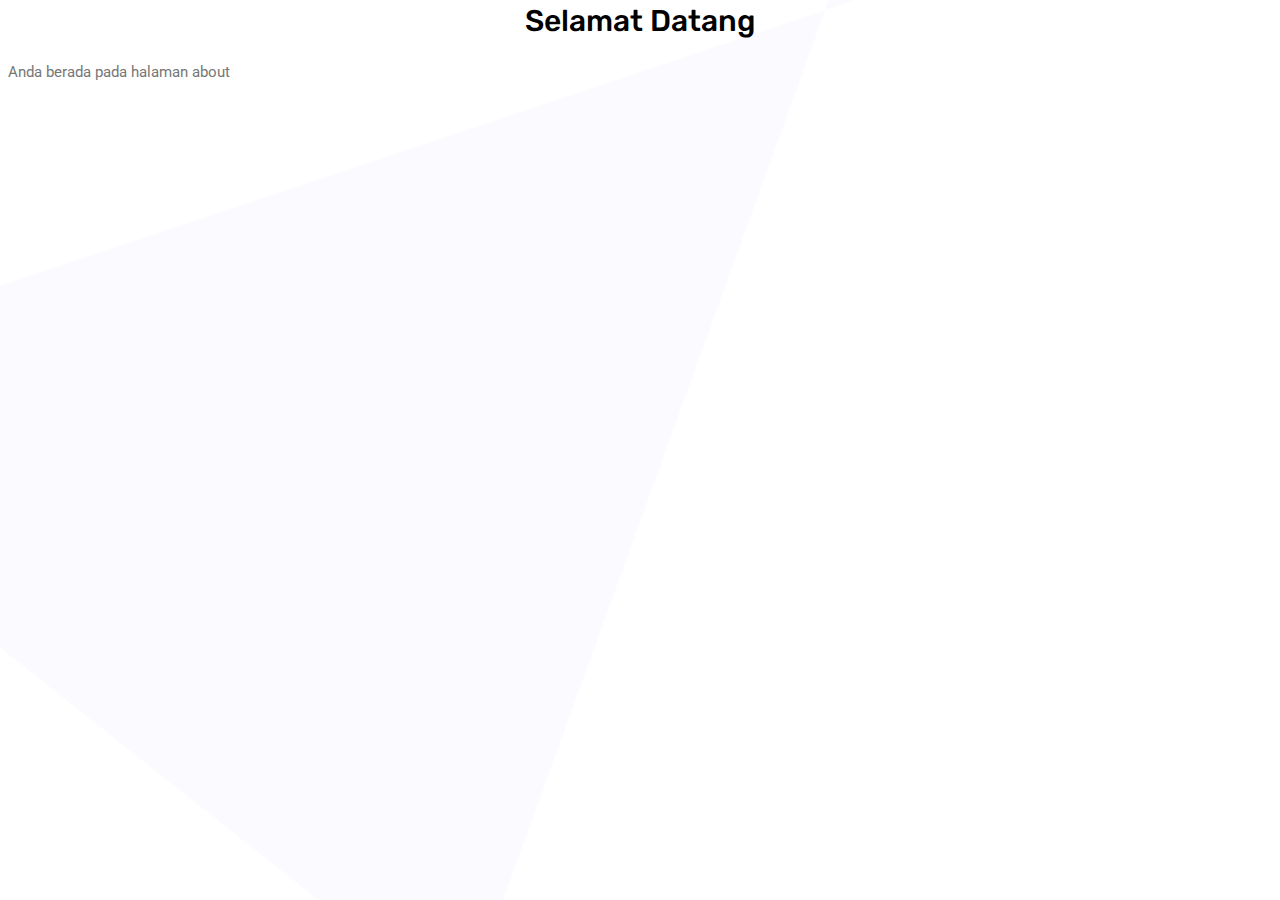
<file: about.html>
<html>
<head>
<title>About</title>
    <link rel="preconnect" href="https://fonts.googleapis.com">
    <link rel="preconnect" href="https://fonts.gstatic.com" crossorigin>
    <link href="https://fonts.googleapis.com/css2?family=Poppins:wght@200&family=Roboto+Condensed&display=swap" rel="stylesheet">
    <link rel="stylesheet" href="css/style.css" type="text/css">
</head>
<body>
    <h2><center>Selamat Datang</center></h2>
    <p>Anda berada pada halaman about</p>

</body>
</html>
</file>
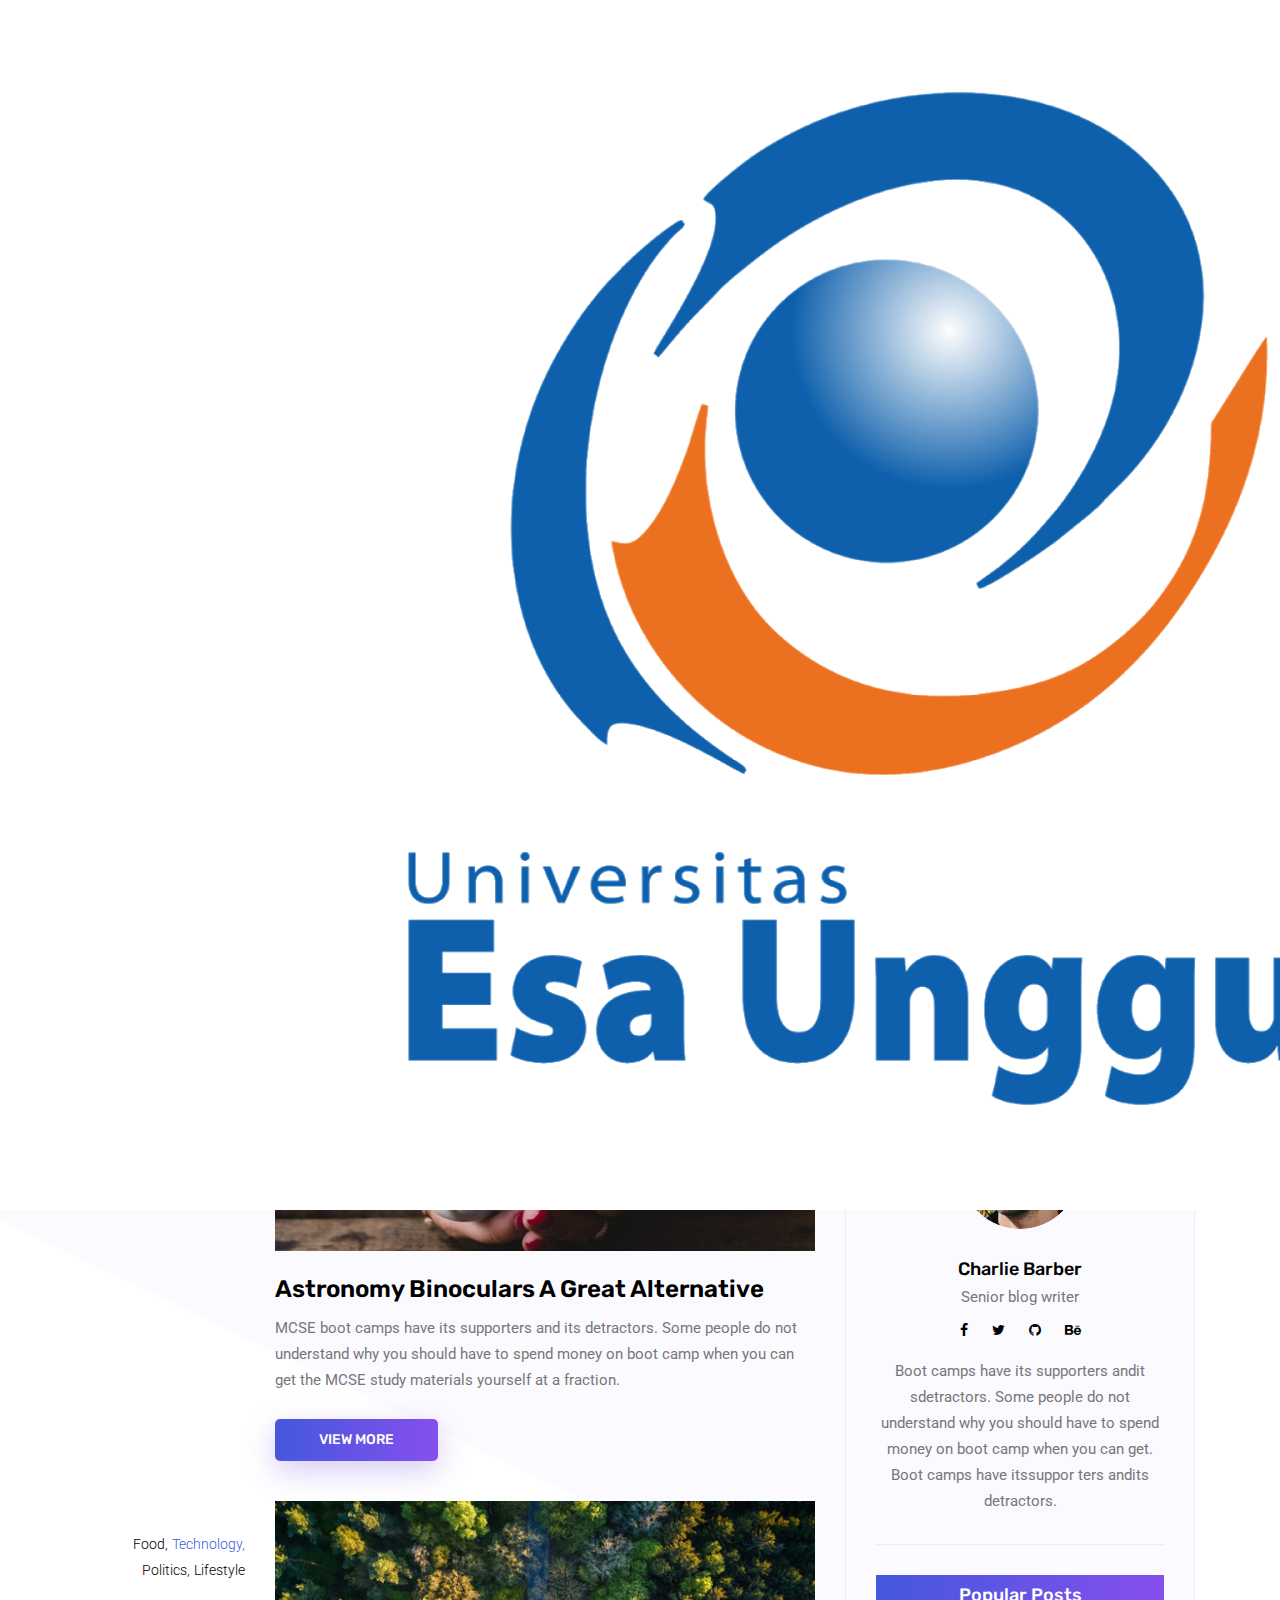
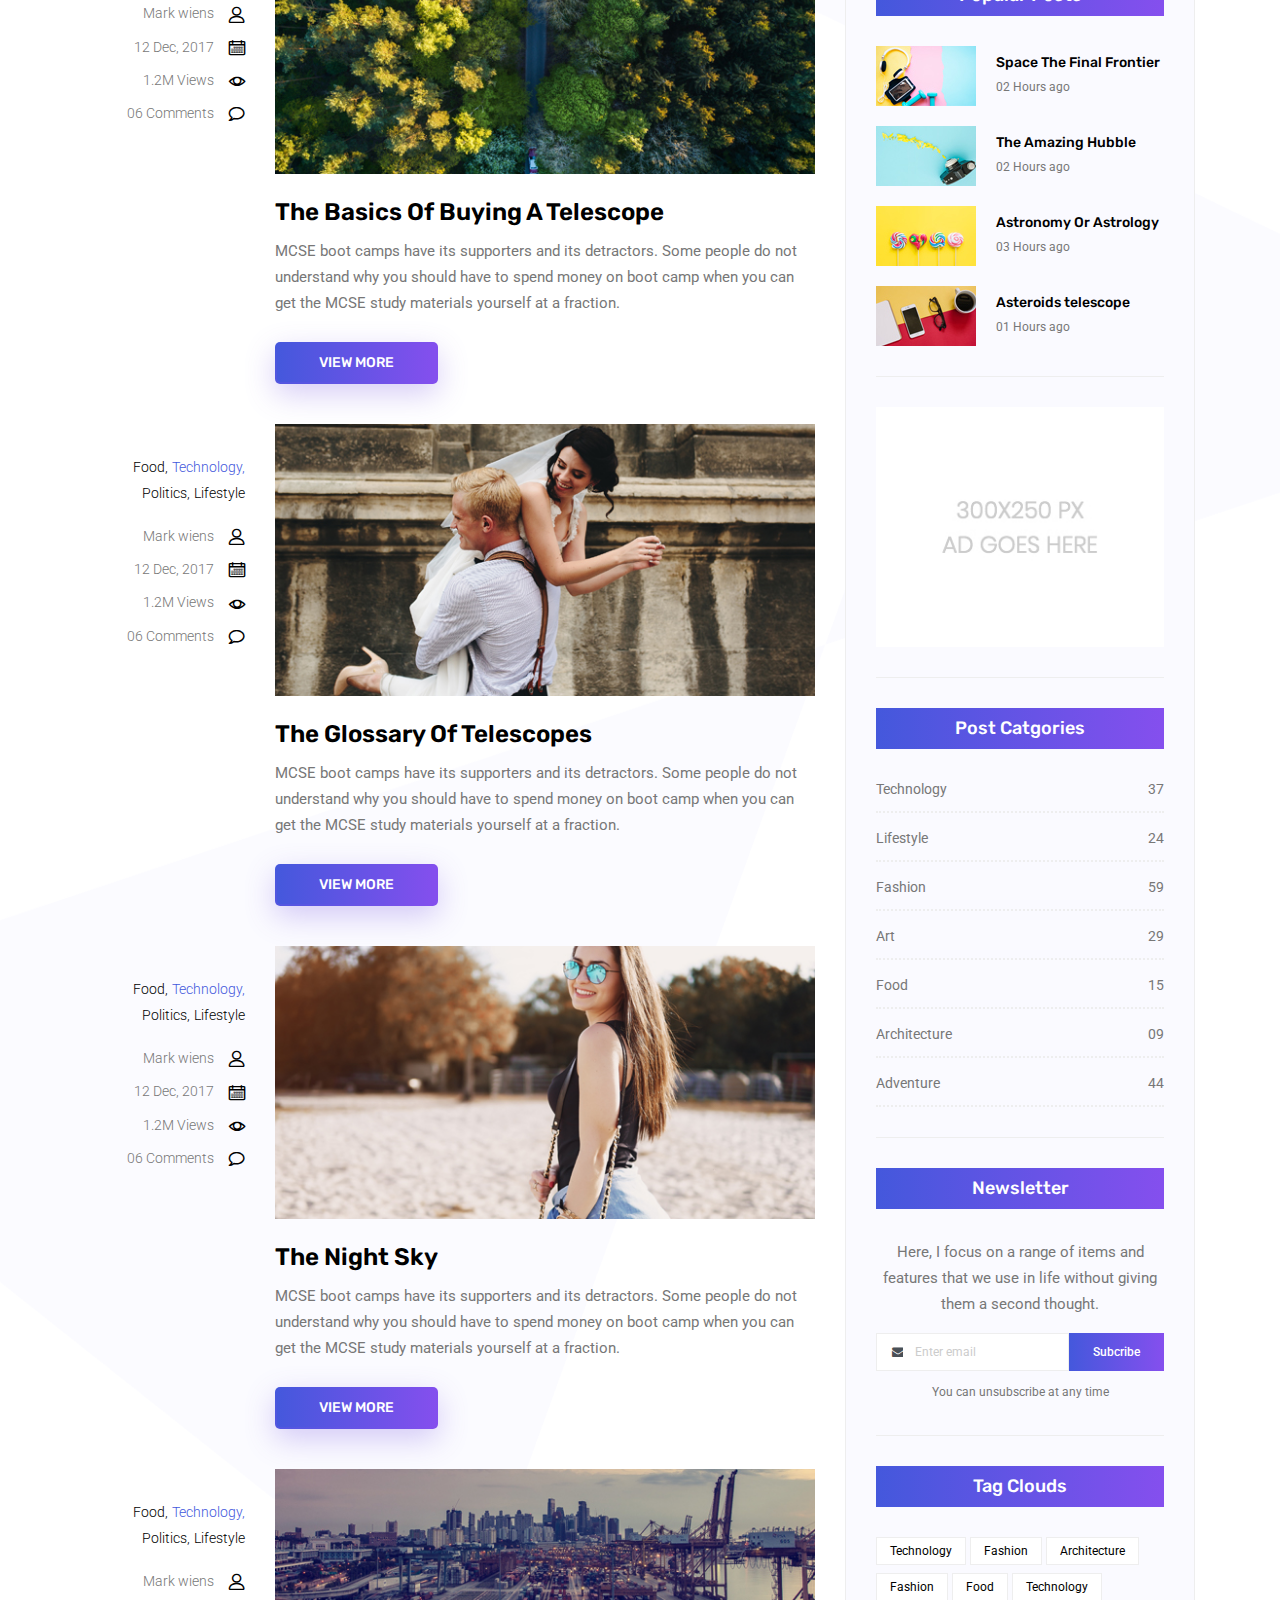
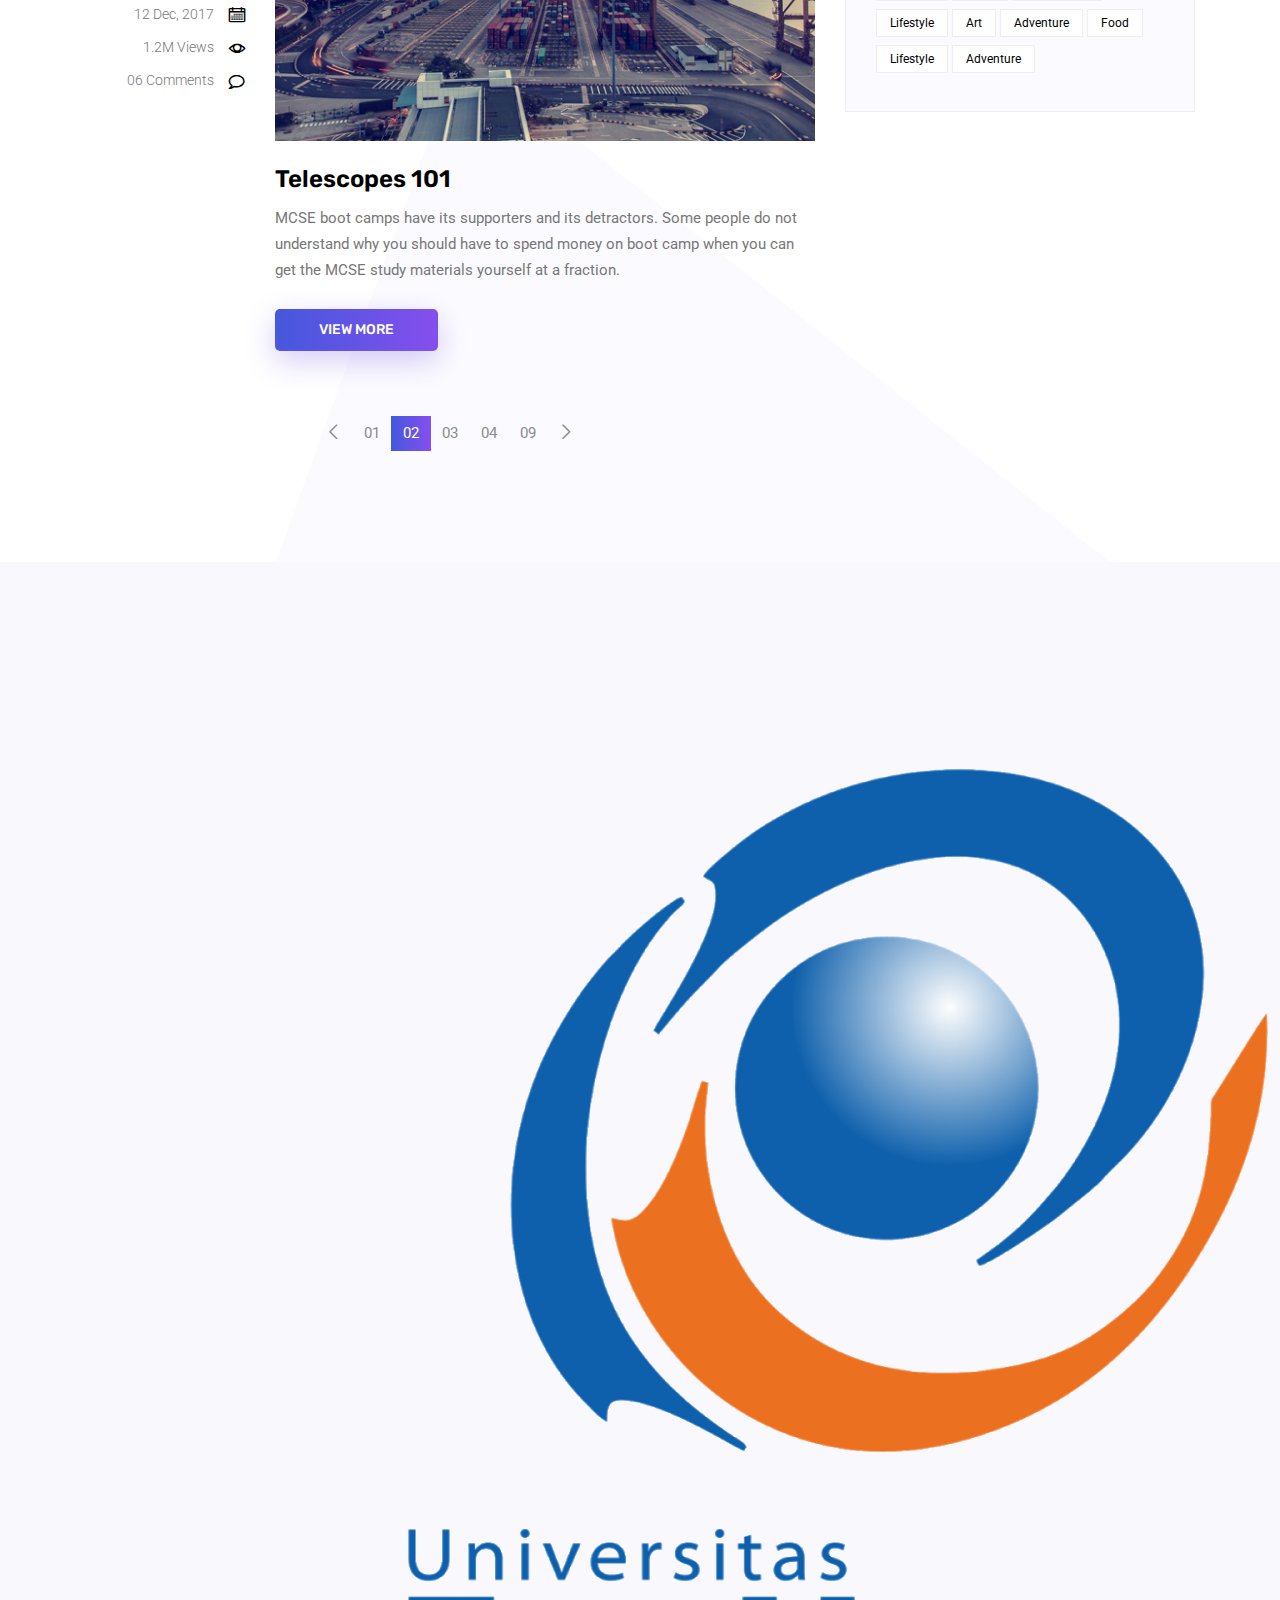
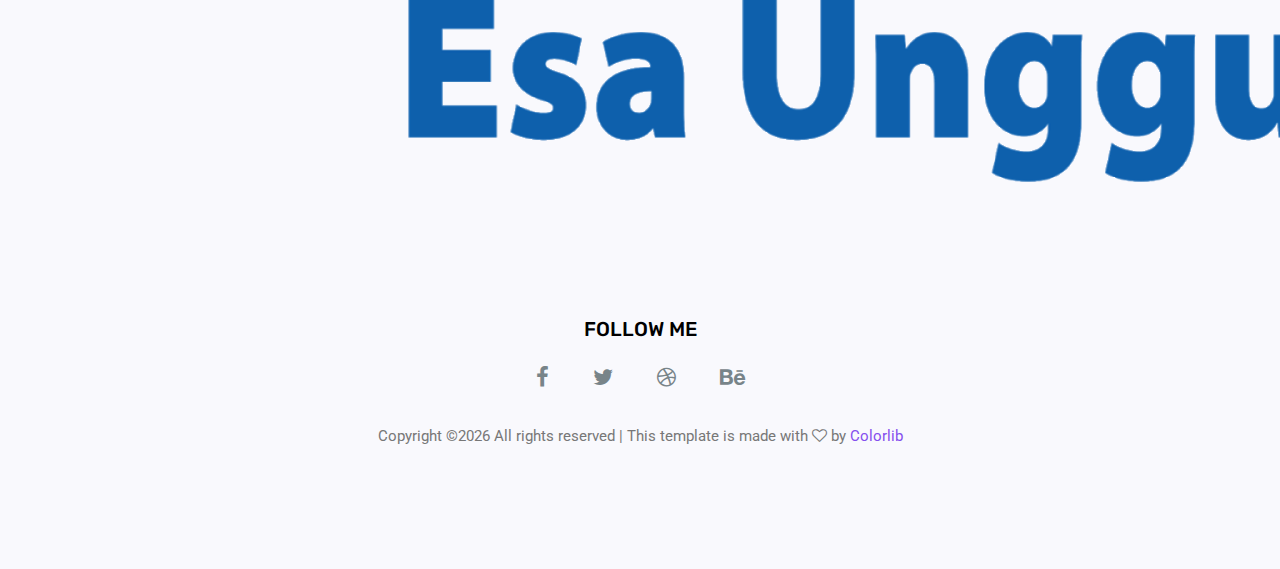
<file: blog.html>
<!doctype html>
<html lang="en">

<head>
	<!-- Required meta tags -->
	<meta charset="utf-8">
	<meta name="viewport" content="width=device-width, initial-scale=1, shrink-to-fit=no">
	<link rel="icon" href="img/favicon.png" type="image/png">
	<title>Blog</title>
	<!-- Bootstrap CSS -->
	<link rel="stylesheet" href="css/bootstrap.css">
	<link rel="stylesheet" href="vendors/linericon/style.css">
	<link rel="stylesheet" href="css/font-awesome.min.css">
	<link rel="stylesheet" href="vendors/owl-carousel/owl.carousel.min.css">
	<link rel="stylesheet" href="css/magnific-popup.css">
	<link rel="stylesheet" href="vendors/nice-select/css/nice-select.css">
	<!-- main css -->
	<link rel="stylesheet" href="css/style.css">
</head>

<body class="blog_version">

	<!--================ Start Header Area =================-->
	<header class="header_area">
		<div class="main_menu">
			<nav class="navbar navbar-expand-lg navbar-light">
				<div class="container">
					<!-- Brand and toggle get grouped for better mobile display -->
					<a class="navbar-brand logo_h" href="index.html"><img src="img/logo.png" alt=""></a>
					<button class="navbar-toggler" type="button" data-toggle="collapse" data-target="#navbarSupportedContent"
					 aria-controls="navbarSupportedContent" aria-expanded="false" aria-label="Toggle navigation">
						<span class="icon-bar"></span>
						<span class="icon-bar"></span>
						<span class="icon-bar"></span>
					</button>
					<!-- Collect the nav links, forms, and other content for toggling -->
					<div class="collapse navbar-collapse offset" id="navbarSupportedContent">
						<ul class="nav navbar-nav menu_nav justify-content-end">
							<li class="nav-item"><a class="nav-link" href="index.html">Home</a></li>
							<li class="nav-item"><a class="nav-link" href="about.html">About</a></li>
							<li class="nav-item"><a class="nav-link" href="services.html">Services</a></li>
							<li class="nav-item"><a class="nav-link" href="portfolio.html">Portfolio</a></li>
							<li class="nav-item submenu dropdown">
								<a href="#" class="nav-link dropdown-toggle" data-toggle="dropdown" role="button" aria-haspopup="true"
								 aria-expanded="false">Pages</a>
								<ul class="dropdown-menu">
                                    <li class="nav-item"><a class="nav-link" href="elements.html">Elements</a></li>
                                    <li class="nav-item"><a class="nav-link" href="portfolio-details.html">Portfolio Details</a></li>
								</ul>
							</li>
							<li class="nav-item submenu dropdown active">
								<a href="#" class="nav-link dropdown-toggle" data-toggle="dropdown" role="button" aria-haspopup="true"
								 aria-expanded="false">Blog</a>
								<ul class="dropdown-menu">
									<li class="nav-item"><a class="nav-link" href="blog.html">Blog</a></li>
									<li class="nav-item"><a class="nav-link" href="single-blog.html">Blog Details</a></li>
								</ul>
							</li>
							<li class="nav-item"><a class="nav-link" href="contact.html">Contact</a></li>
						</ul>
					</div>
				</div>
			</nav>
		</div>
	</header>
	<!--================ End Header Area =================-->

    <!--================ Start Banner Area =================-->
    <section class="banner_area">
        <div class="banner_inner d-flex align-items-center">
            <div class="container">
                <div class="banner_content text-center">
                    <h2>Blog</h2>
                    <div class="page_link">
                        <a href="index.html">Home</a>
                        <a href="blog.html">Our Blog</a>
                    </div>
                </div>
            </div>
        </div>
    </section>
    <!--================ End Banner Area =================-->
        
    <!--================Blog Categorie Area =================-->
    <section class="blog_categorie_area section_gap_top">
        <div class="container">
            <div class="row">
                <div class="col-lg-4">
                    <div class="categories_post">
                        <img src="img/blog/cat-post/cat-post-3.jpg" alt="post">
                        <div class="categories_details">
                            <div class="categories_text">
                                <a href="single-blog.html"><h5>Social Life</h5></a>
                                <div class="border_line"></div>
                                <p>Enjoy your social life together</p>
                            </div>
                        </div>
                    </div>
                </div>
                <div class="col-lg-4">
                    <div class="categories_post">
                        <img src="img/blog/cat-post/cat-post-2.jpg" alt="post">
                        <div class="categories_details">
                            <div class="categories_text">
                                <a href="single-blog.html"><h5>Politics</h5></a>
                                <div class="border_line"></div>
                                <p>Be a part of politics</p>
                            </div>
                        </div>
                    </div>
                </div>
                <div class="col-lg-4">
                    <div class="categories_post">
                        <img src="img/blog/cat-post/cat-post-1.jpg" alt="post">
                        <div class="categories_details">
                            <div class="categories_text">
                                <a href="single-blog.html"><h5>Food</h5></a>
                                <div class="border_line"></div>
                                <p>Let the food be finished</p>
                            </div>
                        </div>
                    </div>
                </div>
            </div>
        </div>
    </section>
    <!--================Blog Categorie Area =================-->
    
    <!--================Blog Area =================-->
    <section class="blog_area">
        <div class="container">
            <div class="row">
                <div class="col-lg-8">
                    <div class="blog_left_sidebar">
                        <article class="row blog_item">
                            <div class="col-md-3">
                                <div class="blog_info text-right">
                                    <div class="post_tag">
                                        <a href="#">Food,</a>
                                        <a class="active" href="#">Technology,</a>
                                        <a href="#">Politics,</a>
                                        <a href="#">Lifestyle</a>
                                    </div>
                                    <ul class="blog_meta list">
                                        <li><a href="#">Mark wiens<i class="lnr lnr-user"></i></a></li>
                                        <li><a href="#">12 Dec, 2017<i class="lnr lnr-calendar-full"></i></a></li>
                                        <li><a href="#">1.2M Views<i class="lnr lnr-eye"></i></a></li>
                                        <li><a href="#">06 Comments<i class="lnr lnr-bubble"></i></a></li>
                                    </ul>
                                </div>
                            </div>
                            <div class="col-md-9">
                                <div class="blog_post">
                                    <img src="img/blog/main-blog/m-blog-1.jpg" alt="">
                                    <div class="blog_details">
                                        <a href="single-blog.html"><h2>Astronomy Binoculars A Great Alternative</h2></a>
                                        <p>MCSE boot camps have its supporters and its detractors. Some people do not understand why you should have to spend money on boot camp when you can get the MCSE study materials yourself at a fraction.</p>
                                        <a href="single-blog.html" class="primary_btn"><span>View More</span></a>
                                    </div>
                                </div>
                            </div>
                        </article>
                        <article class="row blog_item">
                            <div class="col-md-3">
                                <div class="blog_info text-right">
                                    <div class="post_tag">
                                        <a href="#">Food,</a>
                                        <a class="active" href="#">Technology,</a>
                                        <a href="#">Politics,</a>
                                        <a href="#">Lifestyle</a>
                                    </div>
                                    <ul class="blog_meta list">
                                        <li><a href="#">Mark wiens<i class="lnr lnr-user"></i></a></li>
                                        <li><a href="#">12 Dec, 2017<i class="lnr lnr-calendar-full"></i></a></li>
                                        <li><a href="#">1.2M Views<i class="lnr lnr-eye"></i></a></li>
                                        <li><a href="#">06 Comments<i class="lnr lnr-bubble"></i></a></li>
                                    </ul>
                                </div>
                            </div>
                            <div class="col-md-9">
                                <div class="blog_post">
                                    <img src="img/blog/main-blog/m-blog-2.jpg" alt="">
                                    <div class="blog_details">
                                        <a href="single-blog.html"><h2>The Basics Of Buying A Telescope</h2></a>
                                        <p>MCSE boot camps have its supporters and its detractors. Some people do not understand why you should have to spend money on boot camp when you can get the MCSE study materials yourself at a fraction.</p>
                                        <a href="single-blog.html" class="primary_btn"><span>View More</span></a>
                                    </div>
                                </div>
                            </div>
                        </article>
                        <article class="row blog_item">
                            <div class="col-md-3">
                                <div class="blog_info text-right">
                                    <div class="post_tag">
                                        <a href="#">Food,</a>
                                        <a class="active" href="#">Technology,</a>
                                        <a href="#">Politics,</a>
                                        <a href="#">Lifestyle</a>
                                    </div>
                                    <ul class="blog_meta list">
                                        <li><a href="#">Mark wiens<i class="lnr lnr-user"></i></a></li>
                                        <li><a href="#">12 Dec, 2017<i class="lnr lnr-calendar-full"></i></a></li>
                                        <li><a href="#">1.2M Views<i class="lnr lnr-eye"></i></a></li>
                                        <li><a href="#">06 Comments<i class="lnr lnr-bubble"></i></a></li>
                                    </ul>
                                </div>
                            </div>
                            <div class="col-md-9">
                                <div class="blog_post">
                                    <img src="img/blog/main-blog/m-blog-3.jpg" alt="">
                                    <div class="blog_details">
                                        <a href="single-blog.html"><h2>The Glossary Of Telescopes</h2></a>
                                        <p>MCSE boot camps have its supporters and its detractors. Some people do not understand why you should have to spend money on boot camp when you can get the MCSE study materials yourself at a fraction.</p>
                                        <a href="single-blog.html" class="primary_btn"><span>View More</span></a>
                                    </div>
                                </div>
                            </div>
                        </article>
                        <article class="row blog_item">
                            <div class="col-md-3">
                                <div class="blog_info text-right">
                                    <div class="post_tag">
                                        <a href="#">Food,</a>
                                        <a class="active" href="#">Technology,</a>
                                        <a href="#">Politics,</a>
                                        <a href="#">Lifestyle</a>
                                    </div>
                                    <ul class="blog_meta list">
                                        <li><a href="#">Mark wiens<i class="lnr lnr-user"></i></a></li>
                                        <li><a href="#">12 Dec, 2017<i class="lnr lnr-calendar-full"></i></a></li>
                                        <li><a href="#">1.2M Views<i class="lnr lnr-eye"></i></a></li>
                                        <li><a href="#">06 Comments<i class="lnr lnr-bubble"></i></a></li>
                                    </ul>
                                </div>
                            </div>
                            <div class="col-md-9">
                                <div class="blog_post">
                                    <img src="img/blog/main-blog/m-blog-4.jpg" alt="">
                                    <div class="blog_details">
                                        <a href="single-blog.html"><h2>The Night Sky</h2></a>
                                        <p>MCSE boot camps have its supporters and its detractors. Some people do not understand why you should have to spend money on boot camp when you can get the MCSE study materials yourself at a fraction.</p>
                                        <a href="single-blog.html" class="primary_btn"><span>View More</span></a>
                                    </div>
                                </div>
                            </div>
                        </article>
                        <article class="row blog_item">
                            <div class="col-md-3">
                                <div class="blog_info text-right">
                                    <div class="post_tag">
                                        <a href="#">Food,</a>
                                        <a class="active" href="#">Technology,</a>
                                        <a href="#">Politics,</a>
                                        <a href="#">Lifestyle</a>
                                    </div>
                                    <ul class="blog_meta list">
                                        <li><a href="#">Mark wiens<i class="lnr lnr-user"></i></a></li>
                                        <li><a href="#">12 Dec, 2017<i class="lnr lnr-calendar-full"></i></a></li>
                                        <li><a href="#">1.2M Views<i class="lnr lnr-eye"></i></a></li>
                                        <li><a href="#">06 Comments<i class="lnr lnr-bubble"></i></a></li>
                                    </ul>
                                </div>
                            </div>
                            <div class="col-md-9">
                                <div class="blog_post">
                                    <img src="img/blog/main-blog/m-blog-5.jpg" alt="">
                                    <div class="blog_details">
                                        <a href="single-blog.html"><h2>Telescopes 101</h2></a>
                                        <p>MCSE boot camps have its supporters and its detractors. Some people do not understand why you should have to spend money on boot camp when you can get the MCSE study materials yourself at a fraction.</p>
                                        <a href="single-blog.html" class="primary_btn"><span>View More</span></a>
                                    </div>
                                </div>
                            </div>
                        </article>
                        <nav class="blog-pagination justify-content-center d-flex">
                            <ul class="pagination">
                                <li class="page-item">
                                    <a href="#" class="page-link" aria-label="Previous">
                                        <span aria-hidden="true">
                                            <span class="lnr lnr-chevron-left"></span>
                                        </span>
                                    </a>
                                </li>
                                <li class="page-item"><a href="#" class="page-link">01</a></li>
                                <li class="page-item active"><a href="#" class="page-link">02</a></li>
                                <li class="page-item"><a href="#" class="page-link">03</a></li>
                                <li class="page-item"><a href="#" class="page-link">04</a></li>
                                <li class="page-item"><a href="#" class="page-link">09</a></li>
                                <li class="page-item">
                                    <a href="#" class="page-link" aria-label="Next">
                                        <span aria-hidden="true">
                                            <span class="lnr lnr-chevron-right"></span>
                                        </span>
                                    </a>
                                </li>
                            </ul>
                        </nav>
                    </div>
                </div>
                <div class="col-lg-4">
                    <div class="blog_right_sidebar">
                        <aside class="single_sidebar_widget search_widget">
                            <div class="input-group">
                                <input type="text" class="form-control" placeholder="Search Posts">
                                <span class="input-group-btn">
                                    <button class="btn btn-default" type="button"><i class="lnr lnr-magnifier"></i></button>
                                </span>
                            </div><!-- /input-group -->
                            <div class="br"></div>
                        </aside>
                        <aside class="single_sidebar_widget author_widget">
                            <img class="author_img rounded-circle" src="img/blog/author.png" alt="">
                            <h4>Charlie Barber</h4>
                            <p>Senior blog writer</p>
                            <div class="social_icon">
                                <a href="#"><i class="fa fa-facebook"></i></a>
                                <a href="#"><i class="fa fa-twitter"></i></a>
                                <a href="#"><i class="fa fa-github"></i></a>
                                <a href="#"><i class="fa fa-behance"></i></a>
                            </div>
                            <p>Boot camps have its supporters andit sdetractors. Some people do not understand why you should have to spend money on boot camp when you can get. Boot camps have itssuppor ters andits detractors.</p>
                            <div class="br"></div>
                        </aside>
                        <aside class="single_sidebar_widget popular_post_widget">
                            <h3 class="widget_title">Popular Posts</h3>
                            <div class="media post_item">
                                <img src="img/blog/popular-post/post1.jpg" alt="post">
                                <div class="media-body">
                                    <a href="single-blog.html"><h3>Space The Final Frontier</h3></a>
                                    <p>02 Hours ago</p>
                                </div>
                            </div>
                            <div class="media post_item">
                                <img src="img/blog/popular-post/post2.jpg" alt="post">
                                <div class="media-body">
                                    <a href="single-blog.html"><h3>The Amazing Hubble</h3></a>
                                    <p>02 Hours ago</p>
                                </div>
                            </div>
                            <div class="media post_item">
                                <img src="img/blog/popular-post/post3.jpg" alt="post">
                                <div class="media-body">
                                    <a href="single-blog.html"><h3>Astronomy Or Astrology</h3></a>
                                    <p>03 Hours ago</p>
                                </div>
                            </div>
                            <div class="media post_item">
                                <img src="img/blog/popular-post/post4.jpg" alt="post">
                                <div class="media-body">
                                    <a href="single-blog.html"><h3>Asteroids telescope</h3></a>
                                    <p>01 Hours ago</p>
                                </div>
                            </div>
                            <div class="br"></div>
                        </aside>
                        <aside class="single_sidebar_widget ads_widget">
                            <a href="#"><img class="img-fluid" src="img/blog/add.jpg" alt=""></a>
                            <div class="br"></div>
                        </aside>
                        <aside class="single_sidebar_widget post_category_widget">
                            <h4 class="widget_title">Post Catgories</h4>
                            <ul class="list cat-list">
                                <li>
                                    <a href="#" class="d-flex justify-content-between">
                                        <p>Technology</p>
                                        <p>37</p>
                                    </a>
                                </li>
                                <li>
                                    <a href="#" class="d-flex justify-content-between">
                                        <p>Lifestyle</p>
                                        <p>24</p>
                                    </a>
                                </li>
                                <li>
                                    <a href="#" class="d-flex justify-content-between">
                                        <p>Fashion</p>
                                        <p>59</p>
                                    </a>
                                </li>
                                <li>
                                    <a href="#" class="d-flex justify-content-between">
                                        <p>Art</p>
                                        <p>29</p>
                                    </a>
                                </li>
                                <li>
                                    <a href="#" class="d-flex justify-content-between">
                                        <p>Food</p>
                                        <p>15</p>
                                    </a>
                                </li>
                                <li>
                                    <a href="#" class="d-flex justify-content-between">
                                        <p>Architecture</p>
                                        <p>09</p>
                                    </a>
                                </li>
                                <li>
                                    <a href="#" class="d-flex justify-content-between">
                                        <p>Adventure</p>
                                        <p>44</p>
                                    </a>
                                </li>															
                            </ul>
                            <div class="br"></div>
                        </aside>
                        <aside class="single-sidebar-widget newsletter_widget">
                            <h4 class="widget_title">Newsletter</h4>
                            <p>
                            Here, I focus on a range of items and features that we use in life without
                            giving them a second thought.
                            </p>
                            <div class="form-group d-flex flex-row">
                                <div class="input-group">
                                    <div class="input-group-prepend">
                                        <div class="input-group-text"><i class="fa fa-envelope" aria-hidden="true"></i></div>
                                    </div>
                                    <input type="text" class="form-control" id="inlineFormInputGroup" placeholder="Enter email" onfocus="this.placeholder = ''" onblur="this.placeholder = 'Enter email'">
                                </div>
                                <a href="#" class="bbtns">Subcribe</a>
                            </div>	
                            <p class="text-bottom">You can unsubscribe at any time</p>	
                            <div class="br"></div>							
                        </aside>
                        <aside class="single-sidebar-widget tag_cloud_widget">
                            <h4 class="widget_title">Tag Clouds</h4>
                            <ul class="list">
                                <li><a href="#">Technology</a></li>
                                <li><a href="#">Fashion</a></li>
                                <li><a href="#">Architecture</a></li>
                                <li><a href="#">Fashion</a></li>
                                <li><a href="#">Food</a></li>
                                <li><a href="#">Technology</a></li>
                                <li><a href="#">Lifestyle</a></li>
                                <li><a href="#">Art</a></li>
                                <li><a href="#">Adventure</a></li>
                                <li><a href="#">Food</a></li>
                                <li><a href="#">Lifestyle</a></li>
                                <li><a href="#">Adventure</a></li>
                            </ul>
                        </aside>
                    </div>
                </div>
            </div>
        </div>
    </section>
    <!--================Blog Area =================-->
    
    <!--================Footer Area =================-->
	<footer class="footer_area">
        <div class="container">
            <div class="row justify-content-center">
                <div class="col-lg-12">
                    <div class="footer_top flex-column">
                        <div class="footer_logo">
                            <a href="#">
                                <img src="img/logo.png" alt="">
                            </a>
                            <h4>Follow Me</h4>
                        </div>
                        <div class="footer_social">
                            <a href="#"><i class="fa fa-facebook"></i></a>
                            <a href="#"><i class="fa fa-twitter"></i></a>
                            <a href="#"><i class="fa fa-dribbble"></i></a>
                            <a href="#"><i class="fa fa-behance"></i></a>
                        </div>
                    </div>
                </div>
            </div>
            <div class="row footer_bottom justify-content-center">
                <p class="col-lg-8 col-sm-12 footer-text">
                    <!-- Link back to Colorlib can't be removed. Template is licensed under CC BY 3.0. -->
Copyright &copy;<script>document.write(new Date().getFullYear());</script> All rights reserved | This template is made with <i class="fa fa-heart-o" aria-hidden="true"></i> by <a href="https://colorlib.com" target="_blank">Colorlib</a>
<!-- Link back to Colorlib can't be removed. Template is licensed under CC BY 3.0. --></p>
            </div>
        </div>
    </footer>
    <!--================End Footer Area =================-->
   
    <!-- Optional JavaScript -->
    <!-- jQuery first, then Popper.js, then Bootstrap JS -->
    <script src="js/jquery-3.2.1.min.js"></script>
    <script src="js/popper.js"></script>
    <script src="js/bootstrap.min.js"></script>
    <script src="js/stellar.js"></script>
    <script src="vendors/lightbox/simpleLightbox.min.js"></script>
    <script src="vendors/nice-select/js/jquery.nice-select.min.js"></script>
    <script src="vendors/isotope/imagesloaded.pkgd.min.js"></script>
    <script src="vendors/isotope/isotope-min.js"></script>
    <script src="vendors/owl-carousel/owl.carousel.min.js"></script>
    <script src="js/jquery.ajaxchimp.min.js"></script>
    <script src="js/mail-script.js"></script>
    <script src="js/theme.js"></script>
</body>
</html>
</file>
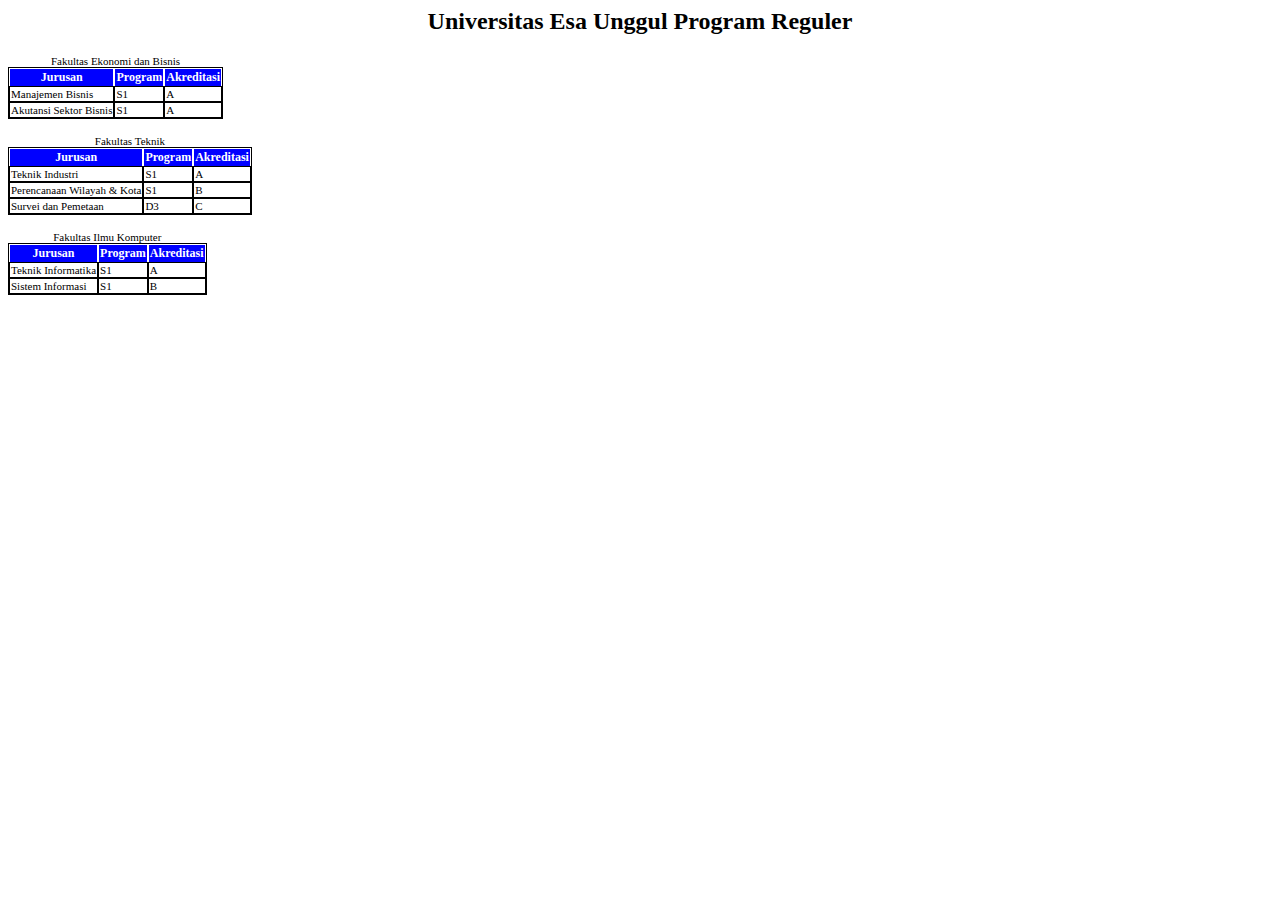
<file: dataJurusan.html>
<html>
<head>
<title>Jurusan</title>
<link rel="stylesheet" href="style.css" type="text/css">
</head>
<body>
<h2><center>Universitas Esa Unggul Program Reguler</center></h2>
<table>
    <caption>Fakultas Ekonomi dan Bisnis</caption>
    <tr>
        <td class="judul">Jurusan</td>
        <td class="judul">Program</td>
        <td class="judul">Akreditasi</td>
    </tr>
    <tr>
        <td>Manajemen Bisnis</td>
        <td>S1</td>
        <td>A</td>
    </tr>
    <tr>
        <td>Akutansi Sektor Bisnis</td>
        <td>S1</td>
        <td>A</td>
    </tr>
    
</table>
<p></p>
<table>
    <caption>Fakultas Teknik</caption>
    <tr>
        <td class="judul">Jurusan</td>
        <td class="judul">Program</td>
        <td class="judul">Akreditasi</td>
    </tr>
    <tr>
        <td>Teknik Industri</td>
        <td>S1</td>
        <td>A</td>
    </tr>
    <tr>
        <td>Perencanaan Wilayah & Kota</td>
        <td>S1</td>
        <td>B</td>
    </tr>
    <tr>
        <td>Survei dan Pemetaan</td>
        <td>D3</td>
        <td>C</td>
    </tr>
</table>
<p></p>
<table>
    <caption>Fakultas Ilmu Komputer</caption>
    <tr>
        <td class="judul">Jurusan</td>
        <td class="judul">Program</td>
        <td class="judul">Akreditasi</td>
    </tr>
    <tr>
        <td>Teknik Informatika</td>
        <td>S1</td>
        <td>A</td>
    </tr>
    <tr>
        <td>Sistem Informasi</td>
        <td>S1</td>
        <td>B</td>
    </tr>
</table>

</body>
</html>
</file>
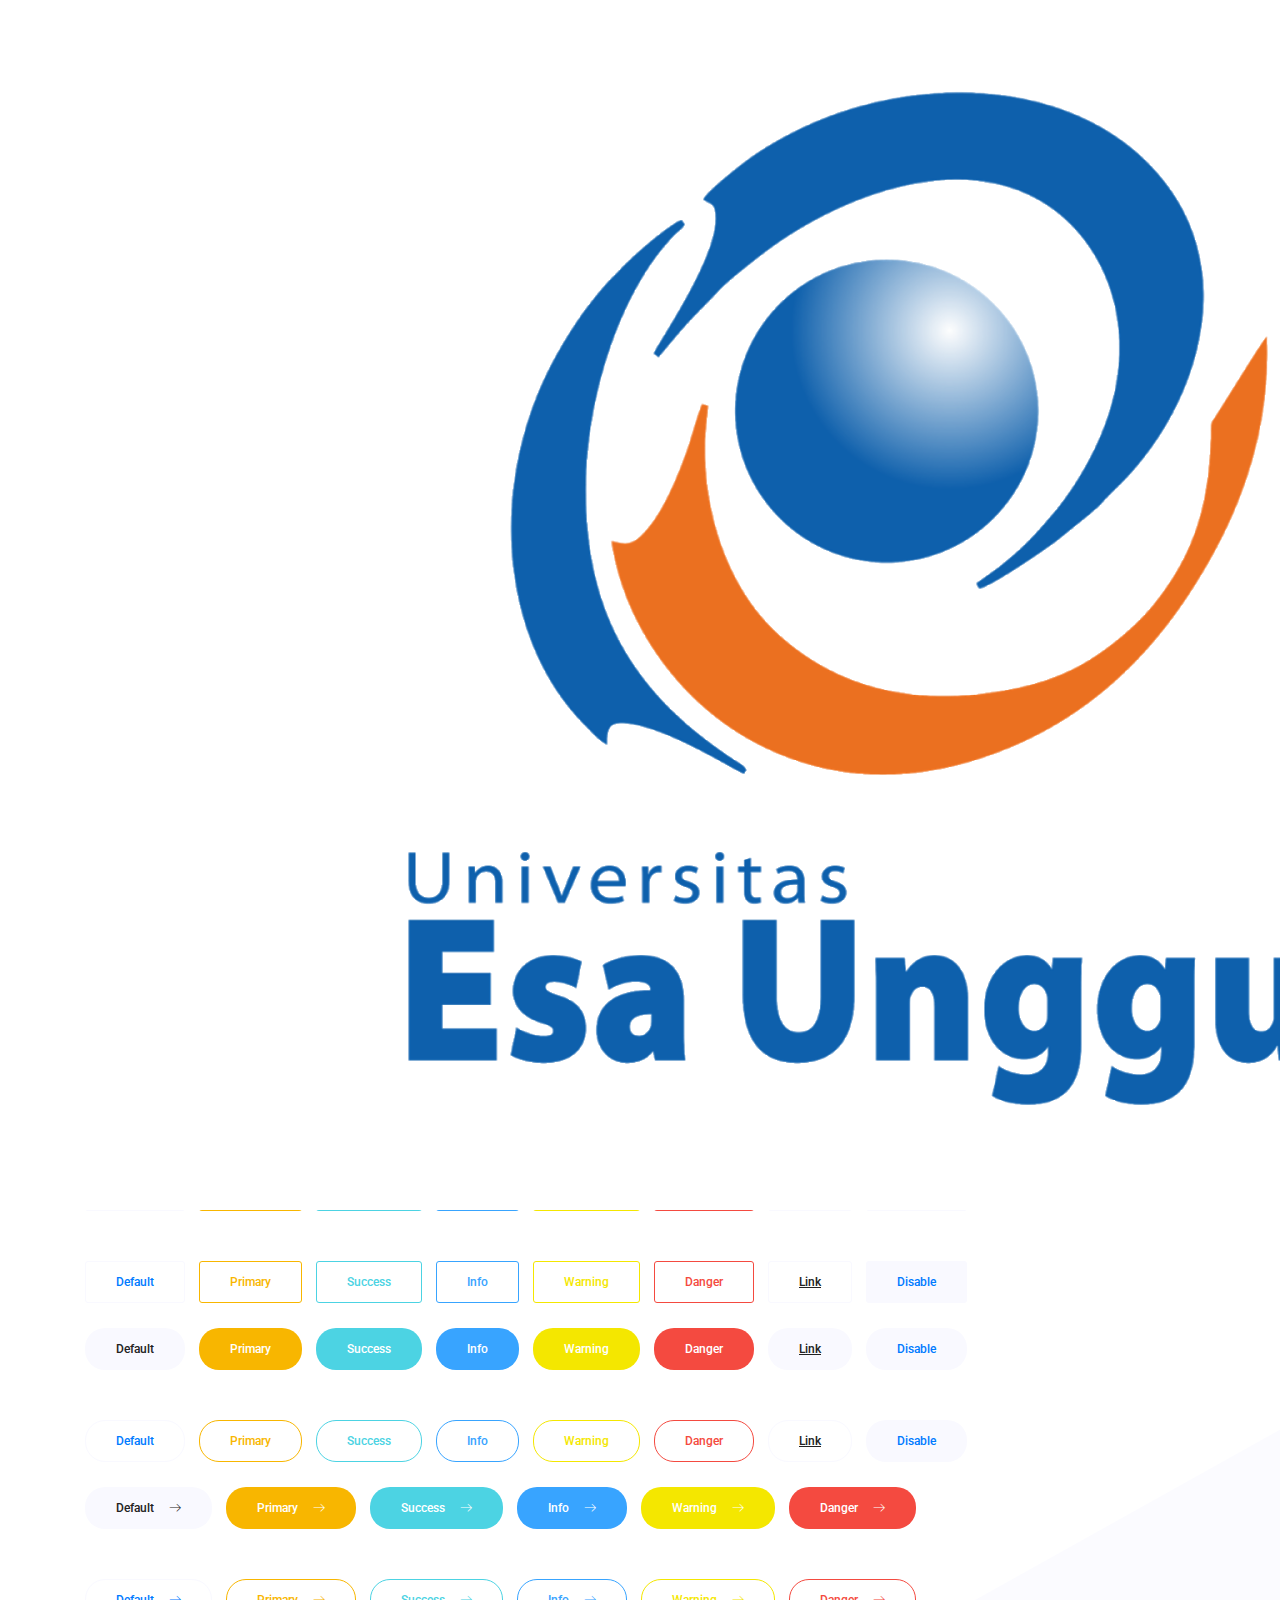
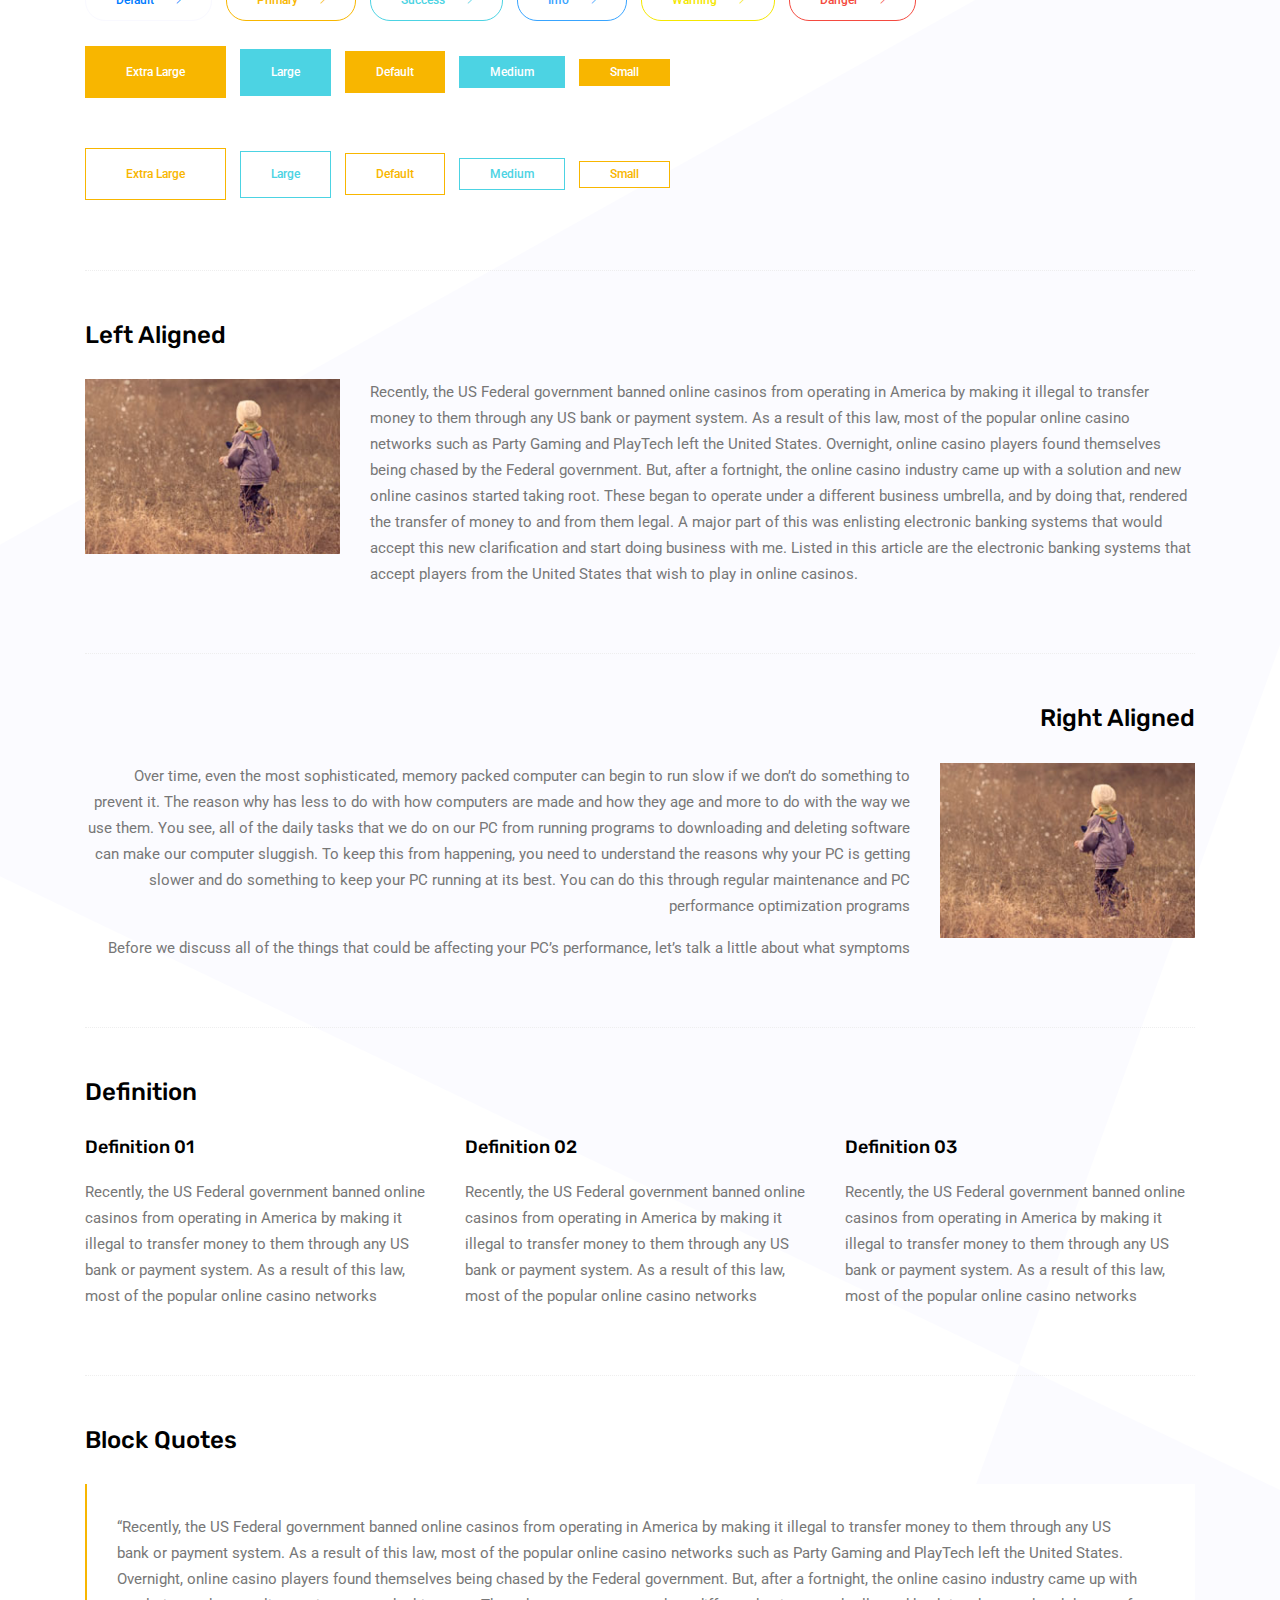
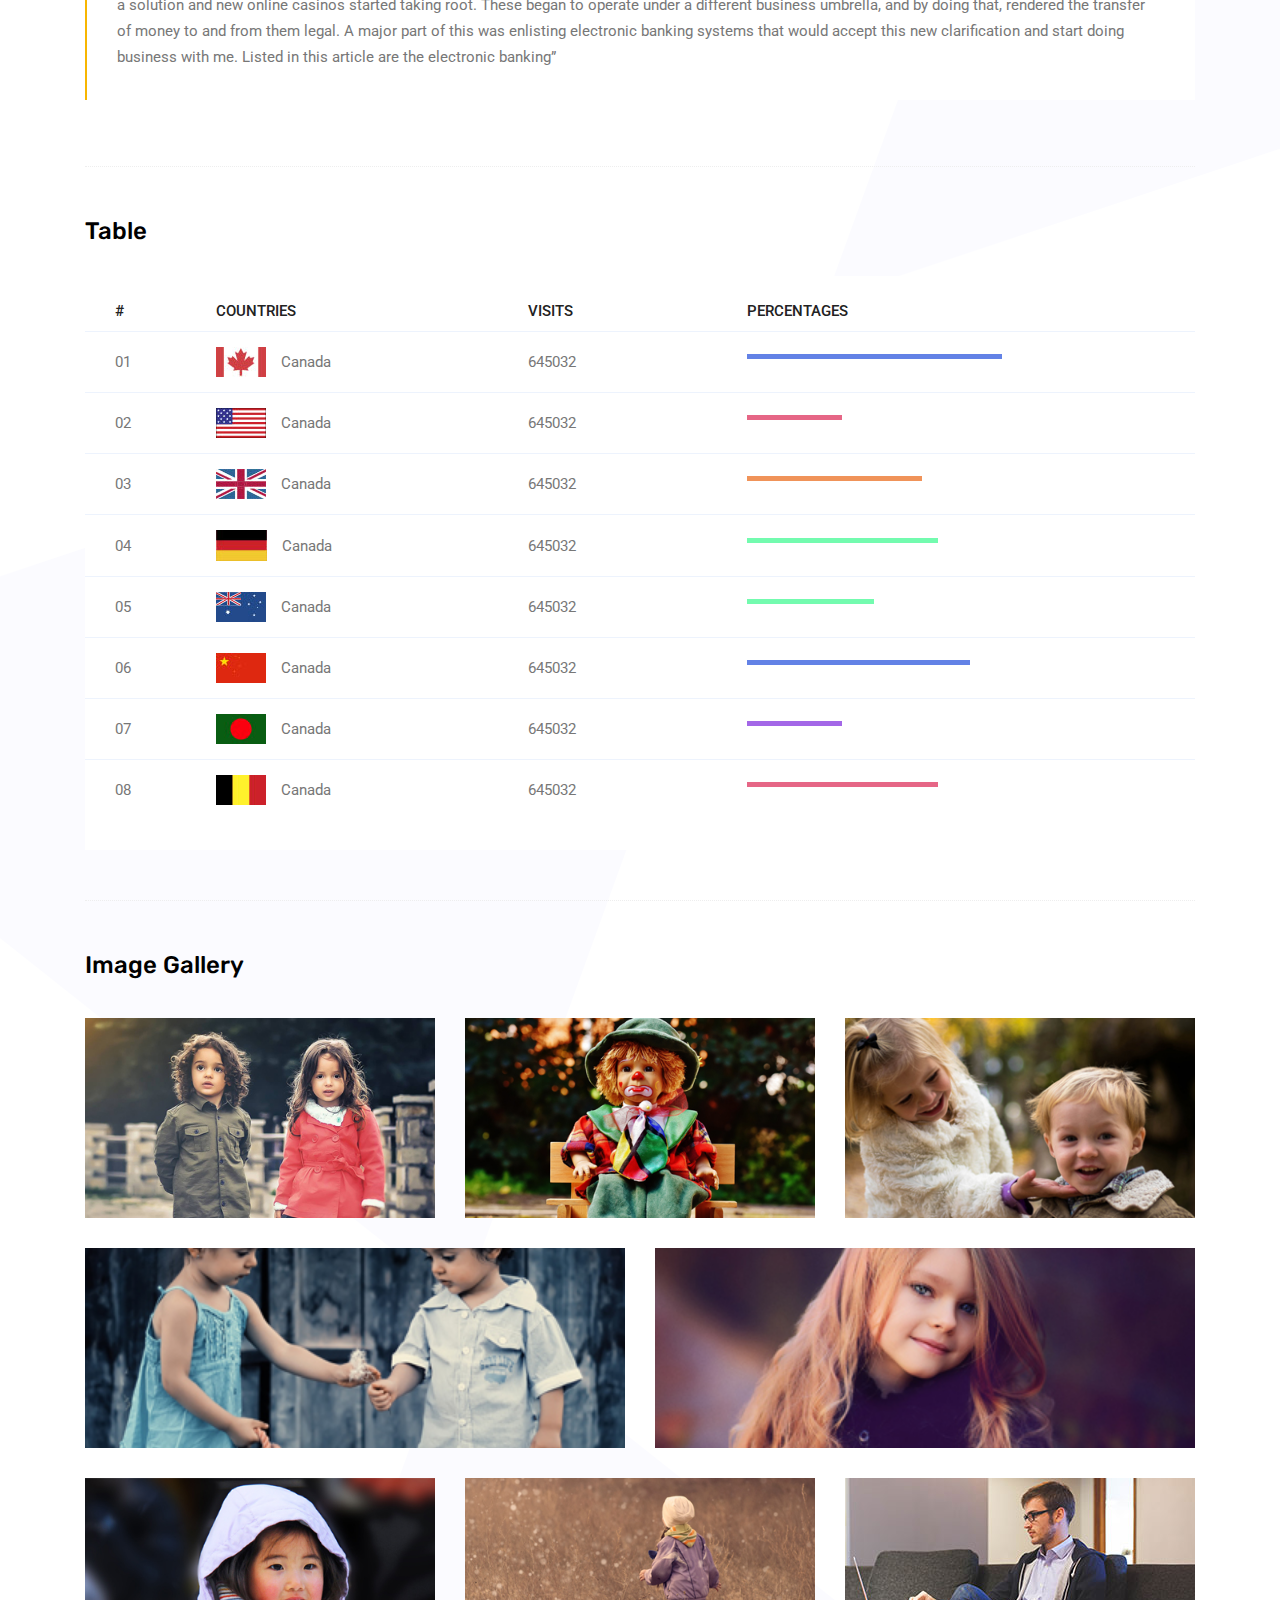
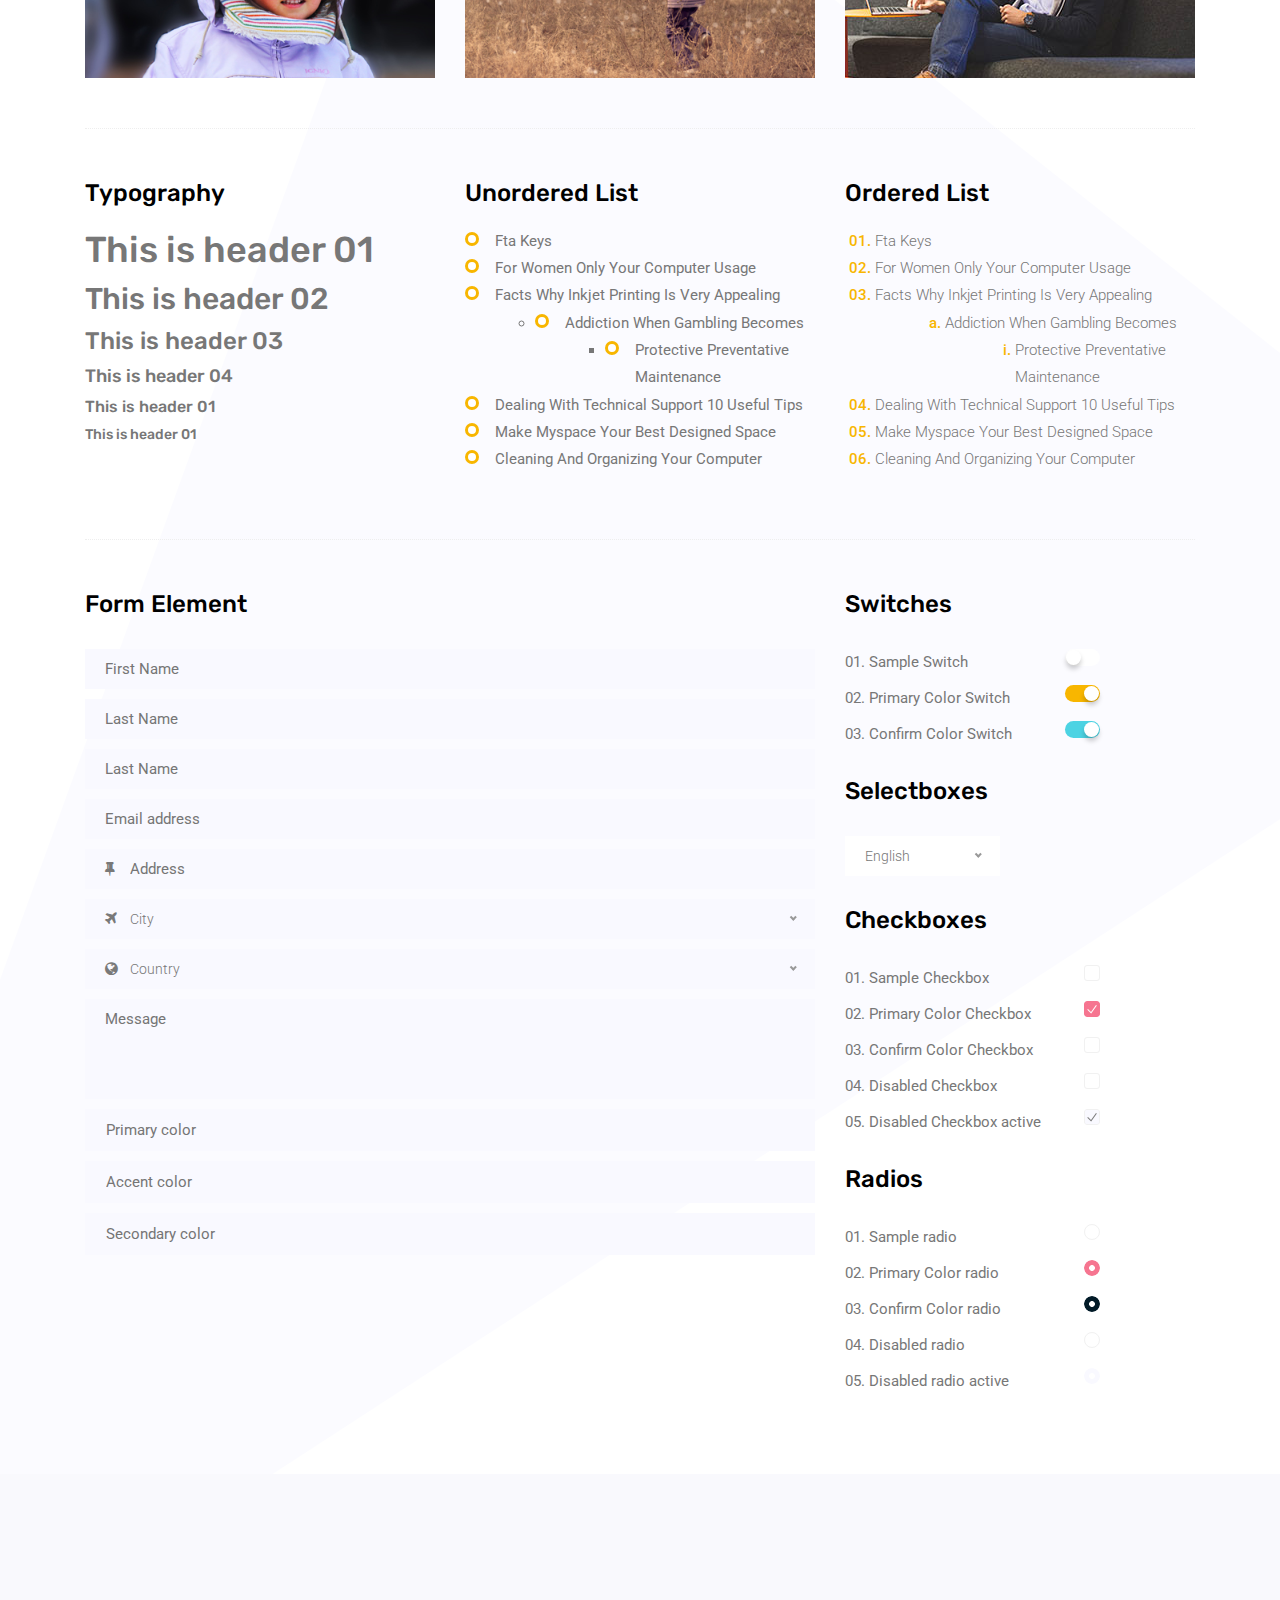
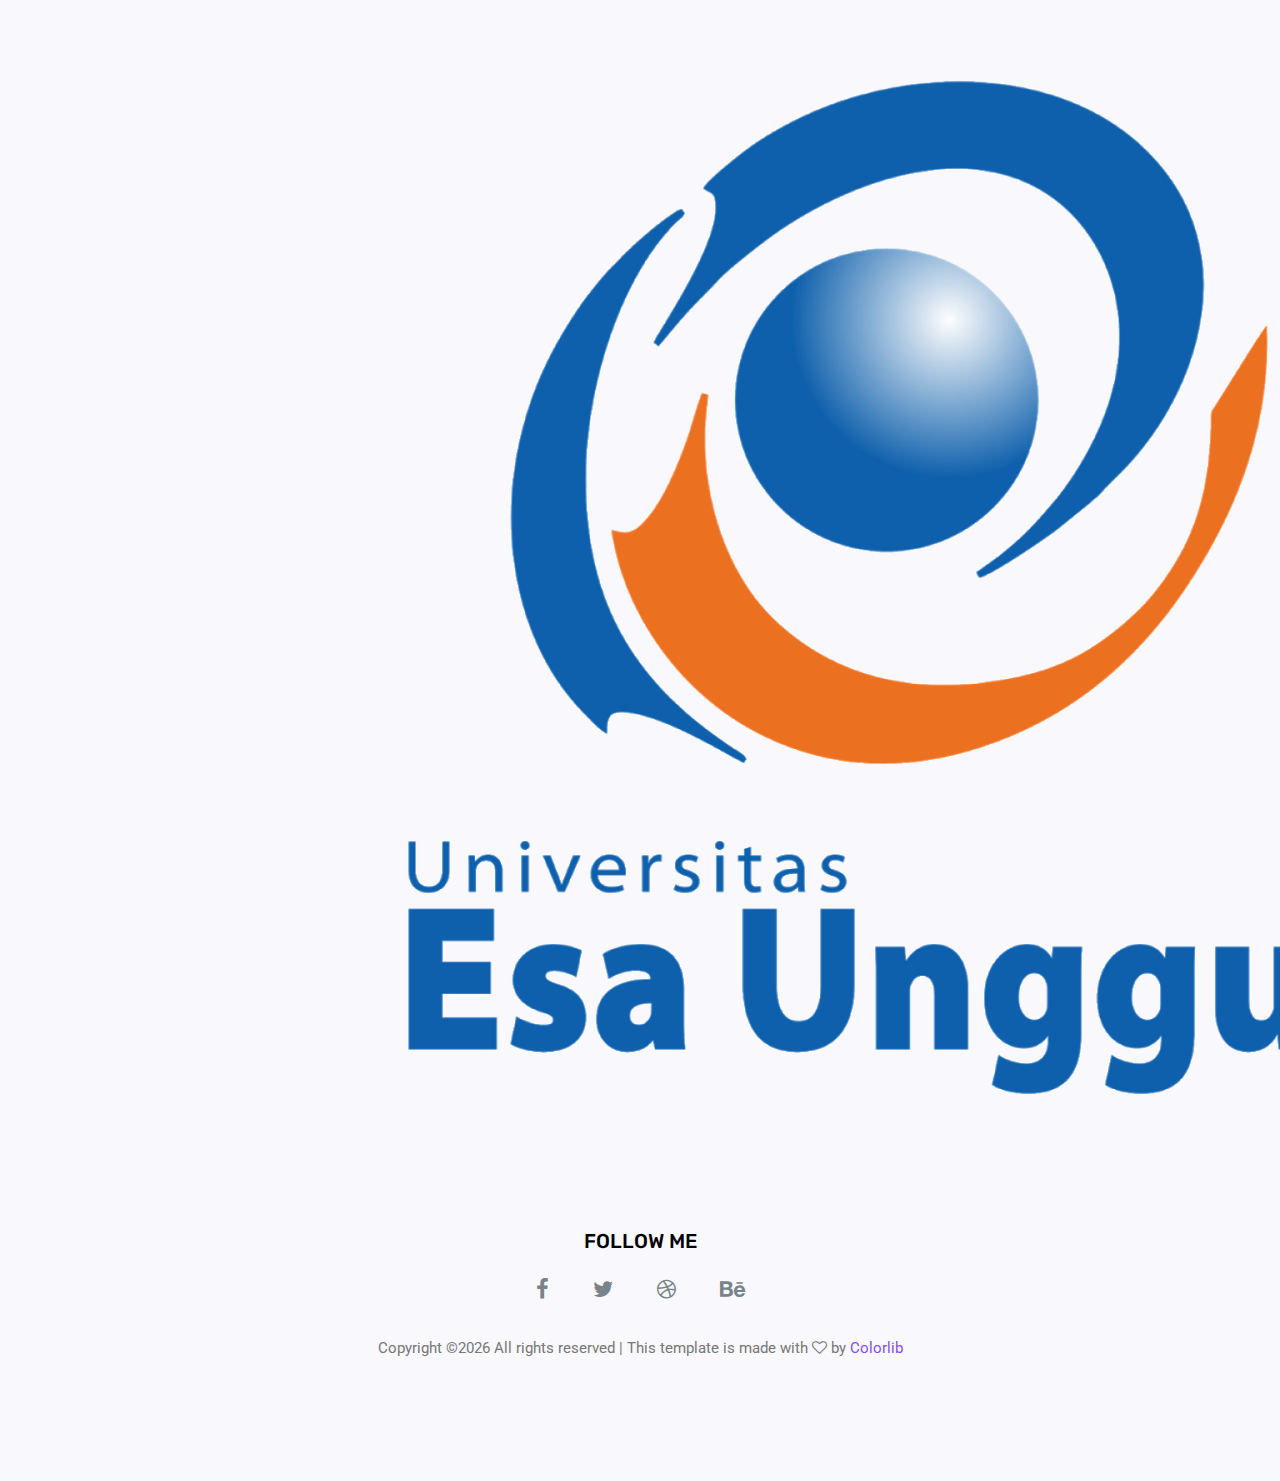
<file: elements.html>
<!doctype html>
<html lang="en">

<head>
	<!-- Required meta tags -->
	<meta charset="utf-8">
	<meta name="viewport" content="width=device-width, initial-scale=1, shrink-to-fit=no">
	<link rel="icon" href="img/favicon.png" type="image/png">
	<title>Elements</title>
	<!-- Bootstrap CSS -->
	<link rel="stylesheet" href="css/bootstrap.css">
	<link rel="stylesheet" href="vendors/linericon/style.css">
	<link rel="stylesheet" href="css/font-awesome.min.css">
	<link rel="stylesheet" href="vendors/owl-carousel/owl.carousel.min.css">
	<link rel="stylesheet" href="css/magnific-popup.css">
	<link rel="stylesheet" href="vendors/nice-select/css/nice-select.css">
	<!-- main css -->
	<link rel="stylesheet" href="css/style.css">
</head>

<body class="blog_version">

	<!--================ Start Header Area =================-->
	<header class="header_area">
		<div class="main_menu">
			<nav class="navbar navbar-expand-lg navbar-light">
				<div class="container">
					<!-- Brand and toggle get grouped for better mobile display -->
					<a class="navbar-brand logo_h" href="index.html"><img src="img/logo.png" alt=""></a>
					<button class="navbar-toggler" type="button" data-toggle="collapse" data-target="#navbarSupportedContent"
					 aria-controls="navbarSupportedContent" aria-expanded="false" aria-label="Toggle navigation">
						<span class="icon-bar"></span>
						<span class="icon-bar"></span>
						<span class="icon-bar"></span>
					</button>
					<!-- Collect the nav links, forms, and other content for toggling -->
					<div class="collapse navbar-collapse offset" id="navbarSupportedContent">
						<ul class="nav navbar-nav menu_nav justify-content-end">
							<li class="nav-item"><a class="nav-link" href="index.html">Home</a></li>
							<li class="nav-item"><a class="nav-link" href="about.html">About</a></li>
							<li class="nav-item"><a class="nav-link" href="services.html">Services</a></li>
							<li class="nav-item"><a class="nav-link" href="portfolio.html">Portfolio</a></li>
							<li class="nav-item submenu dropdown active">
								<a href="#" class="nav-link dropdown-toggle" data-toggle="dropdown" role="button" aria-haspopup="true"
								 aria-expanded="false">Pages</a>
								<ul class="dropdown-menu">
                                    <li class="nav-item"><a class="nav-link" href="elements.html">Elements</a></li>
                                    <li class="nav-item"><a class="nav-link" href="portfolio-details.html">Portfolio Details</a></li>
								</ul>
							</li>
							<li class="nav-item submenu dropdown">
								<a href="#" class="nav-link dropdown-toggle" data-toggle="dropdown" role="button" aria-haspopup="true"
								 aria-expanded="false">Blog</a>
								<ul class="dropdown-menu">
									<li class="nav-item"><a class="nav-link" href="blog.html">Blog</a></li>
									<li class="nav-item"><a class="nav-link" href="single-blog.html">Blog Details</a></li>
								</ul>
							</li>
							<li class="nav-item"><a class="nav-link" href="contact.html">Contact</a></li>
						</ul>
					</div>
				</div>
			</nav>
		</div>
	</header>
	<!--================ End Header Area =================-->

    <!--================ Start Banner Area =================-->
    <section class="banner_area">
        <div class="banner_inner d-flex align-items-center">
            <div class="container">
                <div class="banner_content text-center">
                    <h2>Elements</h2>
                    <div class="page_link">
                        <a href="index.html">Home</a>
                        <a href="elements.html">Elements</a>
                    </div>
                </div>
            </div>
        </div>
    </section>
    <!--================ End Banner Area =================-->
        
	<!-- Start Sample Area -->
	<section class="sample-text-area">
		<div class="container">
			<h3 class="text-heading title_color">Text Sample</h3>
			<p class="sample-text">
				Every avid independent filmmaker has <b>Bold</b> about making that <i>Italic</i> interest documentary, or short film to show off their creative prowess. Many have great ideas and want to “wow” the<sup>Superscript</sup> scene, or video renters with their big project.  But once you have the<sub>Subscript</sub> “in the can” (no easy feat), how do you move from a <del>Strike</del> through of master DVDs with the <u>“Underline”</u> marked hand-written title inside a secondhand CD case, to a pile of cardboard boxes full of shiny new, retail-ready DVDs, with UPC barcodes and polywrap sitting on your doorstep?  You need to create eye-popping artwork and have your project replicated. Using a reputable full service DVD Replication company like PacificDisc, Inc. to partner with is certainly a helpful option to ensure a professional end result, but to help with your DVD replication project, here are 4 easy steps to follow for good DVD replication results: 

			</p>
		</div>
	</section>
	<!-- End Sample Area -->

	<!-- Start Button -->
	<section class="button-area">
		<div class="container border-top-generic">
			<h3 class="text-heading title_color">Sample Buttons</h3>
			<div class="button-group-area">
				<a href="#" class="genric-btn default">Default</a>
				<a href="#" class="genric-btn primary">Primary</a>
				<a href="#" class="genric-btn success">Success</a>
				<a href="#" class="genric-btn info">Info</a>
				<a href="#" class="genric-btn warning">Warning</a>
				<a href="#" class="genric-btn danger">Danger</a>
				<a href="#" class="genric-btn link">Link</a>
				<a href="#" class="genric-btn disable">Disable</a>
			</div>
			<div class="button-group-area mt-10">
				<a href="#" class="genric-btn default-border">Default</a>
				<a href="#" class="genric-btn primary-border">Primary</a>
				<a href="#" class="genric-btn success-border">Success</a>
				<a href="#" class="genric-btn info-border">Info</a>
				<a href="#" class="genric-btn warning-border">Warning</a>
				<a href="#" class="genric-btn danger-border">Danger</a>
				<a href="#" class="genric-btn link-border">Link</a>
				<a href="#" class="genric-btn disable">Disable</a>
			</div>
			<div class="button-group-area mt-40">
				<a href="#" class="genric-btn default radius">Default</a>
				<a href="#" class="genric-btn primary radius">Primary</a>
				<a href="#" class="genric-btn success radius">Success</a>
				<a href="#" class="genric-btn info radius">Info</a>
				<a href="#" class="genric-btn warning radius">Warning</a>
				<a href="#" class="genric-btn danger radius">Danger</a>
				<a href="#" class="genric-btn link radius">Link</a>
				<a href="#" class="genric-btn disable radius">Disable</a>
			</div>
			<div class="button-group-area mt-10">
				<a href="#" class="genric-btn default-border radius">Default</a>
				<a href="#" class="genric-btn primary-border radius">Primary</a>
				<a href="#" class="genric-btn success-border radius">Success</a>
				<a href="#" class="genric-btn info-border radius">Info</a>
				<a href="#" class="genric-btn warning-border radius">Warning</a>
				<a href="#" class="genric-btn danger-border radius">Danger</a>
				<a href="#" class="genric-btn link-border radius">Link</a>
				<a href="#" class="genric-btn disable radius">Disable</a>
			</div>
			<div class="button-group-area mt-40">
				<a href="#" class="genric-btn default circle">Default</a>
				<a href="#" class="genric-btn primary circle">Primary</a>
				<a href="#" class="genric-btn success circle">Success</a>
				<a href="#" class="genric-btn info circle">Info</a>
				<a href="#" class="genric-btn warning circle">Warning</a>
				<a href="#" class="genric-btn danger circle">Danger</a>
				<a href="#" class="genric-btn link circle">Link</a>
				<a href="#" class="genric-btn disable circle">Disable</a>
			</div>
			<div class="button-group-area mt-10">
				<a href="#" class="genric-btn default-border circle">Default</a>
				<a href="#" class="genric-btn primary-border circle">Primary</a>
				<a href="#" class="genric-btn success-border circle">Success</a>
				<a href="#" class="genric-btn info-border circle">Info</a>
				<a href="#" class="genric-btn warning-border circle">Warning</a>
				<a href="#" class="genric-btn danger-border circle">Danger</a>
				<a href="#" class="genric-btn link-border circle">Link</a>
				<a href="#" class="genric-btn disable circle">Disable</a>
			</div>
			<div class="button-group-area mt-40">
				<a href="#" class="genric-btn default circle arrow">Default<span class="lnr lnr-arrow-right"></span></a>
				<a href="#" class="genric-btn primary circle arrow">Primary<span class="lnr lnr-arrow-right"></span></a>
				<a href="#" class="genric-btn success circle arrow">Success<span class="lnr lnr-arrow-right"></span></a>
				<a href="#" class="genric-btn info circle arrow">Info<span class="lnr lnr-arrow-right"></span></a>
				<a href="#" class="genric-btn warning circle arrow">Warning<span class="lnr lnr-arrow-right"></span></a>
				<a href="#" class="genric-btn danger circle arrow">Danger<span class="lnr lnr-arrow-right"></span></a>
			</div>
			<div class="button-group-area mt-10">
				<a href="#" class="genric-btn default-border circle arrow">Default<span class="lnr lnr-arrow-right"></span></a>
				<a href="#" class="genric-btn primary-border circle arrow">Primary<span class="lnr lnr-arrow-right"></span></a>
				<a href="#" class="genric-btn success-border circle arrow">Success<span class="lnr lnr-arrow-right"></span></a>
				<a href="#" class="genric-btn info-border circle arrow">Info<span class="lnr lnr-arrow-right"></span></a>
				<a href="#" class="genric-btn warning-border circle arrow">Warning<span class="lnr lnr-arrow-right"></span></a>
				<a href="#" class="genric-btn danger-border circle arrow">Danger<span class="lnr lnr-arrow-right"></span></a>
			</div>
			<div class="button-group-area mt-40">
				<a href="#" class="genric-btn primary e-large">Extra Large</a>
				<a href="#" class="genric-btn success large">Large</a>
				<a href="#" class="genric-btn primary">Default</a>
				<a href="#" class="genric-btn success medium">Medium</a>
				<a href="#" class="genric-btn primary small">Small</a>
			</div>
			<div class="button-group-area mt-10">
				<a href="#" class="genric-btn primary-border e-large">Extra Large</a>
				<a href="#" class="genric-btn success-border large">Large</a>
				<a href="#" class="genric-btn primary-border">Default</a>
				<a href="#" class="genric-btn success-border medium">Medium</a>
				<a href="#" class="genric-btn primary-border small">Small</a>
			</div>
		</div>
	</section>
	<!-- End Button -->
	
	<!-- Start Align Area -->
	<div class="whole-wrap">
		<div class="container">
			<div class="section-top-border">
				<h3 class="mb-30 title_color">Left Aligned</h3>
				<div class="row">
					<div class="col-md-3">
						<img src="img/elements/d.jpg" alt="" class="img-fluid">
					</div>
					<div class="col-md-9 mt-sm-20 left-align-p">
						<p>Recently, the US Federal government banned online casinos from operating in America by making it illegal to transfer money to them through any US bank or payment system. As a result of this law, most of the popular online casino networks such as Party Gaming and PlayTech left the United States. Overnight, online casino players found themselves being chased by the Federal government. But, after a fortnight, the online casino industry came up with a solution and new online casinos started taking root. These began to operate under a different business umbrella, and by doing that, rendered the transfer of money to and from them legal. A major part of this was enlisting electronic banking systems that would accept this new clarification and start doing business with me. Listed in this article are the electronic banking systems that accept players from the United States that wish to play in online casinos.</p>
					</div>
				</div>
			</div>
			<div class="section-top-border text-right">
				<h3 class="mb-30 title_color">Right Aligned</h3>
				<div class="row">
					<div class="col-md-9">
						<p class="text-right">Over time, even the most sophisticated, memory packed computer can begin to run slow if we don’t do something to prevent it. The reason why has less to do with how computers are made and how they age and more to do with the way we use them. You see, all of the daily tasks that we do on our PC from running programs to downloading and deleting software can make our computer sluggish. To keep this from happening, you need to understand the reasons why your PC is getting slower and do something to keep your PC running at its best. You can do this through regular maintenance and PC performance optimization programs</p>
						<p class="text-right">Before we discuss all of the things that could be affecting your PC’s performance, let’s talk a little about what symptoms</p>
					</div>
					<div class="col-md-3">
						<img src="img/elements/d.jpg" alt="" class="img-fluid">
					</div>
				</div>
			</div>
			<div class="section-top-border">
				<h3 class="mb-30 title_color">Definition</h3>
				<div class="row">
					<div class="col-md-4">
						<div class="single-defination">
							<h4 class="mb-20">Definition 01</h4>
							<p>Recently, the US Federal government banned online casinos from operating in America by making it illegal to transfer money to them through any US bank or payment system. As a result of this law, most of the popular online casino networks</p>
						</div>
					</div>
					<div class="col-md-4">
						<div class="single-defination">
							<h4 class="mb-20">Definition 02</h4>
							<p>Recently, the US Federal government banned online casinos from operating in America by making it illegal to transfer money to them through any US bank or payment system. As a result of this law, most of the popular online casino networks</p>
						</div>
					</div>
					<div class="col-md-4">
						<div class="single-defination">
							<h4 class="mb-20">Definition 03</h4>
							<p>Recently, the US Federal government banned online casinos from operating in America by making it illegal to transfer money to them through any US bank or payment system. As a result of this law, most of the popular online casino networks</p>
						</div>
					</div>
				</div>
			</div>
			<div class="section-top-border">
				<h3 class="mb-30 title_color">Block Quotes</h3>
				<div class="row">
					<div class="col-lg-12">
						<blockquote class="generic-blockquote">
							“Recently, the US Federal government banned online casinos from operating in America by making it illegal to transfer money to them through any US bank or payment system. As a result of this law, most of the popular online casino networks such as Party Gaming and PlayTech left the United States. Overnight, online casino players found themselves being chased by the Federal government. But, after a fortnight, the online casino industry came up with a solution and new online casinos started taking root. These began to operate under a different business umbrella, and by doing that, rendered the transfer of money to and from them legal. A major part of this was enlisting electronic banking systems that would accept this new clarification and start doing business with me. Listed in this article are the electronic banking” 
						</blockquote>
					</div>
				</div>
			</div>
			<div class="section-top-border">
				<h3 class="mb-30 title_color">Table</h3>
				<div class="progress-table-wrap">
					<div class="progress-table">
						<div class="table-head">
							<div class="serial">#</div>
							<div class="country">Countries</div>
							<div class="visit">Visits</div>
							<div class="percentage">Percentages</div>
						</div>
						<div class="table-row">
							<div class="serial">01</div>
							<div class="country"> <img src="img/elements/f1.jpg" alt="flag">Canada</div>
							<div class="visit">645032</div>
							<div class="percentage">
								<div class="progress">
									<div class="progress-bar color-1" role="progressbar" style="width: 80%" aria-valuenow="80" aria-valuemin="0" aria-valuemax="100"></div>
								</div>
							</div>
						</div>
						<div class="table-row">
							<div class="serial">02</div>
							<div class="country"> <img src="img/elements/f2.jpg" alt="flag">Canada</div>
							<div class="visit">645032</div>
							<div class="percentage">
								<div class="progress">
									<div class="progress-bar color-2" role="progressbar" style="width: 30%" aria-valuenow="30" aria-valuemin="0" aria-valuemax="100"></div>
								</div>
							</div>
						</div>
						<div class="table-row">
							<div class="serial">03</div>
							<div class="country"> <img src="img/elements/f3.jpg" alt="flag">Canada</div>
							<div class="visit">645032</div>
							<div class="percentage">
								<div class="progress">
									<div class="progress-bar color-3" role="progressbar" style="width: 55%" aria-valuenow="55" aria-valuemin="0" aria-valuemax="100"></div>
								</div>
							</div>
						</div>
						<div class="table-row">
							<div class="serial">04</div>
							<div class="country"> <img src="img/elements/f4.jpg" alt="flag">Canada</div>
							<div class="visit">645032</div>
							<div class="percentage">
								<div class="progress">
									<div class="progress-bar color-4" role="progressbar" style="width: 60%" aria-valuenow="60" aria-valuemin="0" aria-valuemax="100"></div>
								</div>
							</div>
						</div>
						<div class="table-row">
							<div class="serial">05</div>
							<div class="country"> <img src="img/elements/f5.jpg" alt="flag">Canada</div>
							<div class="visit">645032</div>
							<div class="percentage">
								<div class="progress">
									<div class="progress-bar color-5" role="progressbar" style="width: 40%" aria-valuenow="40" aria-valuemin="0" aria-valuemax="100"></div>
								</div>
							</div>
						</div>
						<div class="table-row">
							<div class="serial">06</div>
							<div class="country"> <img src="img/elements/f6.jpg" alt="flag">Canada</div>
							<div class="visit">645032</div>
							<div class="percentage">
								<div class="progress">
									<div class="progress-bar color-6" role="progressbar" style="width: 70%" aria-valuenow="70" aria-valuemin="0" aria-valuemax="100"></div>
								</div>
							</div>
						</div>
						<div class="table-row">
							<div class="serial">07</div>
							<div class="country"> <img src="img/elements/f7.jpg" alt="flag">Canada</div>
							<div class="visit">645032</div>
							<div class="percentage">
								<div class="progress">
									<div class="progress-bar color-7" role="progressbar" style="width: 30%" aria-valuenow="30" aria-valuemin="0" aria-valuemax="100"></div>
								</div>
							</div>
						</div>
						<div class="table-row">
							<div class="serial">08</div>
							<div class="country"> <img src="img/elements/f8.jpg" alt="flag">Canada</div>
							<div class="visit">645032</div>
							<div class="percentage">
								<div class="progress">
									<div class="progress-bar color-8" role="progressbar" style="width: 60%" aria-valuenow="60" aria-valuemin="0" aria-valuemax="100"></div>
								</div>
							</div>
						</div>
					</div>
				</div>
			</div>
			<div class="section-top-border">
				<h3 class="title_color">Image Gallery</h3>
				<div class="row gallery-item">
					<div class="col-md-4">
						<a href="img/elements/g1.jpg" class="img-gal"><div class="single-gallery-image" style="background: url(img/elements/g1.jpg);"></div></a>
					</div>
					<div class="col-md-4">
						<a href="img/elements/g2.jpg" class="img-gal"><div class="single-gallery-image" style="background: url(img/elements/g2.jpg);"></div></a>
					</div>
					<div class="col-md-4">
						<a href="img/elements/g3.jpg" class="img-gal"><div class="single-gallery-image" style="background: url(img/elements/g3.jpg);"></div></a>
					</div>
					<div class="col-md-6">
						<a href="img/elements/g4.jpg" class="img-gal"><div class="single-gallery-image" style="background: url(img/elements/g4.jpg);"></div></a>
					</div>
					<div class="col-md-6">
						<a href="img/elements/g5.jpg" class="img-gal"><div class="single-gallery-image" style="background: url(img/elements/g5.jpg);"></div></a>
					</div>
					<div class="col-md-4">
						<a href="img/elements/g6.jpg" class="img-gal"><div class="single-gallery-image" style="background: url(img/elements/g6.jpg);"></div></a>
					</div>
					<div class="col-md-4">
						<a href="img/elements/g7.jpg" class="img-gal"><div class="single-gallery-image" style="background: url(img/elements/g7.jpg);"></div></a>
					</div>
					<div class="col-md-4">
						<a href="img/elements/g8.jpg" class="img-gal"><div class="single-gallery-image" style="background: url(img/elements/g8.jpg);"></div></a>
					</div>
				</div>
			</div>
			<div class="section-top-border">
				<div class="row">
					<div class="col-lg-4 col-sm-6 typo-sec">
						<h3 class="mb-20 title_color">Typography</h3>
						<div class="typography">
							<h1 class="typo-list">This is header 01</h1>
							<h2 class="typo-list">This is header 02</h2>
							<h3 class="typo-list">This is header 03</h3>
							<h4 class="typo-list">This is header 04</h4>
							<h5 class="typo-list">This is header 01</h5>
							<h6 class="typo-list">This is header 01</h6>
						</div>
					</div>
					<div class="col-lg-4 col-sm-6 mt-sm-30 typo-sec">
						<h3 class="mb-20 title_color">Unordered List</h3>
						<div class="">
							<ul class="unordered-list">
								<li>Fta Keys</li>
								<li>For Women Only Your Computer Usage</li>
								<li>Facts Why Inkjet Printing Is Very Appealing
									<ul>
										<li>Addiction When Gambling Becomes
											<ul>
												<li>Protective Preventative Maintenance</li>
											</ul>
										</li>
									</ul>
								</li>
								<li>Dealing With Technical Support 10 Useful Tips</li>
								<li>Make Myspace Your Best Designed Space</li>
								<li>Cleaning And Organizing Your Computer</li>
							</ul>
						</div>
					</div>
					<div class="col-lg-4 col-sm-6 mt-sm-30 typo-sec">
						<h3 class="mb-20 title_color">Ordered List</h3>
						<div class="">
							<ol class="ordered-list">
								<li><span>Fta Keys</span></li>
								<li><span>For Women Only Your Computer Usage</span></li>
								<li><span>Facts Why Inkjet Printing Is Very Appealing</span>
									<ol class="ordered-list-alpha">
										<li><span>Addiction When Gambling Becomes</span>
											<ol class="ordered-list-roman">
												<li><span>Protective Preventative Maintenance</span></li>
											</ol>
										</li>
									</ol>
								</li>
								<li><span>Dealing With Technical Support 10 Useful Tips</span></li>
								<li><span>Make Myspace Your Best Designed Space</span></li>
								<li><span>Cleaning And Organizing Your Computer</span></li>
							</ol>
						</div>
					</div>
				</div>
			</div>
			<div class="section-top-border">
				<div class="row">
					<div class="col-lg-8 col-md-8">
						<h3 class="mb-30 title_color">Form Element</h3>
						<form action="#">
							<div class="mt-10">
								<input type="text" name="first_name" placeholder="First Name" onfocus="this.placeholder = ''" onblur="this.placeholder = 'First Name'" required class="single-input">
							</div>
							<div class="mt-10">
								<input type="text" name="last_name" placeholder="Last Name" onfocus="this.placeholder = ''" onblur="this.placeholder = 'Last Name'" required class="single-input">
							</div>
							<div class="mt-10">
								<input type="text" name="last_name" placeholder="Last Name" onfocus="this.placeholder = ''" onblur="this.placeholder = 'Last Name'" required class="single-input">
							</div>
							<div class="mt-10">
								<input type="email" name="EMAIL" placeholder="Email address" onfocus="this.placeholder = ''" onblur="this.placeholder = 'Email address'" required class="single-input">
							</div>
							<div class="input-group-icon mt-10">
								<div class="icon"><i class="fa fa-thumb-tack" aria-hidden="true"></i></div>
								<input type="text" name="address" placeholder="Address" onfocus="this.placeholder = ''" onblur="this.placeholder = 'Address'" required class="single-input">
							</div>
							<div class="input-group-icon mt-10">
								<div class="icon"><i class="fa fa-plane" aria-hidden="true"></i></div>
								<div class="form-select" id="default-select">
									<select>
										<option value="1">City</option>
										<option value="1">Dhaka</option>
										<option value="1">Dilli</option>
										<option value="1">Newyork</option>
										<option value="1">Islamabad</option>
									</select>
								</div>
							</div>
							<div class="input-group-icon mt-10">
								<div class="icon"><i class="fa fa-globe" aria-hidden="true"></i></div>
								<div class="form-select" id="default-select2">
									<select>
										<option value="1">Country</option>
										<option value="1">Bangladesh</option>
										<option value="1">India</option>
										<option value="1">England</option>
										<option value="1">Srilanka</option>
									</select>
								</div>
							</div>
							
							<div class="mt-10">
								<textarea class="single-textarea" placeholder="Message" onfocus="this.placeholder = ''" onblur="this.placeholder = 'Message'" required></textarea>
							</div>
							<div class="mt-10">
								<input type="text" name="first_name" placeholder="Primary color" onfocus="this.placeholder = ''" onblur="this.placeholder = 'Primary color'" required class="single-input-primary">
							</div>
							<div class="mt-10">
								<input type="text" name="first_name" placeholder="Accent color" onfocus="this.placeholder = ''" onblur="this.placeholder = 'Accent color'" required class="single-input-accent">
							</div>
							<div class="mt-10">
								<input type="text" name="first_name" placeholder="Secondary color" onfocus="this.placeholder = ''" onblur="this.placeholder = 'Secondary color'" required class="single-input-secondary">
							</div>
						</form>
					</div>
					<div class="col-lg-3 col-md-4 mt-sm-30 element-wrap">
						<div class="single-element-widget">
							<h3 class="mb-30 title_color">Switches</h3>
							<div class="switch-wrap d-flex justify-content-between">
								<p>01. Sample Switch</p>
								<div class="primary-switch">
									<input type="checkbox" id="default-switch">
									<label for="default-switch"></label>
								</div>
							</div>
							<div class="switch-wrap d-flex justify-content-between">
								<p>02. Primary Color Switch</p>
								<div class="primary-switch">
									<input type="checkbox" id="primary-switch" checked>
									<label for="primary-switch"></label>
								</div>
							</div>
							<div class="switch-wrap d-flex justify-content-between">
								<p>03. Confirm Color Switch</p>
								<div class="confirm-switch">
									<input type="checkbox" id="confirm-switch" checked>
									<label for="confirm-switch"></label>
								</div>
							</div>
						</div>
						<div class="single-element-widget">
							<h3 class="mb-30 title_color">Selectboxes</h3>
							<div class="default-select" id="default-select">
								<select>
									<option value="1">English</option>
									<option value="1">Spanish</option>
									<option value="1">Arabic</option>
									<option value="1">Portuguise</option>
									<option value="1">Bengali</option>
								</select>
							</div>
						</div>
						<div class="single-element-widget">
							<h3 class="mb-30 title_color">Checkboxes</h3>
							<div class="switch-wrap d-flex justify-content-between">
								<p>01. Sample Checkbox</p>
								<div class="primary-checkbox">
									<input type="checkbox" id="default-checkbox">
									<label for="default-checkbox"></label>
								</div>
							</div>
							<div class="switch-wrap d-flex justify-content-between">
								<p>02. Primary Color Checkbox</p>
								<div class="primary-checkbox">
									<input type="checkbox" id="primary-checkbox" checked>
									<label for="primary-checkbox"></label>
								</div>
							</div>
							<div class="switch-wrap d-flex justify-content-between">
								<p>03. Confirm Color Checkbox</p>
								<div class="confirm-checkbox">
									<input type="checkbox" id="confirm-checkbox">
									<label for="confirm-checkbox"></label>
								</div>
							</div>
							<div class="switch-wrap d-flex justify-content-between">
								<p>04. Disabled Checkbox</p>
								<div class="disabled-checkbox">
									<input type="checkbox" id="disabled-checkbox" disabled>
									<label for="disabled-checkbox"></label>
								</div>
							</div>
							<div class="switch-wrap d-flex justify-content-between">
								<p>05. Disabled Checkbox active</p>
								<div class="disabled-checkbox">
									<input type="checkbox" id="disabled-checkbox-active" checked disabled>
									<label for="disabled-checkbox-active"></label>
								</div>
							</div>
						</div>
						<div class="single-element-widget">
							<h3 class="mb-30 title_color">Radios</h3>
							<div class="switch-wrap d-flex justify-content-between">
								<p>01. Sample radio</p>
								<div class="primary-radio">
									<input type="checkbox" id="default-radio">
									<label for="default-radio"></label>
								</div>
							</div>
							<div class="switch-wrap d-flex justify-content-between">
								<p>02. Primary Color radio</p>
								<div class="primary-radio">
									<input type="checkbox" id="primary-radio" checked>
									<label for="primary-radio"></label>
								</div>
							</div>
							<div class="switch-wrap d-flex justify-content-between">
								<p>03. Confirm Color radio</p>
								<div class="confirm-radio">
									<input type="checkbox" id="confirm-radio" checked>
									<label for="confirm-radio"></label>
								</div>
							</div>
							<div class="switch-wrap d-flex justify-content-between">
								<p>04. Disabled radio</p>
								<div class="disabled-radio">
									<input type="checkbox" id="disabled-radio" disabled>
									<label for="disabled-radio"></label>
								</div>
							</div>
							<div class="switch-wrap d-flex justify-content-between">
								<p>05. Disabled radio active</p>
								<div class="disabled-radio">
									<input type="checkbox" id="disabled-radio-active" checked disabled>
									<label for="disabled-radio-active"></label>
								</div>
							</div>
						</div>
					</div>
				</div>
			</div>
		</div>
	</div>
	<!-- End Align Area -->
        
    <!--================Footer Area =================-->
	<footer class="footer_area">
		<div class="container">
			<div class="row justify-content-center">
				<div class="col-lg-12">
					<div class="footer_top flex-column">
						<div class="footer_logo">
							<a href="#">
								<img src="img/logo.png" alt="">
							</a>
							<h4>Follow Me</h4>
						</div>
						<div class="footer_social">
							<a href="#"><i class="fa fa-facebook"></i></a>
							<a href="#"><i class="fa fa-twitter"></i></a>
							<a href="#"><i class="fa fa-dribbble"></i></a>
							<a href="#"><i class="fa fa-behance"></i></a>
						</div>
					</div>
				</div>
			</div>
			<div class="row footer_bottom justify-content-center">
				<p class="col-lg-8 col-sm-12 footer-text">
					<!-- Link back to Colorlib can't be removed. Template is licensed under CC BY 3.0. -->
Copyright &copy;<script>document.write(new Date().getFullYear());</script> All rights reserved | This template is made with <i class="fa fa-heart-o" aria-hidden="true"></i> by <a href="https://colorlib.com" target="_blank">Colorlib</a>
<!-- Link back to Colorlib can't be removed. Template is licensed under CC BY 3.0. --></p>
			</div>
		</div>
	</footer>
	<!--================End Footer Area =================-->
		   
		<!-- Optional JavaScript -->
		<!-- jQuery first, then Popper.js, then Bootstrap JS -->
		<script src="js/jquery-3.2.1.min.js"></script>
		<script src="js/popper.js"></script>
		<script src="js/bootstrap.min.js"></script>
		<script src="js/stellar.js"></script>
		<script src="vendors/lightbox/simpleLightbox.min.js"></script>
		<script src="vendors/nice-select/js/jquery.nice-select.min.js"></script>
		<script src="vendors/isotope/imagesloaded.pkgd.min.js"></script>
		<script src="vendors/isotope/isotope-min.js"></script>
		<script src="vendors/owl-carousel/owl.carousel.min.js"></script>
		<script src="js/jquery.ajaxchimp.min.js"></script>
		<script src="js/mail-script.js"></script>
		<script src="js/theme.js"></script>
	</body>
</html>
</file>
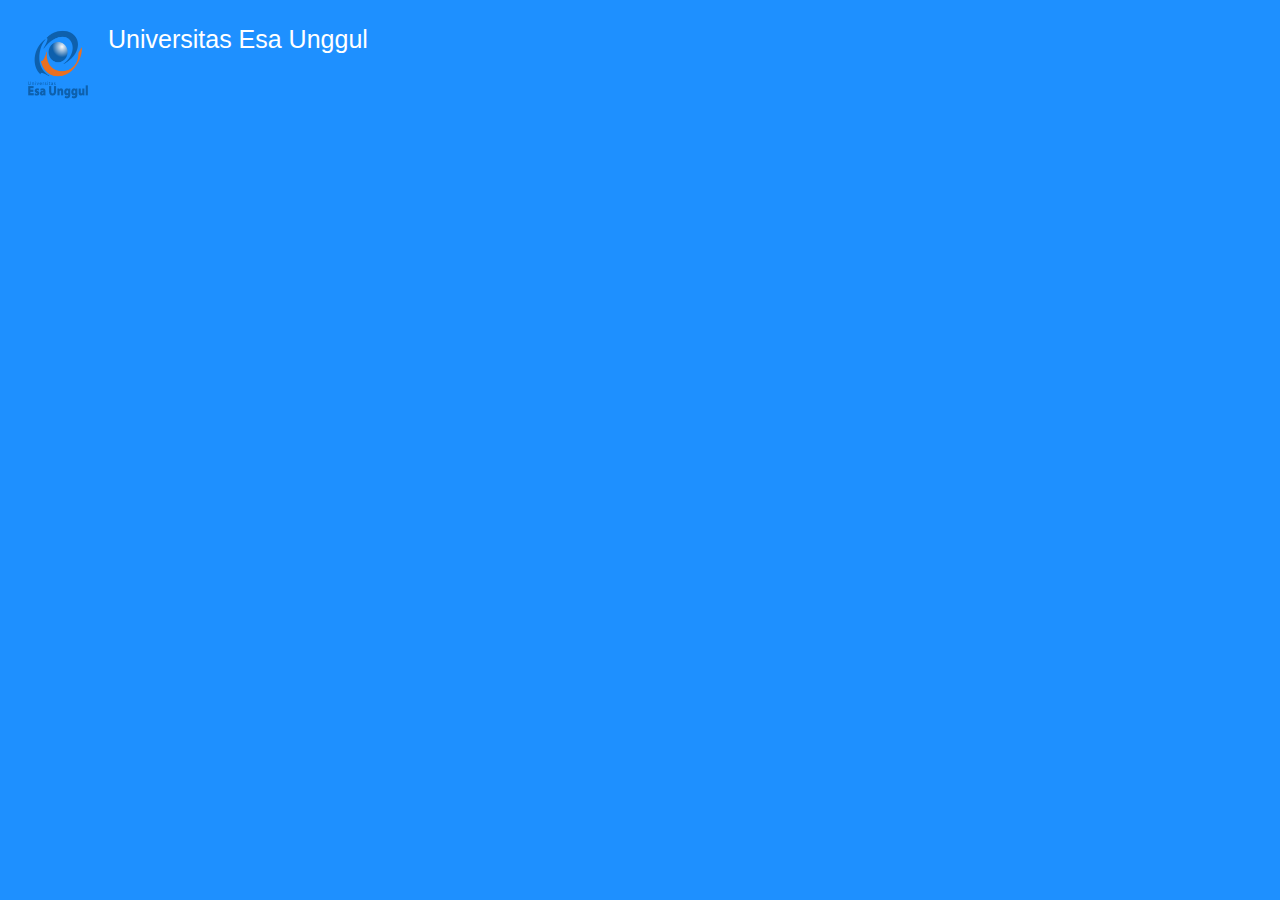
<file: logo.html>
<!DOCTYPE html>
<html lang="en">
<head>
<title></title>
<link rel="stylesheet" href="style.css" type="text/css">
</head>
<body bgcolor="DodgerBlue">
    
    <img class="logo" src="img/logo.png">

    <p id="judulLogo">Universitas Esa Unggul</p>

</body>
</html>
</file>
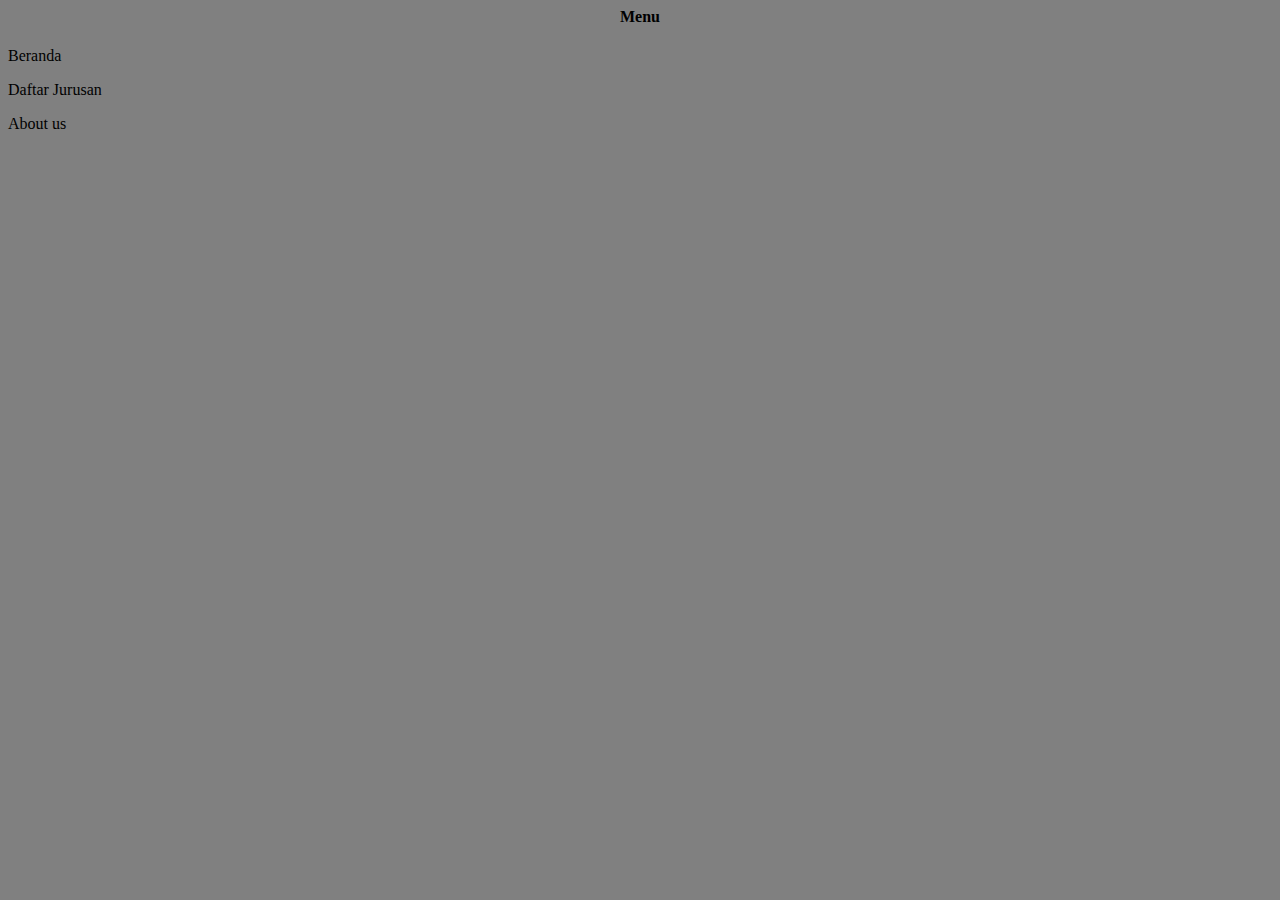
<file: menu.html>
<html>
<head>
<title></title>
<link rel="stylesheet" href="style.css" type="text/css">
</head>
<body bgcolor="grey">
    <h4>Menu</h4>
    <p>
        <a href="welcome.html" target="showframe">Beranda</a>
    </p>
    <p>
        <a href="dataJurusan.html" target="showframe">Daftar Jurusan</a>
    </p>
    <p>
        <a href="about.html" target="showframe">About us</a>
    </p>
</body>
</html>
</file>
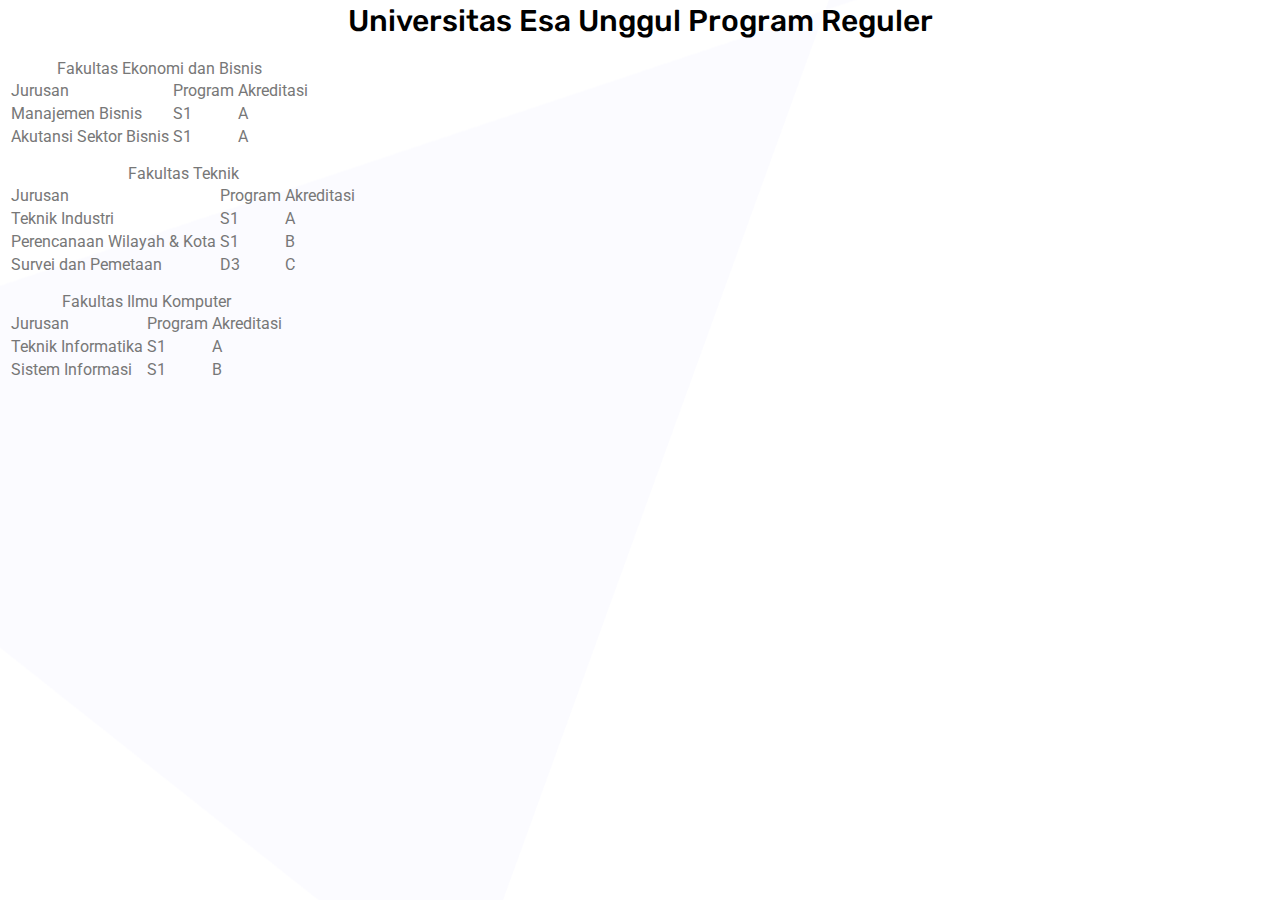
<file: Project.html>
<html>
<head>
<title>Jurusan</title>
<link rel="stylesheet" href="css/style.css" type="text/css">
</head>
<body>
<h2><center>Universitas Esa Unggul Program Reguler</center></h2>
<table>
    <caption>Fakultas Ekonomi dan Bisnis</caption>
    <tr>
        <td class="judul">Jurusan</td>
        <td class="judul">Program</td>
        <td class="judul">Akreditasi</td>
    </tr>
    <tr>
        <td>Manajemen Bisnis</td>
        <td>S1</td>
        <td>A</td>
    </tr>
    <tr>
        <td>Akutansi Sektor Bisnis</td>
        <td>S1</td>
        <td>A</td>
    </tr>
    
</table>
<p></p>
<table>
    <caption>Fakultas Teknik</caption>
    <tr>
        <td class="judul">Jurusan</td>
        <td class="judul">Program</td>
        <td class="judul">Akreditasi</td>
    </tr>
    <tr>
        <td>Teknik Industri</td>
        <td>S1</td>
        <td>A</td>
    </tr>
    <tr>
        <td>Perencanaan Wilayah & Kota</td>
        <td>S1</td>
        <td>B</td>
    </tr>
    <tr>
        <td>Survei dan Pemetaan</td>
        <td>D3</td>
        <td>C</td>
    </tr>
</table>
<p></p>
<table>
    <caption>Fakultas Ilmu Komputer</caption>
    <tr>
        <td class="judul">Jurusan</td>
        <td class="judul">Program</td>
        <td class="judul">Akreditasi</td>
    </tr>
    <tr>
        <td>Teknik Informatika</td>
        <td>S1</td>
        <td>A</td>
    </tr>
    <tr>
        <td>Sistem Informasi</td>
        <td>S1</td>
        <td>B</td>
    </tr>
</table>

</body>
</html>
</file>
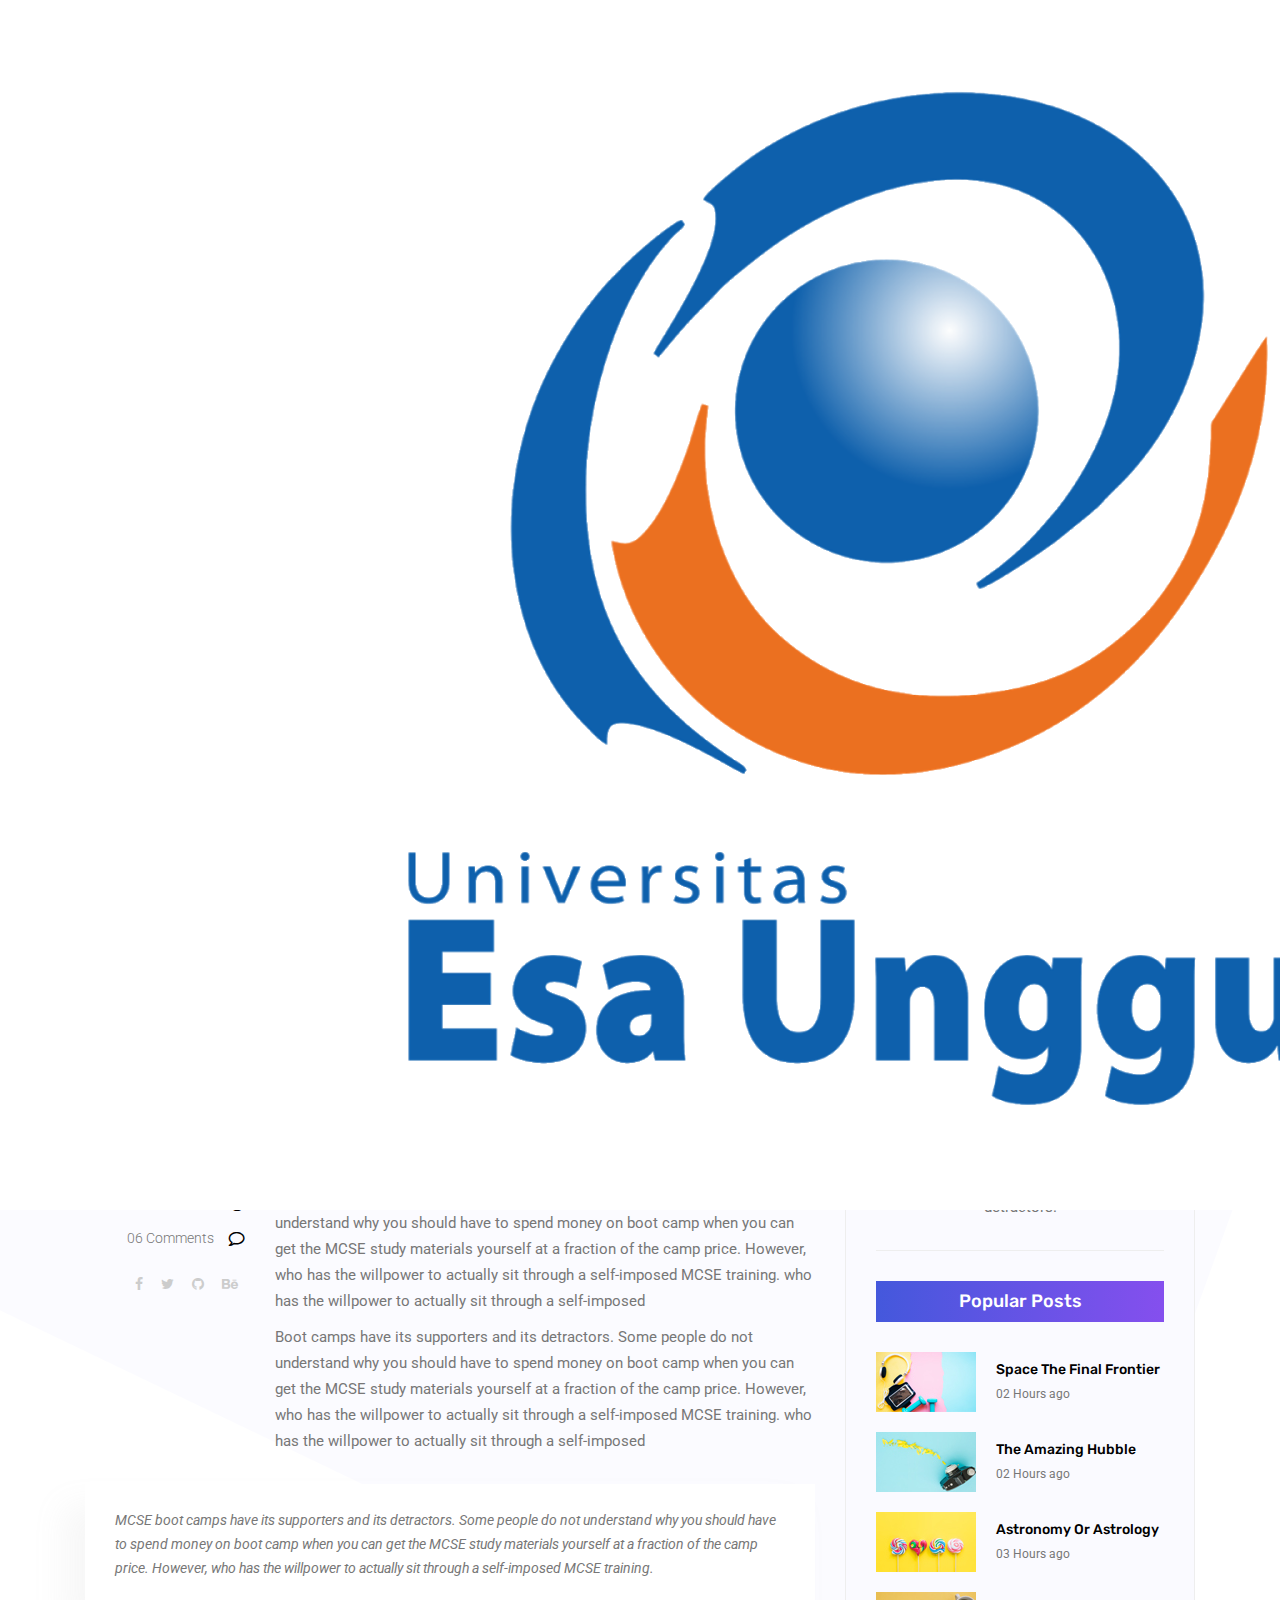
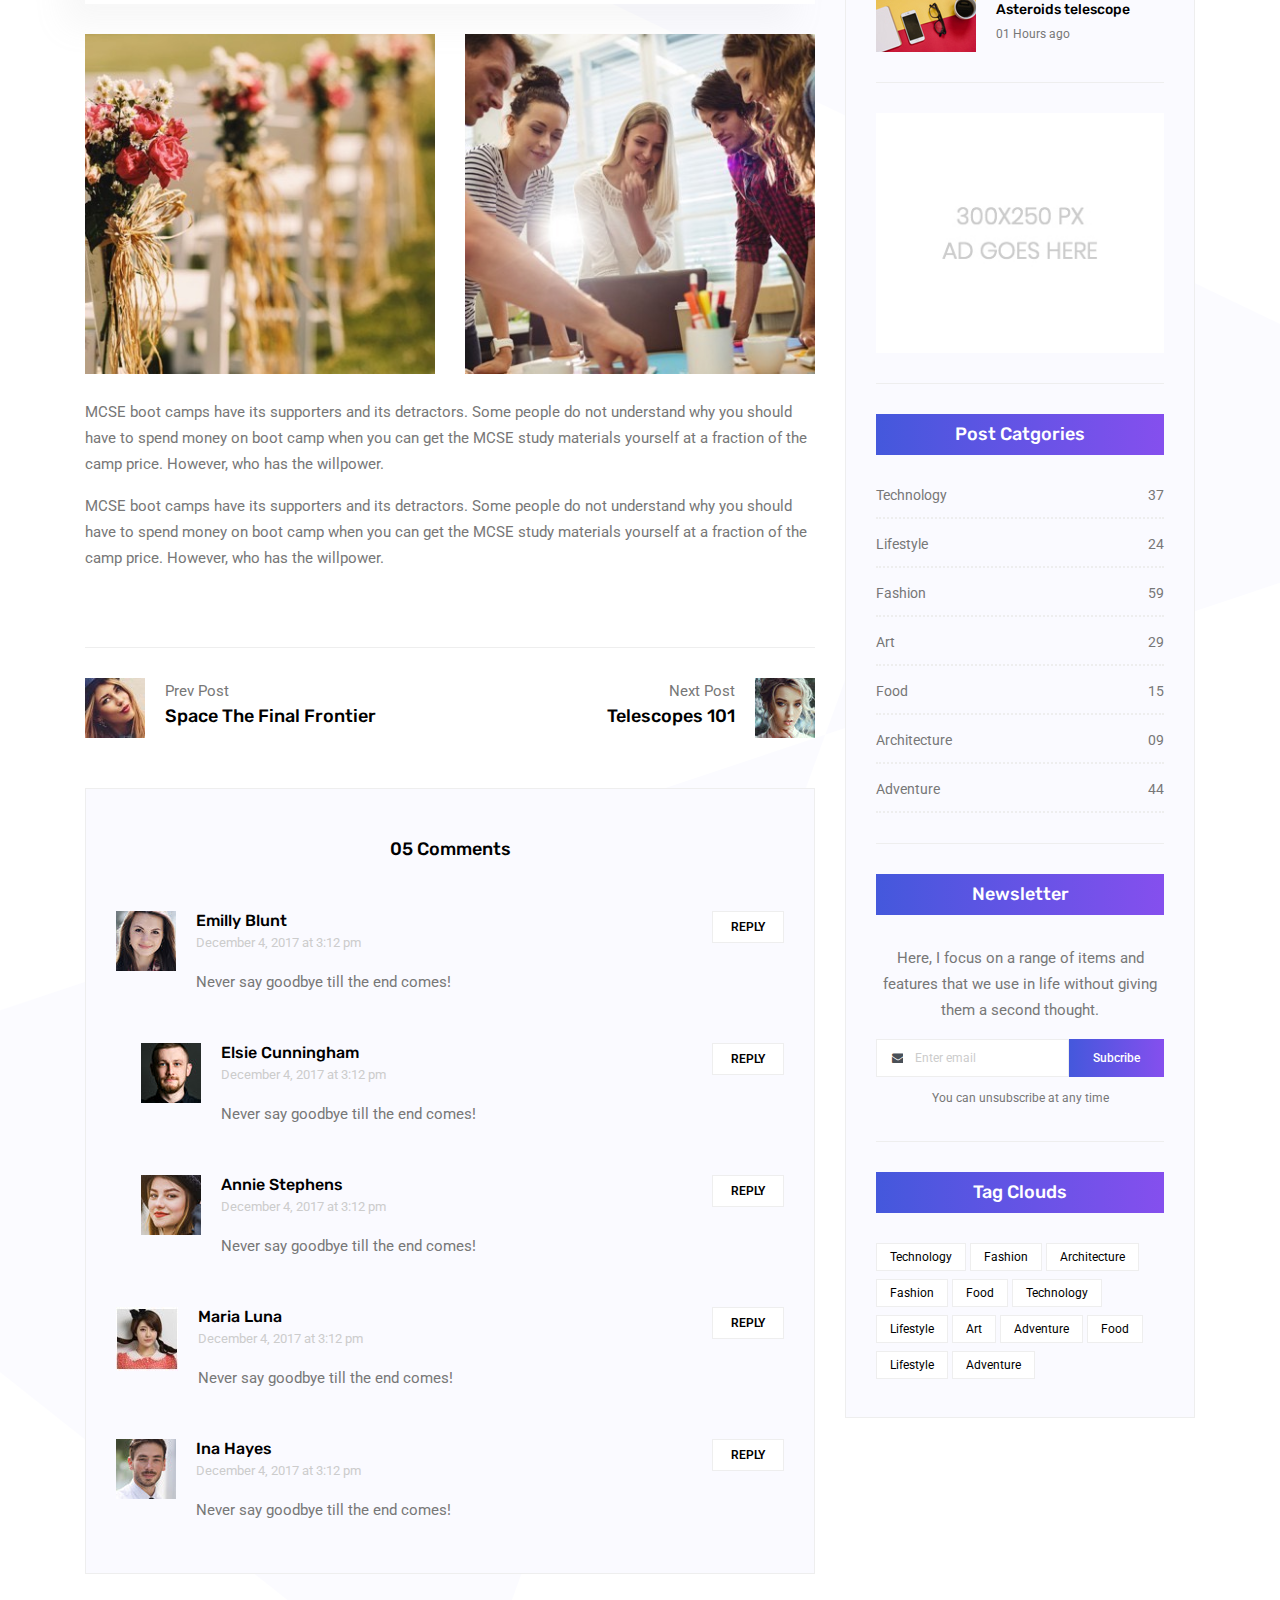
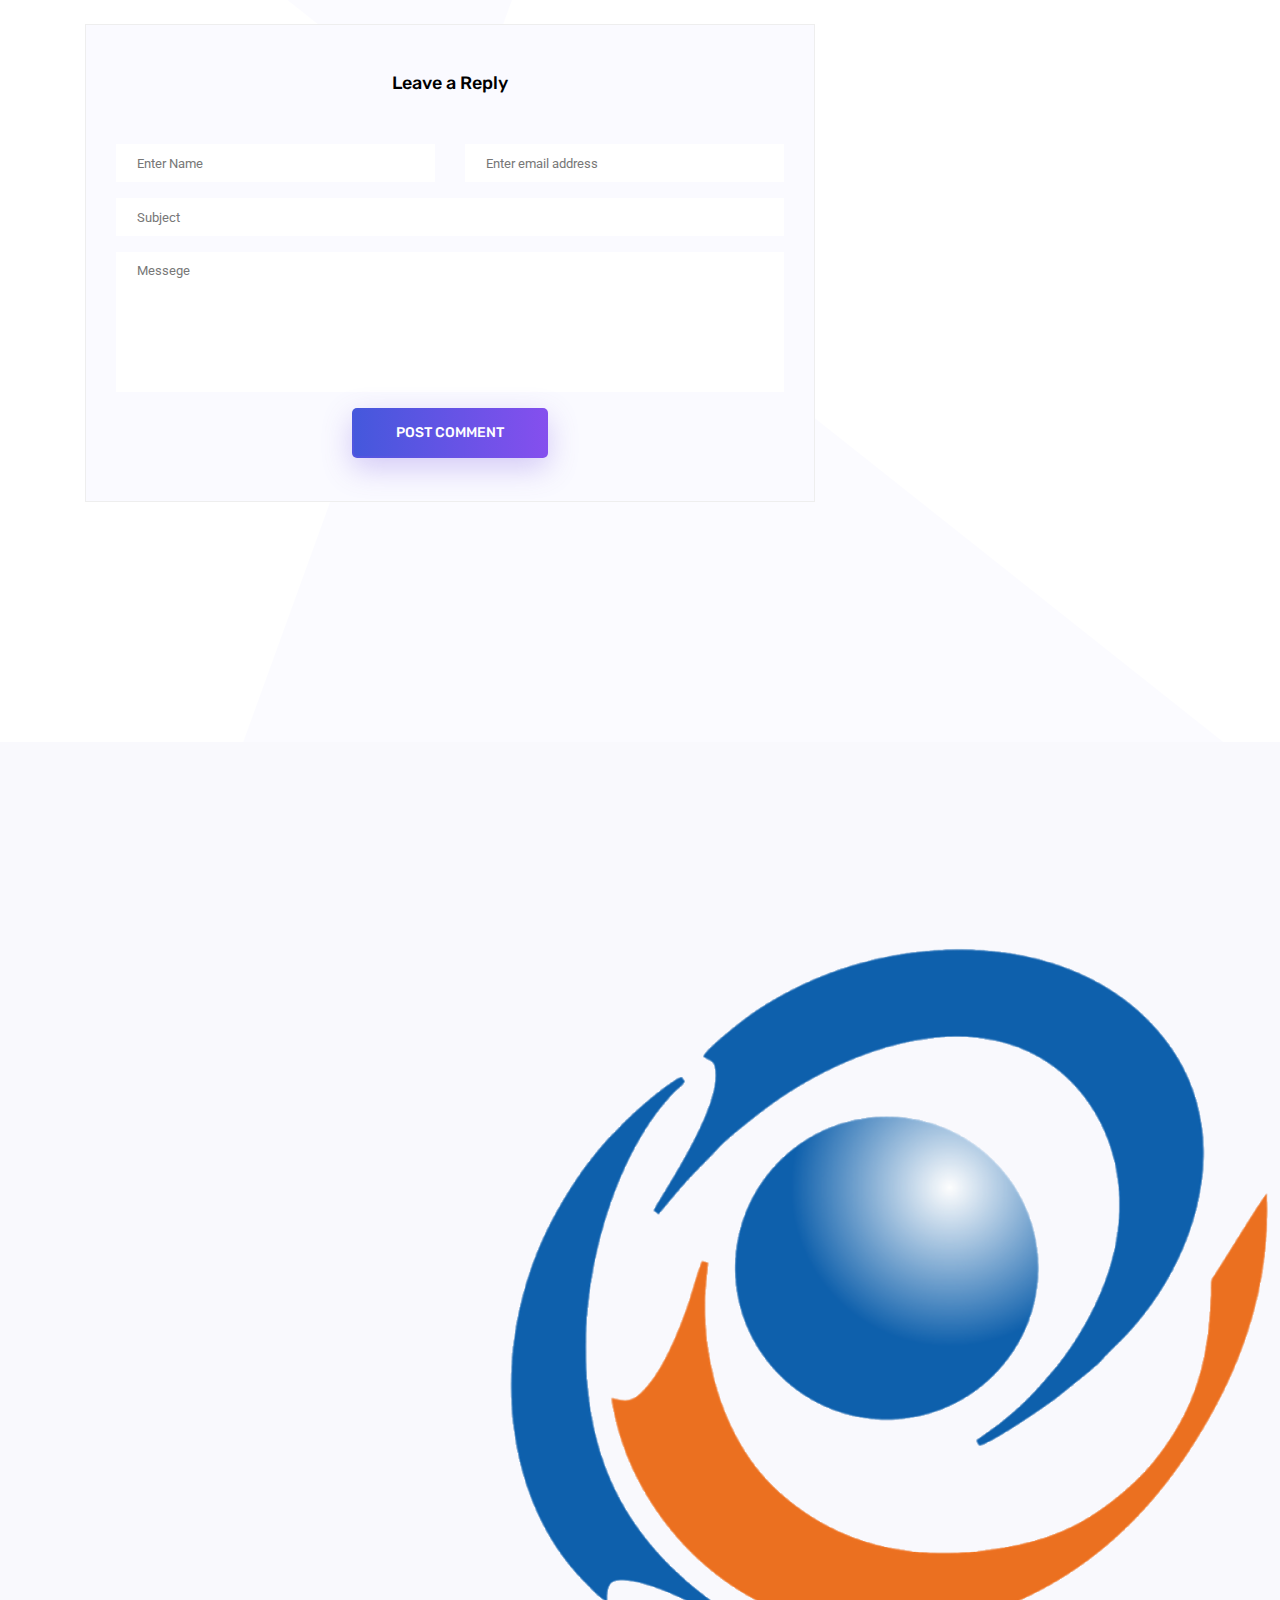
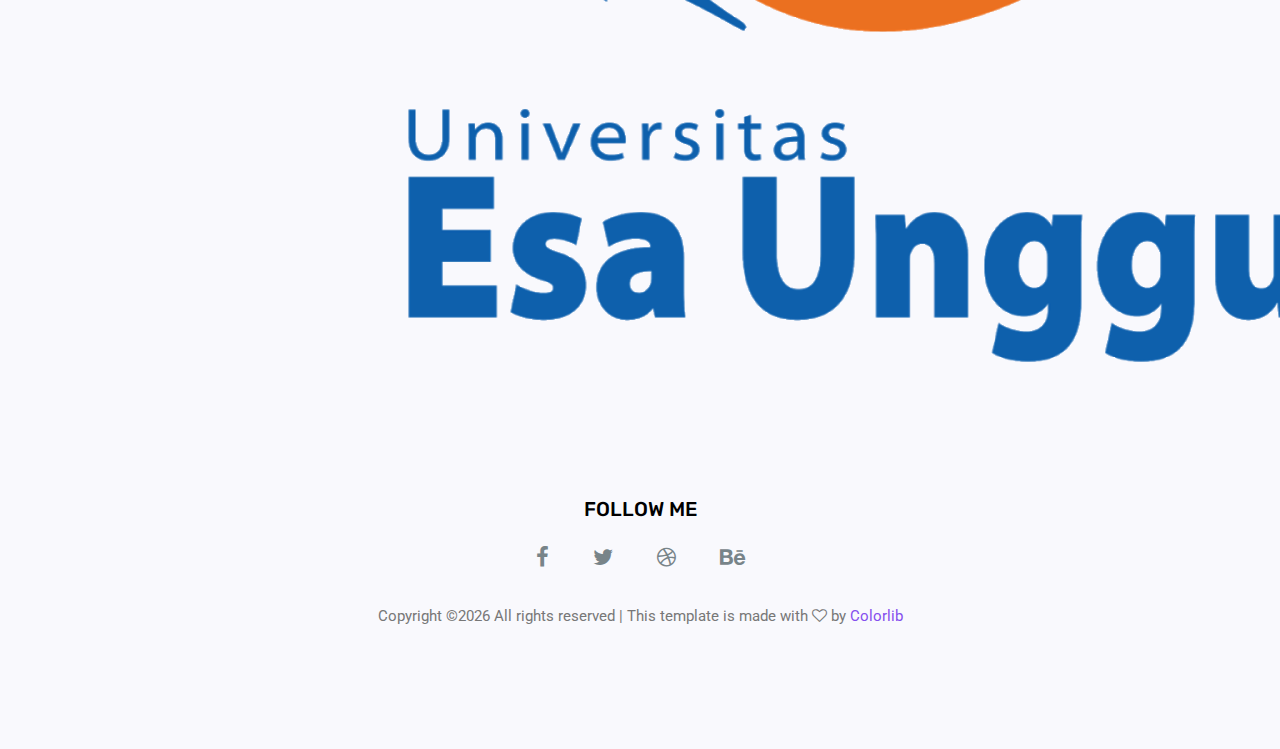
<file: single-blog.html>
<!doctype html>
<html lang="en">

<head>
	<!-- Required meta tags -->
	<meta charset="utf-8">
	<meta name="viewport" content="width=device-width, initial-scale=1, shrink-to-fit=no">
	<link rel="icon" href="img/favicon.png" type="image/png">
	<title>Blog Details</title>
	<!-- Bootstrap CSS -->
	<link rel="stylesheet" href="css/bootstrap.css">
	<link rel="stylesheet" href="vendors/linericon/style.css">
	<link rel="stylesheet" href="css/font-awesome.min.css">
	<link rel="stylesheet" href="vendors/owl-carousel/owl.carousel.min.css">
	<link rel="stylesheet" href="css/magnific-popup.css">
	<link rel="stylesheet" href="vendors/nice-select/css/nice-select.css">
	<!-- main css -->
	<link rel="stylesheet" href="css/style.css">
</head>

<body class="blog_version">

	<!--================ Start Header Area =================-->
	<header class="header_area">
		<div class="main_menu">
			<nav class="navbar navbar-expand-lg navbar-light">
				<div class="container">
					<!-- Brand and toggle get grouped for better mobile display -->
					<a class="navbar-brand logo_h" href="index.html"><img src="img/logo.png" alt=""></a>
					<button class="navbar-toggler" type="button" data-toggle="collapse" data-target="#navbarSupportedContent"
					 aria-controls="navbarSupportedContent" aria-expanded="false" aria-label="Toggle navigation">
						<span class="icon-bar"></span>
						<span class="icon-bar"></span>
						<span class="icon-bar"></span>
					</button>
					<!-- Collect the nav links, forms, and other content for toggling -->
					<div class="collapse navbar-collapse offset" id="navbarSupportedContent">
						<ul class="nav navbar-nav menu_nav justify-content-end">
							<li class="nav-item"><a class="nav-link" href="index.html">Home</a></li>
							<li class="nav-item"><a class="nav-link" href="about.html">About</a></li>
							<li class="nav-item"><a class="nav-link" href="services.html">Services</a></li>
							<li class="nav-item"><a class="nav-link" href="portfolio.html">Portfolio</a></li>
							<li class="nav-item submenu dropdown">
								<a href="#" class="nav-link dropdown-toggle" data-toggle="dropdown" role="button" aria-haspopup="true"
								 aria-expanded="false">Pages</a>
								<ul class="dropdown-menu">
                                    <li class="nav-item"><a class="nav-link" href="elements.html">Elements</a></li>
                                    <li class="nav-item"><a class="nav-link" href="portfolio-details.html">Portfolio Details</a></li>
								</ul>
							</li>
							<li class="nav-item submenu dropdown active">
								<a href="#" class="nav-link dropdown-toggle" data-toggle="dropdown" role="button" aria-haspopup="true"
								 aria-expanded="false">Blog</a>
								<ul class="dropdown-menu">
									<li class="nav-item"><a class="nav-link" href="blog.html">Blog</a></li>
									<li class="nav-item"><a class="nav-link" href="single-blog.html">Blog Details</a></li>
								</ul>
							</li>
							<li class="nav-item"><a class="nav-link" href="contact.html">Contact</a></li>
						</ul>
					</div>
				</div>
			</nav>
		</div>
	</header>
	<!--================ End Header Area =================-->

    <!--================ Start Banner Area =================-->
    <section class="banner_area">
        <div class="banner_inner d-flex align-items-center">
            <div class="container">
                <div class="banner_content text-center">
                    <h2>Blog Details</h2>
                    <div class="page_link">
                        <a href="index.html">Home</a>
                        <a href="blog.html">Blog</a>
                        <a href="single-blog.html">Blog Details</a>
                    </div>
                </div>
            </div>
        </div>
    </section>
    <!--================ End Banner Area =================-->
    
    <!--================Blog Area =================-->
    <section class="blog_area single-post-area section_gap">
        <div class="container">
            <div class="row">
                <div class="col-lg-8 posts-list">
                    <div class="single-post row">
                        <div class="col-lg-12">
                            <div class="feature-img">
                                <img class="img-fluid" src="img/blog/feature-img1.jpg" alt="">
                            </div>									
                        </div>
                        <div class="col-lg-3  col-md-3">
                            <div class="blog_info text-right">
                                <div class="post_tag">
                                    <a href="#">Food,</a>
                                    <a class="active" href="#">Technology,</a>
                                    <a href="#">Politics,</a>
                                    <a href="#">Lifestyle</a>
                                </div>
                                <ul class="blog_meta list">
                                    <li><a href="#">Mark wiens<i class="lnr lnr-user"></i></a></li>
                                    <li><a href="#">12 Dec, 2017<i class="lnr lnr-calendar-full"></i></a></li>
                                    <li><a href="#">1.2M Views<i class="lnr lnr-eye"></i></a></li>
                                    <li><a href="#">06 Comments<i class="lnr lnr-bubble"></i></a></li>
                                </ul>
                                <ul class="social-links">
                                    <li><a href="#"><i class="fa fa-facebook"></i></a></li>
                                    <li><a href="#"><i class="fa fa-twitter"></i></a></li>
                                    <li><a href="#"><i class="fa fa-github"></i></a></li>
                                    <li><a href="#"><i class="fa fa-behance"></i></a></li>
                                </ul>
                            </div>
                        </div>
                        <div class="col-lg-9 col-md-9 blog_details">
                            <h2>Astronomy Binoculars A Great Alternative</h2>
                            <p class="excert">
                                MCSE boot camps have its supporters and its detractors. Some people do not understand why you should have to spend money on boot camp when you can get the MCSE study materials yourself at a fraction.
                            </p>
                            <p>
                                Boot camps have its supporters and its detractors. Some people do not understand why you should have to spend money on boot camp when you can get the MCSE study materials yourself at a fraction of the camp price. However, who has the willpower to actually sit through a self-imposed MCSE training. who has the willpower to actually sit through a self-imposed
                            </p>
                            <p>
                                Boot camps have its supporters and its detractors. Some people do not understand why you should have to spend money on boot camp when you can get the MCSE study materials yourself at a fraction of the camp price. However, who has the willpower to actually sit through a self-imposed MCSE training. who has the willpower to actually sit through a self-imposed
                            </p>
                        </div>
                        <div class="col-lg-12">
                            <div class="quotes">
                                MCSE boot camps have its supporters and its detractors. Some people do not understand why you should have to spend money on boot camp when you can get the MCSE study materials yourself at a fraction of the camp price. However, who has the willpower to actually sit through a self-imposed MCSE training.										
                            </div>
                            <div class="row">
                                <div class="col-6">
                                    <img class="img-fluid" src="img/blog/post-img1.jpg" alt="">
                                </div>
                                <div class="col-6">
                                    <img class="img-fluid" src="img/blog/post-img2.jpg" alt="">
                                </div>	
                                <div class="col-lg-12 mt-25">
                                    <p>
                                        MCSE boot camps have its supporters and its detractors. Some people do not understand why you should have to spend money on boot camp when you can get the MCSE study materials yourself at a fraction of the camp price. However, who has the willpower.
                                    </p>
                                    <p>
                                        MCSE boot camps have its supporters and its detractors. Some people do not understand why you should have to spend money on boot camp when you can get the MCSE study materials yourself at a fraction of the camp price. However, who has the willpower.
                                    </p>											
                                </div>									
                            </div>
                        </div>
                    </div>
                    <div class="navigation-area">
                        <div class="row">
                            <div class="col-lg-6 col-md-6 col-12 nav-left flex-row d-flex justify-content-start align-items-center">
                                <div class="thumb">
                                    <a href="#"><img class="img-fluid" src="img/blog/prev.jpg" alt=""></a>
                                </div>
                                <div class="arrow">
                                    <a href="#"><span class="lnr text-white lnr-arrow-left"></span></a>
                                </div>
                                <div class="detials">
                                    <p>Prev Post</p>
                                    <a href="#"><h4>Space The Final Frontier</h4></a>
                                </div>
                            </div>
                            <div class="col-lg-6 col-md-6 col-12 nav-right flex-row d-flex justify-content-end align-items-center">
                                <div class="detials">
                                    <p>Next Post</p>
                                    <a href="#"><h4>Telescopes 101</h4></a>
                                </div>
                                <div class="arrow">
                                    <a href="#"><span class="lnr text-white lnr-arrow-right"></span></a>
                                </div>
                                <div class="thumb">
                                    <a href="#"><img class="img-fluid" src="img/blog/next.jpg" alt=""></a>
                                </div>										
                            </div>									
                        </div>
                    </div>
                    <div class="comments-area">
                        <h4>05 Comments</h4>
                        <div class="comment-list">
                            <div class="single-comment justify-content-between d-flex">
                                <div class="user justify-content-between d-flex">
                                    <div class="thumb">
                                        <img src="img/blog/c1.jpg" alt="">
                                    </div>
                                    <div class="desc">
                                        <h5><a href="#">Emilly Blunt</a></h5>
                                        <p class="date">December 4, 2017 at 3:12 pm </p>
                                        <p class="comment">
                                            Never say goodbye till the end comes!
                                        </p>
                                    </div>
                                </div>
                                <div class="reply-btn">
                                        <a href="" class="btn-reply text-uppercase">reply</a> 
                                </div>
                            </div>
                        </div>	
                        <div class="comment-list left-padding">
                            <div class="single-comment justify-content-between d-flex">
                                <div class="user justify-content-between d-flex">
                                    <div class="thumb">
                                        <img src="img/blog/c2.jpg" alt="">
                                    </div>
                                    <div class="desc">
                                        <h5><a href="#">Elsie Cunningham</a></h5>
                                        <p class="date">December 4, 2017 at 3:12 pm </p>
                                        <p class="comment">
                                            Never say goodbye till the end comes!
                                        </p>
                                    </div>
                                </div>
                                <div class="reply-btn">
                                        <a href="" class="btn-reply text-uppercase">reply</a> 
                                </div>
                            </div>
                        </div>	
                        <div class="comment-list left-padding">
                            <div class="single-comment justify-content-between d-flex">
                                <div class="user justify-content-between d-flex">
                                    <div class="thumb">
                                        <img src="img/blog/c3.jpg" alt="">
                                    </div>
                                    <div class="desc">
                                        <h5><a href="#">Annie Stephens</a></h5>
                                        <p class="date">December 4, 2017 at 3:12 pm </p>
                                        <p class="comment">
                                            Never say goodbye till the end comes!
                                        </p>
                                    </div>
                                </div>
                                <div class="reply-btn">
                                        <a href="" class="btn-reply text-uppercase">reply</a> 
                                </div>
                            </div>
                        </div>	
                        <div class="comment-list">
                            <div class="single-comment justify-content-between d-flex">
                                <div class="user justify-content-between d-flex">
                                    <div class="thumb">
                                        <img src="img/blog/c4.jpg" alt="">
                                    </div>
                                    <div class="desc">
                                        <h5><a href="#">Maria Luna</a></h5>
                                        <p class="date">December 4, 2017 at 3:12 pm </p>
                                        <p class="comment">
                                            Never say goodbye till the end comes!
                                        </p>
                                    </div>
                                </div>
                                <div class="reply-btn">
                                        <a href="" class="btn-reply text-uppercase">reply</a> 
                                </div>
                            </div>
                        </div>	
                        <div class="comment-list">
                            <div class="single-comment justify-content-between d-flex">
                                <div class="user justify-content-between d-flex">
                                    <div class="thumb">
                                        <img src="img/blog/c5.jpg" alt="">
                                    </div>
                                    <div class="desc">
                                        <h5><a href="#">Ina Hayes</a></h5>
                                        <p class="date">December 4, 2017 at 3:12 pm </p>
                                        <p class="comment">
                                            Never say goodbye till the end comes!
                                        </p>
                                    </div>
                                </div>
                                <div class="reply-btn">
                                        <a href="" class="btn-reply text-uppercase">reply</a> 
                                </div>
                            </div>
                        </div>	                                             				
                    </div>
                    <div class="comment-form">
                        <h4>Leave a Reply</h4>
                        <form>
                            <div class="form-group form-inline">
                                <div class="form-group col-lg-6 col-md-6 name">
                                <input type="text" class="form-control" id="name" placeholder="Enter Name" onfocus="this.placeholder = ''" onblur="this.placeholder = 'Enter Name'">
                                </div>
                                <div class="form-group col-lg-6 col-md-6 email">
                                <input type="email" class="form-control" id="email" placeholder="Enter email address" onfocus="this.placeholder = ''" onblur="this.placeholder = 'Enter email address'">
                                </div>										
                            </div>
                            <div class="form-group">
                                <input type="text" class="form-control" id="subject" placeholder="Subject" onfocus="this.placeholder = ''" onblur="this.placeholder = 'Subject'">
                            </div>
                            <div class="form-group">
                                <textarea class="form-control mb-10" rows="5" name="message" placeholder="Messege" onfocus="this.placeholder = ''" onblur="this.placeholder = 'Messege'" required=""></textarea>
                            </div>
                            <a href="#" class="primary-btn primary_btn"><span>Post Comment</span></a>	
                        </form>
                    </div>
                </div>
                <div class="col-lg-4">
                    <div class="blog_right_sidebar">
                        <aside class="single_sidebar_widget search_widget">
                            <div class="input-group">
                                <input type="text" class="form-control" placeholder="Search Posts">
                                <span class="input-group-btn">
                                    <button class="btn btn-default" type="button"><i class="lnr lnr-magnifier"></i></button>
                                </span>
                            </div><!-- /input-group -->
                            <div class="br"></div>
                        </aside>
                        <aside class="single_sidebar_widget author_widget">
                            <img class="author_img rounded-circle" src="img/blog/author.png" alt="">
                            <h4>Charlie Barber</h4>
                            <p>Senior blog writer</p>
                            <div class="social_icon">
                                <a href="#"><i class="fa fa-facebook"></i></a>
                                <a href="#"><i class="fa fa-twitter"></i></a>
                                <a href="#"><i class="fa fa-github"></i></a>
                                <a href="#"><i class="fa fa-behance"></i></a>
                            </div>
                            <p>Boot camps have its supporters andit sdetractors. Some people do not understand why you should have to spend money on boot camp when you can get. Boot camps have itssuppor ters andits detractors.</p>
                            <div class="br"></div>
                        </aside>
                        <aside class="single_sidebar_widget popular_post_widget">
                            <h3 class="widget_title">Popular Posts</h3>
                            <div class="media post_item">
                                <img src="img/blog/popular-post/post1.jpg" alt="post">
                                <div class="media-body">
                                    <a href="blog-details.html"><h3>Space The Final Frontier</h3></a>
                                    <p>02 Hours ago</p>
                                </div>
                            </div>
                            <div class="media post_item">
                                <img src="img/blog/popular-post/post2.jpg" alt="post">
                                <div class="media-body">
                                    <a href="blog-details.html"><h3>The Amazing Hubble</h3></a>
                                    <p>02 Hours ago</p>
                                </div>
                            </div>
                            <div class="media post_item">
                                <img src="img/blog/popular-post/post3.jpg" alt="post">
                                <div class="media-body">
                                    <a href="blog-details.html"><h3>Astronomy Or Astrology</h3></a>
                                    <p>03 Hours ago</p>
                                </div>
                            </div>
                            <div class="media post_item">
                                <img src="img/blog/popular-post/post4.jpg" alt="post">
                                <div class="media-body">
                                    <a href="blog-details.html"><h3>Asteroids telescope</h3></a>
                                    <p>01 Hours ago</p>
                                </div>
                            </div>
                            <div class="br"></div>
                        </aside>
                        <aside class="single_sidebar_widget ads_widget">
                            <a href="#"><img class="img-fluid" src="img/blog/add.jpg" alt=""></a>
                            <div class="br"></div>
                        </aside>
                        <aside class="single_sidebar_widget post_category_widget">
                            <h4 class="widget_title">Post Catgories</h4>
                            <ul class="list cat-list">
                                <li>
                                    <a href="#" class="d-flex justify-content-between">
                                        <p>Technology</p>
                                        <p>37</p>
                                    </a>
                                </li>
                                <li>
                                    <a href="#" class="d-flex justify-content-between">
                                        <p>Lifestyle</p>
                                        <p>24</p>
                                    </a>
                                </li>
                                <li>
                                    <a href="#" class="d-flex justify-content-between">
                                        <p>Fashion</p>
                                        <p>59</p>
                                    </a>
                                </li>
                                <li>
                                    <a href="#" class="d-flex justify-content-between">
                                        <p>Art</p>
                                        <p>29</p>
                                    </a>
                                </li>
                                <li>
                                    <a href="#" class="d-flex justify-content-between">
                                        <p>Food</p>
                                        <p>15</p>
                                    </a>
                                </li>
                                <li>
                                    <a href="#" class="d-flex justify-content-between">
                                        <p>Architecture</p>
                                        <p>09</p>
                                    </a>
                                </li>
                                <li>
                                    <a href="#" class="d-flex justify-content-between">
                                        <p>Adventure</p>
                                        <p>44</p>
                                    </a>
                                </li>															
                            </ul>
                            <div class="br"></div>
                        </aside>
                        <aside class="single-sidebar-widget newsletter_widget">
                            <h4 class="widget_title">Newsletter</h4>
                            <p>
                            Here, I focus on a range of items and features that we use in life without
                            giving them a second thought.
                            </p>
                            <div class="form-group d-flex flex-row">
                                <div class="input-group">
                                    <div class="input-group-prepend">
                                        <div class="input-group-text"><i class="fa fa-envelope" aria-hidden="true"></i></div>
                                    </div>
                                    <input type="text" class="form-control" id="inlineFormInputGroup" placeholder="Enter email" onfocus="this.placeholder = ''" onblur="this.placeholder = 'Enter email'">
                                </div>
                                <a href="#" class="bbtns">Subcribe</a>
                            </div>	
                            <p class="text-bottom">You can unsubscribe at any time</p>	
                            <div class="br"></div>							
                        </aside>
                        <aside class="single-sidebar-widget tag_cloud_widget">
                            <h4 class="widget_title">Tag Clouds</h4>
                            <ul class="list">
                                <li><a href="#">Technology</a></li>
                                <li><a href="#">Fashion</a></li>
                                <li><a href="#">Architecture</a></li>
                                <li><a href="#">Fashion</a></li>
                                <li><a href="#">Food</a></li>
                                <li><a href="#">Technology</a></li>
                                <li><a href="#">Lifestyle</a></li>
                                <li><a href="#">Art</a></li>
                                <li><a href="#">Adventure</a></li>
                                <li><a href="#">Food</a></li>
                                <li><a href="#">Lifestyle</a></li>
                                <li><a href="#">Adventure</a></li>
                            </ul>
                        </aside>
                    </div>
                </div>
            </div>
        </div>
    </section>
    <!--================Blog Area =================-->
        
    <!--================Footer Area =================-->
	<footer class="footer_area">
        <div class="container">
            <div class="row justify-content-center">
                <div class="col-lg-12">
                    <div class="footer_top flex-column">
                        <div class="footer_logo">
                            <a href="#">
                                <img src="img/logo.png" alt="">
                            </a>
                            <h4>Follow Me</h4>
                        </div>
                        <div class="footer_social">
                            <a href="#"><i class="fa fa-facebook"></i></a>
                            <a href="#"><i class="fa fa-twitter"></i></a>
                            <a href="#"><i class="fa fa-dribbble"></i></a>
                            <a href="#"><i class="fa fa-behance"></i></a>
                        </div>
                    </div>
                </div>
            </div>
            <div class="row footer_bottom justify-content-center">
                <p class="col-lg-8 col-sm-12 footer-text">
                    <!-- Link back to Colorlib can't be removed. Template is licensed under CC BY 3.0. -->
Copyright &copy;<script>document.write(new Date().getFullYear());</script> All rights reserved | This template is made with <i class="fa fa-heart-o" aria-hidden="true"></i> by <a href="https://colorlib.com" target="_blank">Colorlib</a>
<!-- Link back to Colorlib can't be removed. Template is licensed under CC BY 3.0. --></p>
            </div>
        </div>
    </footer>
    <!--================End Footer Area =================-->
       
        <!-- Optional JavaScript -->
        <!-- jQuery first, then Popper.js, then Bootstrap JS -->
        <script src="js/jquery-3.2.1.min.js"></script>
        <script src="js/popper.js"></script>
        <script src="js/bootstrap.min.js"></script>
        <script src="js/stellar.js"></script>
        <script src="vendors/lightbox/simpleLightbox.min.js"></script>
        <script src="vendors/nice-select/js/jquery.nice-select.min.js"></script>
        <script src="vendors/isotope/imagesloaded.pkgd.min.js"></script>
        <script src="vendors/isotope/isotope-min.js"></script>
        <script src="vendors/owl-carousel/owl.carousel.min.js"></script>
        <script src="js/jquery.ajaxchimp.min.js"></script>
        <script src="js/mail-script.js"></script>
        <script src="js/theme.js"></script>
    </body>
    </html>
</file>
<file: css/style.css>
/*----------------------------------------------------
@File: Default Styles
@Author: SPONDON IT

This file contains the styling for the actual theme, this
is the file you need to edit to change the look of the
theme.
---------------------------------------------------- */
/*=====================================================================
@Template Name: HostHub Construction 
@Developed By: Naim Lasker
Author E-mail: naimlasker@gmail.com

=====================================================================*/
/*----------------------------------------------------*/
/*font Variables*/
/*Color Variables*/
/*=================== fonts ====================*/
@import url("https://fonts.googleapis.com/css?family=Roboto:400,500|Rubik:500,700");
/*---------------------------------------------------- */
/*----------------------------------------------------*/
/* Medium Layout: 1280px */
/* Tablet Layout: 768px */
/* Mobile Layout: 320px */
/* Wide Mobile Layout: 480px */
/*---------------------------------------------------- */
/*----------------------------------------------------*/
body {
  line-height: 26px;
  font-size: 15px;
  font-family: "Roboto", sans-serif;
  font-weight: 400;
  color: #777777;
  background: url(../img/body-bg.png) no-repeat center;
}

h1,
h2,
h3,
h4,
h5,
h6 {
  font-family: "Rubik", sans-serif;
  font-weight: 500;
  color: #000000;
}

.list {
  list-style: none;
  margin: 0px;
  padding: 0px;
}

a {
  text-decoration: none;
  transition: all 0.3s ease-in-out;
}
a:hover,
a:focus {
  text-decoration: none;
  outline: none;
}

button:focus {
  outline: none;
  box-shadow: none;
}

.mt-25 {
  margin-top: 25px;
}

.p0 {
  padding-left: 0px;
  padding-right: 0px;
}

.white_bg {
  background: #fff !important;
}

.mb-50 {
  margin-bottom: 50px;
}

.ml-15 {
  margin-left: 15px;
}

.ml-20 {
  margin-left: 20px;
}

.mt-50 {
  margin-top: 50px;
}

/*---------------------------------------------------- */
/*----------------------------------------------------*/
.section_gap {
  padding: 200px 0;
}
@media (max-width: 1199px) {
  .section_gap {
    padding: 80px 0;
  }
}

.section_gap_top {
  padding-top: 200px;
}
@media (max-width: 1199px) {
  .section_gap_top {
    padding-top: 80px;
  }
}

.section_gap_bottom {
  padding-bottom: 200px;
}
@media (max-width: 1199px) {
  .section_gap_bottom {
    padding-bottom: 80px;
  }
}

/* Main Title Area css
============================================================================================ */
.main_title {
  text-align: center;
  margin-bottom: 100px;
}
@media (max-width: 1199px) {
  .main_title {
    margin-bottom: 50px;
  }
}
.main_title h2 {
  font-size: 36px;
  font-weight: 700;
  margin-bottom: 15px;
  line-height: 50px;
  text-transform: uppercase;
}
@media (max-width: 991px) {
  .main_title h2 br {
    display: none;
  }
}
@media (max-width: 767px) {
  .main_title h2 {
    font-size: 30px;
    line-height: 34px;
  }
}
.main_title p {
  margin-bottom: 0px;
}
@media (max-width: 991px) {
  .main_title p br {
    display: none;
  }
}
.main_title.white h2 {
  color: #fff;
}
.main_title.white p {
  color: #fff;
  opacity: 0.6;
}

/* End Main Title Area css
============================================================================================ */
/* Start Gradient Area css
============================================================================================ */
.gradient-bg,
.header_area .navbar .nav .nav-item.submenu ul .nav-item:hover .nav-link,
.blog_right_sidebar .widget_title,
.blog_right_sidebar .newsletter_widget .bbtns,
.blog_right_sidebar .tag_cloud_widget ul li a:hover,
.blog-pagination .page-item.active .page-link,
.blog-pagination .page-link:hover,
.comments-area .btn-reply:hover {
  background: -webkit-linear-gradient(90deg, #4458dc 0%, #854fee 100%);
  background: -moz-linear-gradient(90deg, #4458dc 0%, #854fee 100%);
  background: -o-linear-gradient(90deg, #4458dc 0%, #854fee 100%);
  background: linear-gradient(90deg, #4458dc 0%, #854fee 100%);
}

.border-gradient {
  border-image: -webkit-linear-gradient(90deg, #4458dc 0%, #854fee 100%);
  border-image: -moz-linear-gradient(90deg, #4458dc 0%, #854fee 100%);
  border-image: -o-linear-gradient(90deg, #4458dc 0%, #854fee 100%);
  border-image: linear-gradient(90deg, #4458dc 0%, #854fee 100%);
}

.gradient-bg2 {
  background: -webkit-linear-gradient(90deg, #4458dc 0%, #854fee 100%);
  background: -moz-linear-gradient(90deg, #4458dc 0%, #854fee 100%);
  background: -o-linear-gradient(90deg, #4458dc 0%, #854fee 100%);
  background: linear-gradient(90deg, #4458dc 0%, #854fee 100%);
}

.gradient-color,
.contact_info .info_item i {
  background: -webkit-linear-gradient(90deg, #4458dc 0%, #854fee 100%);
  background: -moz-linear-gradient(90deg, #4458dc 0%, #854fee 100%);
  background: -o-linear-gradient(90deg, #4458dc 0%, #854fee 100%);
  background: linear-gradient(90deg, #4458dc 0%, #854fee 100%);
  /* -webkit-background-clip: text; */
  -webkit-text-fill-color: transparent;
}

/* End Gradient Area css
============================================================================================ */
.primary_btn {
  display: inline-block;
  color: #fff;
  letter-spacing: 0px;
  font-family: "Rubik", sans-serif;
  font-weight: 500;
  font-size: 14px;
  line-height: 46px;
  outline: none !important;
  text-align: center;
  cursor: pointer;
  text-transform: uppercase;
  border-radius: 5px;
  background-origin: border-box;
  background-clip: content-box, border-box;
  background-image: linear-gradient(to right, #4458dc 0%, #854fee 100%),
    radial-gradient(circle at top left, #4458dc, #854fee);
  border: double 2px transparent;
  box-shadow: 0px 10px 30px rgba(118, 85, 225, 0.3);
}
.primary_btn span {
  padding: 0 42px;
}
.primary_btn.tr-bg {
  background-image: linear-gradient(#ffffff, #ffffff),
    radial-gradient(circle at top left, #4458dc, #854fee);
  border: 2px solid transparent;
  color: #222222;
  box-shadow: none;
}
.primary_btn.tr-bg:hover {
  background-image: linear-gradient(to right, #4458dc 0%, #854fee 100%),
    radial-gradient(circle at top left, #4458dc, #854fee);
  border: double 2px transparent;
  color: #ffffff;
  box-shadow: 0px 10px 30px rgba(118, 85, 225, 0.3);
}
.primary_btn:hover {
  background-image: linear-gradient(#ffffff, #ffffff),
    radial-gradient(circle at top left, #4458dc, #854fee);
  border: 2px solid #854fee;
  color: #222222;
  box-shadow: none;
  background-clip: border-box;
}

.overlay {
  position: absolute;
  left: 0;
  top: 0;
  height: 100%;
  width: 100%;
}

/*---------------------------------------------------- */
/*----------------------------------------------------*/
.header_area {
  position: absolute;
  width: 100%;
  z-index: 9999;
  background: #ffffff;
}
.header_area .menu_nav {
  width: 100%;
}
.header_area .navbar {
  background: transparent;
  padding: 0px;
  border: 0px;
  border-radius: 0px;
  width: 100%;
}
.header_area .navbar .nav .nav-item {
  margin-right: 45px;
}
.header_area .navbar .nav .nav-item .nav-link {
  font: 500 14px/100px "Rubik", sans-serif;
  text-transform: uppercase;
  color: #000000;
  padding: 0px;
  display: inline-block;
}
.header_area .navbar .nav .nav-item .nav-link:after {
  display: none;
}
.header_area .navbar .nav .nav-item:hover .nav-link,
.header_area .navbar .nav .nav-item.active .nav-link {
  color: #4458dc;
}
.header_area .navbar .nav .nav-item.submenu {
  position: relative;
}
.header_area .navbar .nav .nav-item.submenu ul {
  border: none;
  padding: 0px;
  border-radius: 0px;
  box-shadow: none;
  margin: 0px;
  background: #fff;
}
@media (min-width: 992px) {
  .header_area .navbar .nav .nav-item.submenu ul {
    position: absolute;
    top: 120%;
    left: 0px;
    min-width: 200px;
    text-align: left;
    opacity: 0;
    transition: all 300ms ease-in;
    visibility: hidden;
    display: block;
    border: none;
    padding: 0px;
    border-radius: 0px;
    box-shadow: 0px 10px 30px 0px rgba(0, 0, 0, 0.1);
  }
}
.header_area .navbar .nav .nav-item.submenu ul:before {
  content: "";
  width: 0;
  height: 0;
  border-style: solid;
  border-width: 10px 10px 0 10px;
  border-color: #eeeeee transparent transparent transparent;
  position: absolute;
  right: 24px;
  top: 45px;
  z-index: 3;
  opacity: 0;
  transition: all 400ms linear;
}
.header_area .navbar .nav .nav-item.submenu ul .nav-item {
  display: block;
  float: none;
  margin-right: 0px;
  border-bottom: 1px solid #ededed;
  margin-left: 0px;
  transition: all 0.4s linear;
}
.header_area .navbar .nav .nav-item.submenu ul .nav-item .nav-link {
  line-height: 45px;
  color: #000000;
  padding: 0px 30px;
  transition: all 150ms linear;
  display: block;
  text-transform: capitalize;
  margin-right: 0px;
}
.header_area .navbar .nav .nav-item.submenu ul .nav-item:last-child {
  border-bottom: none;
}
.header_area .navbar .nav .nav-item.submenu ul .nav-item:hover .nav-link {
  color: #fff;
}
@media (min-width: 992px) {
  .header_area .navbar .nav .nav-item.submenu:hover ul {
    visibility: visible;
    opacity: 1;
    top: 100%;
  }
}
.header_area .navbar .nav .nav-item.submenu:hover ul .nav-item {
  margin-top: 0px;
}
.header_area .navbar .nav .nav-item:last-child {
  margin-right: 0px;
}
.header_area.navbar_fixed .main_menu {
  position: fixed;
  width: 100%;
  top: -70px;
  left: 0;
  right: 0;
  background: #ffffff;
  transform: translateY(70px);
  transition: transform 500ms ease, background 500ms ease;
  -webkit-transition: transform 500ms ease, background 500ms ease;
  box-shadow: 0px 3px 16px 0px rgba(0, 0, 0, 0.1);
}
.header_area.navbar_fixed .main_menu .navbar .nav .nav-item .nav-link {
  line-height: 70px;
}
@media (min-width: 992px) {
  .header_area.white_menu .navbar .navbar-brand img {
    display: none;
  }
  .header_area.white_menu .navbar .navbar-brand img + img {
    display: inline-block;
  }
}
@media (max-width: 991px) {
  .header_area.white_menu .navbar .navbar-brand img {
    display: inline-block;
  }
  .header_area.white_menu .navbar .navbar-brand img + img {
    display: none;
  }
}
.header_area.white_menu .navbar .nav .nav-item .nav-link {
  color: #fff;
}
.header_area.white_menu.navbar_fixed .main_menu .navbar .navbar-brand img {
  display: inline-block;
}
.header_area.white_menu.navbar_fixed
  .main_menu
  .navbar
  .navbar-brand
  img
  + img {
  display: none;
}
.header_area.white_menu.navbar_fixed
  .main_menu
  .navbar
  .nav
  .nav-item
  .nav-link {
  line-height: 70px;
  color: #000000;
}

.owl-carousel.off {
  display: -ms-flexbox;
  display: flex;
}

/*---------------------------------------------------- */
/*----------------------------------------------------*/
/* Home Banner Area css
============================================================================================ */
.home_banner_area {
  z-index: 1;
  /* background: url(../img/banner/home-banner.png) no-repeat top center; */
  background-position: center;
  background-size: cover;
}
.home_banner_area .banner_inner {
  width: 100%;
}
.home_banner_area .banner_inner .home_right_img {
  padding-top: 197px;
}
@media (max-width: 1480px) {
  .home_banner_area .banner_inner .home_right_img img {
    max-width: 100%;
    height: auto;
  }
}
@media (max-width: 991px) {
  .home_banner_area .banner_inner .home_right_img {
    display: none;
  }
}
.home_banner_area .banner_inner .col-lg-7 {
  vertical-align: middle;
  align-self: center;
}
.home_banner_area .banner_inner .banner_content {
  text-align: left;
}
@media (max-width: 991px) {
  .home_banner_area .banner_inner .banner_content {
    margin-top: 150px;
  }
}
.home_banner_area .banner_inner .banner_content h3 {
  font-size: 40px;
  margin-bottom: 20px;
  position: relative;
}
.home_banner_area .banner_inner .banner_content h3:after {
  content: "";
  width: 410px;
  height: 2px;
  position: absolute;
  top: 50%;
  left: 23%;
  background: #000000;
}
@media (max-width: 575px) {
  .home_banner_area .banner_inner .banner_content h3:after {
    display: none;
  }
}
.home_banner_area .banner_inner .banner_content h1 {
  margin-top: 20px;
  font-size: 70px;
  line-height: 60px;
  margin-bottom: 25px;
}
@media (max-width: 1024px) {
  .home_banner_area .banner_inner .banner_content h1 {
    font-size: 60px;
  }
}
@media (max-width: 767px) {
  .home_banner_area .banner_inner .banner_content h1 {
    font-size: 50px;
  }
}
.home_banner_area .banner_inner .banner_content h5 {
  font-size: 24px;
  margin-bottom: 35px;
}
.home_banner_area .banner_inner .banner_content .primary_btn {
  margin-right: 20px;
}

.banner_area {
  position: relative;
  z-index: 1;
  min-height: 485px;
}
@media (max-width: 1199px) {
  .banner_area {
    min-height: 350px;
  }
}
.banner_area .banner_inner {
  position: relative;
  overflow: hidden;
  width: 100%;
  min-height: 485px;
  background: url(../img/banner/common-banner.png) no-repeat right bottom;
  background-size: 90% 85%;
  width: 98%;
  z-index: 1;
}
@media (max-width: 1199px) {
  .banner_area .banner_inner {
    min-height: 350px;
  }
}
@media (max-width: 991px) {
  .banner_area .banner_inner {
    background: #854fee;
    width: 100%;
  }
}
.banner_area .banner_inner .banner_content {
  margin-left: 50px;
  margin-top: 100px;
}
@media (max-width: 991px) {
  .banner_area .banner_inner .banner_content {
    margin-left: 0px;
    margin-top: 50px;
  }
}
.banner_area .banner_inner .banner_content h2 {
  color: #fff;
  font-size: 50px;
  font-family: "Rubik", sans-serif;
  margin-bottom: 10px;
  text-transform: uppercase;
  font-weight: 700;
}
@media (max-width: 991px) {
  .banner_area .banner_inner .banner_content h2 {
    font-size: 30px;
  }
}
.banner_area .banner_inner .banner_content .page_link a {
  font-size: 14px;
  color: #fff;
  font-family: "Roboto", sans-serif;
  margin-right: 20px;
  position: relative;
}
.banner_area .banner_inner .banner_content .page_link a:before {
  content: "-";
  position: absolute;
  right: -14px;
  top: 50%;
  -webkit-transform: translateY(-50%);
  -moz-transform: translateY(-50%);
  -ms-transform: translateY(-50%);
  -o-transform: translateY(-50%);
  transform: translateY(-50%);
}
.banner_area .banner_inner .banner_content .page_link a:last-child {
  margin-right: 0px;
}
.banner_area .banner_inner .banner_content .page_link a:last-child:before {
  display: none;
}

/* End Home Banner Area css
============================================================================================ */
/*---------------------------------------------------- */
/*----------------------------------------------------*/
/* Latest Blog Area css
============================================================================================ */
/* End Latest Blog Area css
============================================================================================ */
.blog_btn {
  border: 1px solid #eeeeee;
  background: #f9f9ff;
  padding: 0px 32px;
  font-size: 13px;
  font-weight: 500;
  font-family: "Roboto", sans-serif;
  color: #000000;
  line-height: 34px;
  display: inline-block;
}
.blog_btn:hover {
  background: #4458dc;
  border-color: #4458dc;
  color: #fff;
}

.white_bg_btn {
  background: #fff;
  display: inline-block;
  color: #000000;
  line-height: 40px;
  padding: 0px 28px;
  font-size: 14px;
  font-family: "Roboto", sans-serif;
  font-weight: 500;
  text-transform: uppercase;
  -webkit-transition: all 0.4s ease 0s;
  -moz-transition: all 0.4s ease 0s;
  -o-transition: all 0.4s ease 0s;
  transition: all 0.4s ease 0s;
  border: none;
}
.white_bg_btn:hover {
  background: #4458dc;
  color: #fff;
}

/* Causes Area css
============================================================================================ */
.causes_slider .owl-dots {
  text-align: center;
  margin-top: 80px;
}
.causes_slider .owl-dots .owl-dot {
  height: 14px;
  width: 14px;
  background: #eeeeee;
  display: inline-block;
  margin-right: 7px;
}
.causes_slider .owl-dots .owl-dot:last-child {
  margin-right: 0px;
}
.causes_slider .owl-dots .owl-dot.active {
  background: #4458dc;
}

.causes_item {
  background: #fff;
}
.causes_item .causes_img {
  position: relative;
}
.causes_item .causes_img .c_parcent {
  position: absolute;
  bottom: 0px;
  width: 100%;
  left: 0px;
  height: 3px;
  background: rgba(255, 255, 255, 0.5);
}
.causes_item .causes_img .c_parcent span {
  width: 70%;
  height: 3px;
  background: #4458dc;
  position: absolute;
  left: 0px;
  bottom: 0px;
}
.causes_item .causes_img .c_parcent span:before {
  content: "75%";
  position: absolute;
  right: -10px;
  bottom: 0px;
  background: #4458dc;
  color: #fff;
  padding: 0px 5px;
}
.causes_item .causes_text {
  padding: 30px 35px 40px 30px;
}
.causes_item .causes_text h4 {
  color: #000000;
  font-family: "Roboto", sans-serif;
  font-size: 18px;
  font-weight: 600;
  margin-bottom: 15px;
  cursor: pointer;
}
.causes_item .causes_text h4:hover {
  color: #4458dc;
}
.causes_item .causes_text p {
  font-size: 14px;
  line-height: 24px;
  color: #777777;
  font-weight: 300;
  margin-bottom: 0px;
}
.causes_item .causes_bottom a {
  width: 50%;
  border: 1px solid #4458dc;
  text-align: center;
  float: left;
  line-height: 50px;
  background: #4458dc;
  color: #fff;
  font-family: "Roboto", sans-serif;
  font-size: 14px;
  font-weight: 500;
}
.causes_item .causes_bottom a + a {
  border-color: #eeeeee;
  background: #fff;
  font-size: 14px;
  color: #000000;
}

/* End Causes Area css
============================================================================================ */
/*================= latest_blog_area css =============*/
.single-recent-blog-post {
  margin-bottom: 30px;
}
.single-recent-blog-post .thumb {
  overflow: hidden;
}
.single-recent-blog-post .thumb img {
  transition: all 0.7s linear;
}
.single-recent-blog-post .details {
  padding-top: 30px;
}
.single-recent-blog-post .details .sec_h4 {
  line-height: 24px;
  padding: 10px 0px 13px;
  transition: all 0.3s linear;
}
.single-recent-blog-post .details .sec_h4:hover {
  color: #777777;
}
.single-recent-blog-post .date {
  font-size: 14px;
  line-height: 24px;
  font-weight: 400;
}
.single-recent-blog-post:hover img {
  transform: scale(1.23) rotate(10deg);
}

.tags .tag_btn {
  font-size: 12px;
  font-weight: 500;
  line-height: 20px;
  border: 1px solid #eeeeee;
  display: inline-block;
  padding: 1px 18px;
  text-align: center;
  color: #000000;
}
.tags .tag_btn:before {
  background: #4458dc;
}
.tags .tag_btn + .tag_btn {
  margin-left: 2px;
}

/*========= blog_categorie_area css ===========*/
.blog_categorie_area {
  padding-bottom: 80px;
}

.categories_post {
  position: relative;
  text-align: center;
  cursor: pointer;
}
.categories_post img {
  max-width: 100%;
}
.categories_post .categories_details {
  position: absolute;
  top: 20px;
  left: 20px;
  right: 20px;
  bottom: 20px;
  background: rgba(34, 34, 34, 0.8);
  color: #fff;
  transition: all 0.3s linear;
  display: flex;
  align-items: center;
  justify-content: center;
}
.categories_post .categories_details h5 {
  margin-bottom: 0px;
  font-size: 18px;
  line-height: 26px;
  text-transform: uppercase;
  color: #fff;
  position: relative;
}
.categories_post .categories_details p {
  font-weight: 300;
  font-size: 14px;
  line-height: 26px;
  margin-bottom: 0px;
  -webkit-transition: all 0.4s ease 0s;
  -moz-transition: all 0.4s ease 0s;
  -o-transition: all 0.4s ease 0s;
  transition: all 0.4s ease 0s;
}
.categories_post .categories_details .border_line {
  margin: 10px 0px;
  background: #fff;
  width: 100%;
  height: 1px;
}
.categories_post:hover .categories_details {
  background: rgba(68, 88, 220, 0.85);
}

/*============ blog_left_sidebar css ==============*/
.blog_item {
  margin-bottom: 40px;
}

.blog_info {
  padding-top: 30px;
}
.blog_info .post_tag {
  padding-bottom: 20px;
}
.blog_info .post_tag a {
  font: 300 14px/21px "Roboto", sans-serif;
  color: #000000;
}
.blog_info .post_tag a:hover {
  color: #777777;
}
.blog_info .post_tag a.active {
  color: #4458dc;
}
.blog_info .blog_meta li a {
  font: 300 14px/20px "Roboto", sans-serif;
  color: #777777;
  vertical-align: middle;
  padding-bottom: 12px;
  display: inline-block;
}
.blog_info .blog_meta li a i {
  color: #000000;
  font-size: 16px;
  font-weight: 600;
  padding-left: 15px;
  line-height: 20px;
  vertical-align: middle;
}
.blog_info .blog_meta li a:hover {
  color: #4458dc;
}

.blog_post img {
  max-width: 100%;
}
.blog_post .primary_btn {
  line-height: 38px;
}

.blog_details {
  padding-top: 20px;
}
.blog_details h2 {
  font-size: 24px;
  line-height: 36px;
  color: #000000;
  font-weight: 600;
  transition: all 0.3s linear;
}
.blog_details h2:hover {
  color: #4458dc;
}
.blog_details p {
  margin-bottom: 26px;
}

.view_btn {
  font-size: 14px;
  line-height: 36px;
  display: inline-block;
  color: #000000;
  font-weight: 500;
  padding: 0px 30px;
  background: #fff;
}

.blog_right_sidebar {
  border: 1px solid #eeeeee;
  background: #fafaff;
  padding: 30px;
}
.blog_right_sidebar .widget_title {
  font-size: 18px;
  line-height: 25px;
  text-align: center;
  color: #fff;
  padding: 8px 0px;
  margin-bottom: 30px;
}
.blog_right_sidebar .search_widget .input-group .form-control {
  position: relative;
  font-size: 14px;
  line-height: 29px;
  width: 100%;
  font-weight: 300;
  color: #777777;
  padding-left: 20px;
  border-radius: 45px;
  z-index: 0;
  border: double 2px transparent;
  background-image: linear-gradient(white, white),
    radial-gradient(circle at top left, #4458dc, #854fee);
  background-image: -webkit-linear-gradient(white, white),
    -webkit-radial-gradient(circle at top left, #4458dc, #854fee);
  background-image: -moz-linear-gradient(white, white),
    -moz-radial-gradient(circle at top left, #4458dc, #854fee);
  background-image: -ms-linear-gradient(white, white),
    -ms-radial-gradient(circle at top left, #4458dc, #854fee);
  background-image: -o-linear-gradient(white, white),
    -o-radial-gradient(circle at top left, #4458dc, #854fee);
  background-origin: border-box;
  background-clip: content-box, border-box;
  padding: 0;
  text-indent: 20px;
}
.blog_right_sidebar .search_widget .input-group .form-control.placeholder {
  color: #777777;
  text-transform: uppercase;
  font-size: 12px;
}
.blog_right_sidebar .search_widget .input-group .form-control:-moz-placeholder {
  color: #777777;
  text-transform: uppercase;
  font-size: 12px;
}
.blog_right_sidebar
  .search_widget
  .input-group
  .form-control::-moz-placeholder {
  color: #777777;
  text-transform: uppercase;
  font-size: 12px;
}
.blog_right_sidebar
  .search_widget
  .input-group
  .form-control::-webkit-input-placeholder {
  color: #777777;
  text-transform: uppercase;
  font-size: 12px;
}
.blog_right_sidebar .search_widget .input-group .form-control:focus {
  box-shadow: none;
}
.blog_right_sidebar .search_widget .input-group .btn-default {
  position: absolute;
  right: 20px;
  background: transparent;
  border: 0px;
  box-shadow: none;
  font-size: 14px;
  color: #000000;
  font-weight: 600;
  padding: 0px;
  top: 50%;
  -webkit-transform: translateY(-50%);
  -moz-transform: translateY(-50%);
  -ms-transform: translateY(-50%);
  -o-transform: translateY(-50%);
  transform: translateY(-50%);
  z-index: 1;
}
.blog_right_sidebar .author_widget {
  text-align: center;
}
.blog_right_sidebar .author_widget h4 {
  font-size: 18px;
  line-height: 20px;
  color: #000000;
  margin-bottom: 5px;
  margin-top: 30px;
}
.blog_right_sidebar .author_widget p {
  margin-bottom: 0px;
}
.blog_right_sidebar .author_widget .social_icon {
  padding: 7px 0px 15px;
}
.blog_right_sidebar .author_widget .social_icon a {
  font-size: 14px;
  color: #000000;
  transition: all 0.2s linear;
}
.blog_right_sidebar .author_widget .social_icon a + a {
  margin-left: 20px;
}
.blog_right_sidebar .author_widget .social_icon a:hover {
  color: #4458dc;
}
.blog_right_sidebar .popular_post_widget .post_item .media-body {
  justify-content: center;
  align-self: center;
  padding-left: 20px;
}
.blog_right_sidebar .popular_post_widget .post_item .media-body h3 {
  font-size: 14px;
  line-height: 20px;
  color: #000000;
  margin-bottom: 4px;
  transition: all 0.3s linear;
}
.blog_right_sidebar .popular_post_widget .post_item .media-body h3:hover {
  color: #4458dc;
}
.blog_right_sidebar .popular_post_widget .post_item .media-body p {
  font-size: 12px;
  line-height: 21px;
  margin-bottom: 0px;
}
.blog_right_sidebar .popular_post_widget .post_item + .post_item {
  margin-top: 20px;
}
.blog_right_sidebar .post_category_widget .cat-list li {
  border-bottom: 2px dotted #eee;
  transition: all 0.3s ease 0s;
  padding-bottom: 12px;
}
.blog_right_sidebar .post_category_widget .cat-list li a {
  font-size: 14px;
  line-height: 20px;
  color: #777;
}
.blog_right_sidebar .post_category_widget .cat-list li a p {
  margin-bottom: 0px;
}
.blog_right_sidebar .post_category_widget .cat-list li + li {
  padding-top: 15px;
}
.blog_right_sidebar .post_category_widget .cat-list li:hover a {
  color: #4458dc;
}
.blog_right_sidebar .post_category_widget .cat-list li:hover {
  border-color: #4458dc;
}
.blog_right_sidebar .newsletter_widget {
  text-align: center;
}
.blog_right_sidebar .newsletter_widget .form-group {
  margin-bottom: 8px;
}
.blog_right_sidebar .newsletter_widget .input-group-prepend {
  margin-right: -1px;
}
.blog_right_sidebar .newsletter_widget .input-group-text {
  background: #fff;
  border-radius: 0px;
  vertical-align: top;
  font-size: 12px;
  line-height: 36px;
  padding: 0px 0px 0px 15px;
  border: 1px solid #eeeeee;
  border-right: 0px;
}
.blog_right_sidebar .newsletter_widget .form-control {
  font-size: 12px;
  line-height: 24px;
  color: #cccccc;
  border: 1px solid #eeeeee;
  border-left: 0px;
  border-radius: 0px;
}
.blog_right_sidebar .newsletter_widget .form-control.placeholder {
  color: #cccccc;
}
.blog_right_sidebar .newsletter_widget .form-control:-moz-placeholder {
  color: #cccccc;
}
.blog_right_sidebar .newsletter_widget .form-control::-moz-placeholder {
  color: #cccccc;
}
.blog_right_sidebar
  .newsletter_widget
  .form-control::-webkit-input-placeholder {
  color: #cccccc;
}
.blog_right_sidebar .newsletter_widget .form-control:focus {
  outline: none;
  box-shadow: none;
}
.blog_right_sidebar .newsletter_widget .bbtns {
  color: #fff;
  font-size: 12px;
  line-height: 38px;
  display: inline-block;
  font-weight: 500;
  padding: 0px 24px 0px 24px;
  border-radius: 0;
}
.blog_right_sidebar .newsletter_widget .text-bottom {
  font-size: 12px;
}
.blog_right_sidebar .tag_cloud_widget ul li {
  display: inline-block;
}
.blog_right_sidebar .tag_cloud_widget ul li a {
  display: inline-block;
  border: 1px solid #eee;
  background: #fff;
  padding: 0px 13px;
  margin-bottom: 8px;
  transition: all 0.3s ease 0s;
  color: #000000;
  font-size: 12px;
}
.blog_right_sidebar .tag_cloud_widget ul li a:hover {
  color: #fff;
}
.blog_right_sidebar .br {
  width: 100%;
  height: 1px;
  background: #eeeeee;
  margin: 30px 0px;
}

.blog-pagination {
  padding-top: 25px;
  padding-bottom: 95px;
}
.blog-pagination .page-link {
  border-radius: 0;
}
.blog-pagination .page-item {
  border: none;
}

.page-link {
  background: transparent;
  font-weight: 400;
}

.blog-pagination .page-item.active .page-link {
  border-color: transparent;
  color: #fff;
}

.blog-pagination .page-link {
  position: relative;
  display: block;
  padding: 0.5rem 0.75rem;
  margin-left: -1px;
  line-height: 1.25;
  color: #8a8a8a;
  border: none;
}

.blog-pagination .page-link .lnr {
  font-weight: 600;
}

.blog-pagination .page-item:last-child .page-link,
.blog-pagination .page-item:first-child .page-link {
  border-radius: 0;
}

.blog-pagination .page-link:hover {
  color: #fff;
  text-decoration: none;
  border-color: #eee;
}

/*============ Start Blog Single Styles  =============*/
.single-post-area .social-links {
  padding-top: 10px;
}
.single-post-area .social-links li {
  display: inline-block;
  margin-bottom: 10px;
}
.single-post-area .social-links li a {
  color: #cccccc;
  padding: 7px;
  font-size: 14px;
  transition: all 0.2s linear;
}
.single-post-area .social-links li a:hover {
  color: #4458dc;
}
.single-post-area .blog_details {
  padding-top: 26px;
}
.single-post-area .blog_details p {
  margin-bottom: 10px;
}
.single-post-area .quotes {
  margin-top: 20px;
  margin-bottom: 30px;
  padding: 24px 35px 24px 30px;
  background-color: white;
  box-shadow: -20.84px 21.58px 30px 0px rgba(176, 176, 176, 0.1);
  font-size: 14px;
  line-height: 24px;
  color: #777;
  font-style: italic;
}
.single-post-area .arrow {
  position: absolute;
}
.single-post-area .arrow .lnr {
  font-size: 20px;
  font-weight: 600;
}
.single-post-area .thumb .overlay-bg {
  background: rgba(0, 0, 0, 0.8);
}
.single-post-area .navigation-area {
  border-top: 1px solid #eee;
  padding-top: 30px;
  margin-top: 60px;
}
.single-post-area .navigation-area p {
  margin-bottom: 0px;
}
.single-post-area .navigation-area h4 {
  font-size: 18px;
  line-height: 25px;
  color: #000000;
}
.single-post-area .navigation-area .nav-left {
  text-align: left;
}
.single-post-area .navigation-area .nav-left .thumb {
  margin-right: 20px;
  background: #000;
}
.single-post-area .navigation-area .nav-left .thumb img {
  -webkit-transition: all 0.4s ease 0s;
  -moz-transition: all 0.4s ease 0s;
  -o-transition: all 0.4s ease 0s;
  transition: all 0.4s ease 0s;
}
.single-post-area .navigation-area .nav-left .lnr {
  margin-left: 20px;
  opacity: 0;
  -webkit-transition: all 0.4s ease 0s;
  -moz-transition: all 0.4s ease 0s;
  -o-transition: all 0.4s ease 0s;
  transition: all 0.4s ease 0s;
}
.single-post-area .navigation-area .nav-left:hover .lnr {
  opacity: 1;
}
.single-post-area .navigation-area .nav-left:hover .thumb img {
  opacity: 0.5;
}
@media (max-width: 767px) {
  .single-post-area .navigation-area .nav-left {
    margin-bottom: 30px;
  }
}
.single-post-area .navigation-area .nav-right {
  text-align: right;
}
.single-post-area .navigation-area .nav-right .thumb {
  margin-left: 20px;
  background: #000;
}
.single-post-area .navigation-area .nav-right .thumb img {
  -webkit-transition: all 0.4s ease 0s;
  -moz-transition: all 0.4s ease 0s;
  -o-transition: all 0.4s ease 0s;
  transition: all 0.4s ease 0s;
}
.single-post-area .navigation-area .nav-right .lnr {
  margin-right: 20px;
  opacity: 0;
  -webkit-transition: all 0.4s ease 0s;
  -moz-transition: all 0.4s ease 0s;
  -o-transition: all 0.4s ease 0s;
  transition: all 0.4s ease 0s;
}
.single-post-area .navigation-area .nav-right:hover .lnr {
  opacity: 1;
}
.single-post-area .navigation-area .nav-right:hover .thumb img {
  opacity: 0.5;
}
@media (max-width: 991px) {
  .single-post-area .sidebar-widgets {
    padding-bottom: 0px;
  }
}

.comments-area {
  background: #fafaff;
  border: 1px solid #eee;
  padding: 50px 30px;
  margin-top: 50px;
}
@media (max-width: 414px) {
  .comments-area {
    padding: 50px 8px;
  }
}
.comments-area h4 {
  text-align: center;
  margin-bottom: 50px;
  color: #000000;
  font-size: 18px;
}
.comments-area h5 {
  font-size: 16px;
  margin-bottom: 0px;
}
.comments-area a {
  color: #000000;
}
.comments-area .comment-list {
  padding-bottom: 48px;
}
.comments-area .comment-list:last-child {
  padding-bottom: 0px;
}
.comments-area .comment-list.left-padding {
  padding-left: 25px;
}
@media (max-width: 413px) {
  .comments-area .comment-list .single-comment h5 {
    font-size: 12px;
  }
  .comments-area .comment-list .single-comment .date {
    font-size: 11px;
  }
  .comments-area .comment-list .single-comment .comment {
    font-size: 10px;
  }
}
.comments-area .thumb {
  margin-right: 20px;
}
.comments-area .date {
  font-size: 13px;
  color: #cccccc;
  margin-bottom: 13px;
}
.comments-area .comment {
  color: #777777;
  margin-bottom: 0px;
}
.comments-area .btn-reply {
  background-color: #fff;
  color: #000000;
  border: 1px solid #eee;
  padding: 2px 18px;
  font-size: 12px;
  display: block;
  font-weight: 600;
  -webkit-transition: all 0.4s ease 0s;
  -moz-transition: all 0.4s ease 0s;
  -o-transition: all 0.4s ease 0s;
  transition: all 0.4s ease 0s;
}
.comments-area .btn-reply:hover {
  border: transparent;
  color: #fff;
}

.comment-form {
  background: #fafaff;
  text-align: center;
  border: 1px solid #eee;
  padding: 47px 30px 43px;
  margin-top: 50px;
  margin-bottom: 40px;
}
.comment-form h4 {
  text-align: center;
  margin-bottom: 50px;
  font-size: 18px;
  line-height: 22px;
  color: #000000;
}
.comment-form .name {
  padding-left: 0px;
}
@media (max-width: 767px) {
  .comment-form .name {
    padding-right: 0px;
    margin-bottom: 1rem;
  }
}
.comment-form .email {
  padding-right: 0px;
}
@media (max-width: 991px) {
  .comment-form .email {
    padding-left: 0px;
  }
}
.comment-form .form-control {
  padding: 8px 20px;
  background: #fff;
  border: none;
  border-radius: 0px;
  width: 100%;
  font-size: 14px;
  color: #777777;
  border: 1px solid transparent;
}
.comment-form .form-control:focus {
  box-shadow: none;
  border: 1px solid #eee;
}
.comment-form textarea.form-control {
  height: 140px;
  resize: none;
}
.comment-form ::-webkit-input-placeholder {
  /* Chrome/Opera/Safari */
  font-size: 13px;
  color: #777;
}
.comment-form ::-moz-placeholder {
  /* Firefox 19+ */
  font-size: 13px;
  color: #777;
}
.comment-form :-ms-input-placeholder {
  /* IE 10+ */
  font-size: 13px;
  color: #777;
}
.comment-form :-moz-placeholder {
  /* Firefox 18- */
  font-size: 13px;
  color: #777;
}

/*============ End Blog Single Styles  =============*/
/*---------------------------------------------------- */
/*----------------------------------------------------*/
/*============== contact_area css ================*/
.mapBox {
  height: 420px;
  margin-top: 80px;
}

.contact_info .info_item {
  position: relative;
  padding-left: 45px;
}
.contact_info .info_item i {
  position: absolute;
  left: 0;
  top: 0;
  font-size: 20px;
  line-height: 24px;
  font-weight: 600;
}
.contact_info .info_item h6 {
  font-size: 16px;
  line-height: 24px;
  color: "Roboto", sans-serif;
  font-weight: bold;
  margin-bottom: 0px;
  color: #000000;
}
.contact_info .info_item h6 a {
  color: #000000;
}
.contact_info .info_item p {
  font-size: 14px;
  line-height: 24px;
  padding: 2px 0px;
}

.contact_form .form-group {
  margin-bottom: 10px;
}
.contact_form .form-group .form-control {
  font-size: 13px;
  line-height: 26px;
  color: #999;
  border: 1px solid #eeeeee;
  font-family: "Roboto", sans-serif;
  border-radius: 0px;
  padding-left: 20px;
}
.contact_form .form-group .form-control:focus {
  box-shadow: none;
  outline: none;
}
.contact_form .form-group .form-control.placeholder {
  color: #999;
}
.contact_form .form-group .form-control:-moz-placeholder {
  color: #999;
}
.contact_form .form-group .form-control::-moz-placeholder {
  color: #999;
}
.contact_form .form-group .form-control::-webkit-input-placeholder {
  color: #999;
}
.contact_form .form-group textarea {
  resize: none;
}
.contact_form .form-group textarea.form-control {
  height: 134px;
}
.contact_form .primary_btn {
  margin-top: 20px;
}

/* Contact Success and error Area css
============================================================================================ */
.modal-message .modal-dialog {
  position: absolute;
  top: 36%;
  left: 50%;
  transform: translateX(-50%) translateY(-50%) !important;
  margin: 0px;
  max-width: 500px;
  width: 100%;
}
.modal-message .modal-dialog .modal-content .modal-header {
  text-align: center;
  display: block;
  border-bottom: none;
  padding-top: 50px;
  padding-bottom: 50px;
}
.modal-message .modal-dialog .modal-content .modal-header .close {
  position: absolute;
  right: -15px;
  top: -15px;
  padding: 0px;
  color: #fff;
  opacity: 1;
  cursor: pointer;
}
.modal-message .modal-dialog .modal-content .modal-header h2 {
  display: block;
  text-align: center;
  color: #4458dc;
  padding-bottom: 10px;
  font-family: "Roboto", sans-serif;
}
.modal-message .modal-dialog .modal-content .modal-header p {
  display: block;
}

/* End Contact Success and error Area css
============================================================================================ */
/*---------------------------------------------------- */
/*----------------------------------------------------*/
/*============== Elements Area css ================*/
.mb-20 {
  margin-bottom: 20px;
}

.mb-30 {
  margin-bottom: 30px;
}

.sample-text-area {
  padding: 100px 0px;
}
.sample-text-area .title_color {
  margin-bottom: 30px;
}
.sample-text-area p {
  line-height: 26px;
}
.sample-text-area p b {
  font-weight: bold;
  color: #4458dc;
}
.sample-text-area p i {
  color: #4458dc;
  font-style: italic;
}
.sample-text-area p sup {
  color: #4458dc;
  font-style: italic;
}
.sample-text-area p sub {
  color: #4458dc;
  font-style: italic;
}
.sample-text-area p del {
  color: #4458dc;
}
.sample-text-area p u {
  color: #4458dc;
}

/*============== End Elements Area css ================*/
/*==============Elements Button Area css ================*/
.elements_button .title_color {
  margin-bottom: 30px;
  color: #000000;
}

.title_color {
  color: #000000;
}

.button-group-area {
  margin-top: 15px;
}
.button-group-area:nth-child(odd) {
  margin-top: 40px;
}
.button-group-area:first-child {
  margin-top: 0px;
}
.button-group-area .theme_btn {
  margin-right: 10px;
}
.button-group-area .link {
  text-decoration: underline;
  color: #000000;
  background: transparent;
}
.button-group-area .link:hover {
  color: #fff;
}
.button-group-area .disable {
  background: transparent;
  color: #007bff;
  cursor: not-allowed;
}
.button-group-area .disable:before {
  display: none;
}

.primary {
  background: #52c5fd;
}
.primary:before {
  background: #2faae6;
}

.success {
  background: #4cd3e3;
}
.success:before {
  background: #2ebccd;
}

.info {
  background: #38a4ff;
}
.info:before {
  background: #298cdf;
}

.warning {
  background: #f4e700;
}
.warning:before {
  background: #e1d608;
}

.danger {
  background: #f54940;
}
.danger:before {
  background: #e13b33;
}

.primary-border {
  background: transparent;
  border: 1px solid #52c5fd;
  color: #52c5fd;
}
.primary-border:before {
  background: #52c5fd;
}

.success-border {
  background: transparent;
  border: 1px solid #4cd3e3;
  color: #4cd3e3;
}
.success-border:before {
  background: #4cd3e3;
}

.info-border {
  background: transparent;
  border: 1px solid #38a4ff;
  color: #38a4ff;
}
.info-border:before {
  background: #38a4ff;
}

.warning-border {
  background: #fff;
  border: 1px solid #f4e700;
  color: #f4e700;
}
.warning-border:before {
  background: #f4e700;
}

.danger-border {
  background: transparent;
  border: 1px solid #f54940;
  color: #f54940;
}
.danger-border:before {
  background: #f54940;
}

.link-border {
  background: transparent;
  border: 1px solid #4458dc;
  color: #4458dc;
}
.link-border:before {
  background: #4458dc;
}

.radius {
  border-radius: 3px;
}

.circle {
  border-radius: 20px;
}

.arrow span {
  padding-left: 5px;
}

.e-large {
  line-height: 50px;
  padding-top: 0px;
  padding-bottom: 0px;
}

.large {
  line-height: 45px;
  padding-top: 0px;
  padding-bottom: 0px;
}

.medium {
  line-height: 30px;
  padding-top: 0px;
  padding-bottom: 0px;
}

.small {
  line-height: 25px;
  padding-top: 0px;
  padding-bottom: 0px;
}

.general {
  line-height: 38px;
  padding-top: 0px;
  padding-bottom: 0px;
}

/*==============End Elements Button Area css ================*/
/* =================================== */
/*  Elements Page Styles
/* =================================== */
/*---------- Start Elements Page -------------*/
.generic-banner {
  margin-top: 60px;
  text-align: center;
}

.generic-banner .height {
  height: 600px;
}

@media (max-width: 767.98px) {
  .generic-banner .height {
    height: 400px;
  }
}
.generic-banner .generic-banner-content h2 {
  line-height: 1.2em;
  margin-bottom: 20px;
}

@media (max-width: 991.98px) {
  .generic-banner .generic-banner-content h2 br {
    display: none;
  }
}
.generic-banner .generic-banner-content p {
  text-align: center;
  font-size: 16px;
}

@media (max-width: 991.98px) {
  .generic-banner .generic-banner-content p br {
    display: none;
  }
}
.generic-content h1 {
  font-weight: 600;
}

.about-generic-area {
  background: #fff;
}

.about-generic-area p {
  margin-bottom: 20px;
}

.white-bg {
  background: #fff;
}

.section-top-border {
  padding: 50px 0;
  border-top: 1px dotted #eee;
}

.switch-wrap {
  margin-bottom: 10px;
}

.switch-wrap p {
  margin: 0;
}

/*---------- End Elements Page -------------*/
.sample-text-area {
  padding: 100px 0 70px 0;
}

.sample-text {
  margin-bottom: 0;
}

.text-heading {
  margin-bottom: 30px;
  font-size: 24px;
}

.typo-list {
  margin-bottom: 10px;
}

@media (max-width: 767px) {
  .typo-sec {
    margin-bottom: 30px;
  }
}
@media (max-width: 767px) {
  .element-wrap {
    margin-top: 30px;
  }
}
b,
sup,
sub,
u,
del {
  color: #f8b600;
}

h1 {
  font-size: 36px;
}

h2 {
  font-size: 30px;
}

h3 {
  font-size: 24px;
}

h4 {
  font-size: 18px;
}

h5 {
  font-size: 16px;
}

h6 {
  font-size: 14px;
}

.typography h1,
.typography h2,
.typography h3,
.typography h4,
.typography h5,
.typography h6 {
  color: #777777;
}

.button-area .border-top-generic {
  padding: 70px 15px;
  border-top: 1px dotted #eee;
}

.button-group-area .genric-btn {
  margin-right: 10px;
  margin-top: 10px;
}

.button-group-area .genric-btn:last-child {
  margin-right: 0;
}

.circle {
  border-radius: 20px;
}

.genric-btn {
  display: inline-block;
  outline: none;
  line-height: 40px;
  padding: 0 30px;
  font-size: 0.8em;
  text-align: center;
  text-decoration: none;
  font-weight: 500;
  cursor: pointer;
  -webkit-transition: all 0.3s ease 0s;
  -moz-transition: all 0.3s ease 0s;
  -o-transition: all 0.3s ease 0s;
  transition: all 0.3s ease 0s;
}

.genric-btn:focus {
  outline: none;
}

.genric-btn.e-large {
  padding: 0 40px;
  line-height: 50px;
}

.genric-btn.large {
  line-height: 45px;
}

.genric-btn.medium {
  line-height: 30px;
}

.genric-btn.small {
  line-height: 25px;
}

.genric-btn.radius {
  border-radius: 3px;
}

.genric-btn.circle {
  border-radius: 20px;
}

.genric-btn.arrow {
  display: -webkit-inline-box;
  display: -ms-inline-flexbox;
  display: inline-flex;
  -webkit-box-align: center;
  -ms-flex-align: center;
  align-items: center;
}

.genric-btn.arrow span {
  margin-left: 10px;
}

.genric-btn.default {
  color: #222222;
  background: #f9f9ff;
  border: 1px solid transparent;
}

.genric-btn.default:hover {
  border: 1px solid #f9f9ff;
  background: #fff;
}

.genric-btn.default-border {
  border: 1px solid #f9f9ff;
  background: #fff;
}

.genric-btn.default-border:hover {
  color: #222222;
  background: #f9f9ff;
  border: 1px solid transparent;
}

.genric-btn.primary {
  color: #fff;
  background: #f8b600;
  border: 1px solid transparent;
}

.genric-btn.primary:hover {
  color: #f8b600;
  border: 1px solid #f8b600;
  background: #fff;
}

.genric-btn.primary-border {
  color: #f8b600;
  border: 1px solid #f8b600;
  background: #fff;
}

.genric-btn.primary-border:hover {
  color: #fff;
  background: #f8b600;
  border: 1px solid transparent;
}

.genric-btn.success {
  color: #fff;
  background: #4cd3e3;
  border: 1px solid transparent;
}

.genric-btn.success:hover {
  color: #4cd3e3;
  border: 1px solid #4cd3e3;
  background: #fff;
}

.genric-btn.success-border {
  color: #4cd3e3;
  border: 1px solid #4cd3e3;
  background: #fff;
}

.genric-btn.success-border:hover {
  color: #fff;
  background: #4cd3e3;
  border: 1px solid transparent;
}

.genric-btn.info {
  color: #fff;
  background: #38a4ff;
  border: 1px solid transparent;
}

.genric-btn.info:hover {
  color: #38a4ff;
  border: 1px solid #38a4ff;
  background: #fff;
}

.genric-btn.info-border {
  color: #38a4ff;
  border: 1px solid #38a4ff;
  background: #fff;
}

.genric-btn.info-border:hover {
  color: #fff;
  background: #38a4ff;
  border: 1px solid transparent;
}

.genric-btn.warning {
  color: #fff;
  background: #f4e700;
  border: 1px solid transparent;
}

.genric-btn.warning:hover {
  color: #f4e700;
  border: 1px solid #f4e700;
  background: #fff;
}

.genric-btn.warning-border {
  color: #f4e700;
  border: 1px solid #f4e700;
  background: #fff;
}

.genric-btn.warning-border:hover {
  color: #fff;
  background: #f4e700;
  border: 1px solid transparent;
}

.genric-btn.danger {
  color: #fff;
  background: #f44a40;
  border: 1px solid transparent;
}

.genric-btn.danger:hover {
  color: #f44a40;
  border: 1px solid #f44a40;
  background: #fff;
}

.genric-btn.danger-border {
  color: #f44a40;
  border: 1px solid #f44a40;
  background: #fff;
}

.genric-btn.danger-border:hover {
  color: #fff;
  background: #f44a40;
  border: 1px solid transparent;
}

.genric-btn.link {
  color: #222222;
  background: #f9f9ff;
  text-decoration: underline;
  border: 1px solid transparent;
}

.genric-btn.link:hover {
  color: #222222;
  border: 1px solid #f9f9ff;
  background: #fff;
}

.genric-btn.link-border {
  color: #222222;
  border: 1px solid #f9f9ff;
  background: #fff;
  text-decoration: underline;
}

.genric-btn.link-border:hover {
  color: #222222;
  background: #f9f9ff;
  border: 1px solid transparent;
}

.genric-btn.disable {
  color: #222222, 0.3;
  background: #f9f9ff;
  border: 1px solid transparent;
  cursor: not-allowed;
}

.generic-blockquote {
  padding: 30px 50px 30px 30px;
  background: #fff;
  border-left: 2px solid #f8b600;
}

@media (max-width: 991px) {
  .progress-table-wrap {
    overflow-x: scroll;
  }
}
.progress-table {
  background: #fff;
  padding: 15px 0px 30px 0px;
  min-width: 800px;
}

.progress-table .serial {
  width: 11.83%;
  padding-left: 30px;
}

.progress-table .country {
  width: 28.07%;
}

.progress-table .visit {
  width: 19.74%;
}

.progress-table .percentage {
  width: 40.36%;
  padding-right: 50px;
}

.progress-table .table-head {
  display: flex;
}

.progress-table .table-head .serial,
.progress-table .table-head .country,
.progress-table .table-head .visit,
.progress-table .table-head .percentage {
  color: #222222;
  line-height: 40px;
  text-transform: uppercase;
  font-weight: 500;
}

.progress-table .table-row {
  padding: 15px 0;
  border-top: 1px solid #edf3fd;
  display: flex;
}

.progress-table .table-row .serial,
.progress-table .table-row .country,
.progress-table .table-row .visit,
.progress-table .table-row .percentage {
  display: flex;
  align-items: center;
}

.progress-table .table-row .country img {
  margin-right: 15px;
}

.progress-table .table-row .percentage .progress {
  width: 80%;
  border-radius: 0px;
  background: transparent;
}

.progress-table .table-row .percentage .progress .progress-bar {
  height: 5px;
  line-height: 5px;
}

.progress-table .table-row .percentage .progress .progress-bar.color-1 {
  background-color: #6382e6;
}

.progress-table .table-row .percentage .progress .progress-bar.color-2 {
  background-color: #e66686;
}

.progress-table .table-row .percentage .progress .progress-bar.color-3 {
  background-color: #f09359;
}

.progress-table .table-row .percentage .progress .progress-bar.color-4 {
  background-color: #73fbaf;
}

.progress-table .table-row .percentage .progress .progress-bar.color-5 {
  background-color: #73fbaf;
}

.progress-table .table-row .percentage .progress .progress-bar.color-6 {
  background-color: #6382e6;
}

.progress-table .table-row .percentage .progress .progress-bar.color-7 {
  background-color: #a367e7;
}

.progress-table .table-row .percentage .progress .progress-bar.color-8 {
  background-color: #e66686;
}

.single-gallery-image {
  margin-top: 30px;
  background-repeat: no-repeat !important;
  background-position: center center !important;
  background-size: cover !important;
  height: 200px;
  -webkit-transition: all 0.3s ease 0s;
  -moz-transition: all 0.3s ease 0s;
  -o-transition: all 0.3s ease 0s;
  transition: all 0.3s ease 0s;
}

.single-gallery-image:hover {
  opacity: 0.8;
}

.list-style {
  width: 14px;
  height: 14px;
}

.unordered-list li {
  position: relative;
  padding-left: 30px;
  line-height: 1.82em !important;
}

.unordered-list li:before {
  content: "";
  position: absolute;
  width: 14px;
  height: 14px;
  border: 3px solid #f8b600;
  background: #fff;
  top: 4px;
  left: 0;
  border-radius: 50%;
}

.ordered-list {
  margin-left: 30px;
}

.ordered-list li {
  list-style-type: decimal-leading-zero;
  color: #f8b600;
  font-weight: 500;
  line-height: 1.82em !important;
}

.ordered-list li span {
  font-weight: 300;
  color: #777777;
}

.ordered-list-alpha li {
  margin-left: 30px;
  list-style-type: lower-alpha;
  color: #f8b600;
  font-weight: 500;
  line-height: 1.82em !important;
}

.ordered-list-alpha li span {
  font-weight: 300;
  color: #777777;
}

.ordered-list-roman li {
  margin-left: 30px;
  list-style-type: lower-roman;
  color: #f8b600;
  font-weight: 500;
  line-height: 1.82em !important;
}

.ordered-list-roman li span {
  font-weight: 300;
  color: #777777;
}

.single-input {
  display: block;
  width: 100%;
  line-height: 40px;
  border: none;
  outline: none;
  background: #f9f9ff;
  padding: 0 20px;
}

.single-input:focus {
  outline: none;
}

.input-group-icon {
  position: relative;
}

.input-group-icon .icon {
  position: absolute;
  left: 20px;
  top: 0;
  line-height: 40px;
  z-index: 3;
}

.input-group-icon .icon i {
  color: #797979;
}

.input-group-icon .single-input {
  padding-left: 45px;
}

.single-textarea {
  display: block;
  width: 100%;
  line-height: 40px;
  border: none;
  outline: none;
  background: #f9f9ff;
  padding: 0 20px;
  height: 100px;
  resize: none;
}

.single-textarea:focus {
  outline: none;
}

.single-input-primary {
  display: block;
  width: 100%;
  line-height: 40px;
  border: 1px solid transparent;
  outline: none;
  background: #f9f9ff;
  padding: 0 20px;
}

.single-input-primary:focus {
  outline: none;
  border: 1px solid #f8b600;
}

.single-input-accent {
  display: block;
  width: 100%;
  line-height: 40px;
  border: 1px solid transparent;
  outline: none;
  background: #f9f9ff;
  padding: 0 20px;
}

.single-input-accent:focus {
  outline: none;
  border: 1px solid #eb6b55;
}

.single-input-secondary {
  display: block;
  width: 100%;
  line-height: 40px;
  border: 1px solid transparent;
  outline: none;
  background: #f9f9ff;
  padding: 0 20px;
}

.single-input-secondary:focus {
  outline: none;
  border: 1px solid #f09359;
}

.default-switch {
  width: 35px;
  height: 17px;
  border-radius: 8.5px;
  background: #fff;
  position: relative;
  cursor: pointer;
}

.default-switch input {
  position: absolute;
  left: 0;
  top: 0;
  right: 0;
  bottom: 0;
  width: 100%;
  height: 100%;
  opacity: 0;
  cursor: pointer;
}

.default-switch input + label {
  position: absolute;
  top: 1px;
  left: 1px;
  width: 15px;
  height: 15px;
  border-radius: 50%;
  background: #f8b600;
  -webkit-transition: all 0.2s;
  -moz-transition: all 0.2s;
  -o-transition: all 0.2s;
  transition: all 0.2s;
  box-shadow: 0px 4px 5px 0px rgba(0, 0, 0, 0.2);
  cursor: pointer;
}

.default-switch input:checked + label {
  left: 19px;
}

.single-element-widget {
  margin-bottom: 30px;
}

.primary-switch {
  width: 35px;
  height: 17px;
  border-radius: 8.5px;
  background: #fff;
  position: relative;
  cursor: pointer;
}

.primary-switch input {
  position: absolute;
  left: 0;
  top: 0;
  right: 0;
  bottom: 0;
  width: 100%;
  height: 100%;
  opacity: 0;
}

.primary-switch input + label {
  position: absolute;
  left: 0;
  top: 0;
  right: 0;
  bottom: 0;
  width: 100%;
  height: 100%;
}

.primary-switch input + label:before {
  content: "";
  position: absolute;
  left: 0;
  top: 0;
  right: 0;
  bottom: 0;
  width: 100%;
  height: 100%;
  background: transparent;
  border-radius: 8.5px;
  cursor: pointer;
  -webkit-transition: all 0.2s;
  -moz-transition: all 0.2s;
  -o-transition: all 0.2s;
  transition: all 0.2s;
}

.primary-switch input + label:after {
  content: "";
  position: absolute;
  top: 1px;
  left: 1px;
  width: 15px;
  height: 15px;
  border-radius: 50%;
  background: #fff;
  -webkit-transition: all 0.2s;
  -moz-transition: all 0.2s;
  -o-transition: all 0.2s;
  transition: all 0.2s;
  box-shadow: 0px 4px 5px 0px rgba(0, 0, 0, 0.2);
  cursor: pointer;
}

.primary-switch input:checked + label:after {
  left: 19px;
}

.primary-switch input:checked + label:before {
  background: #f8b600;
}

.confirm-switch {
  width: 35px;
  height: 17px;
  border-radius: 8.5px;
  background: #fff;
  position: relative;
  cursor: pointer;
}

.confirm-switch input {
  position: absolute;
  left: 0;
  top: 0;
  right: 0;
  bottom: 0;
  width: 100%;
  height: 100%;
  opacity: 0;
}

.confirm-switch input + label {
  position: absolute;
  left: 0;
  top: 0;
  right: 0;
  bottom: 0;
  width: 100%;
  height: 100%;
}

.confirm-switch input + label:before {
  content: "";
  position: absolute;
  left: 0;
  top: 0;
  right: 0;
  bottom: 0;
  width: 100%;
  height: 100%;
  background: transparent;
  border-radius: 8.5px;
  -webkit-transition: all 0.2s;
  -moz-transition: all 0.2s;
  -o-transition: all 0.2s;
  transition: all 0.2s;
  cursor: pointer;
}

.confirm-switch input + label:after {
  content: "";
  position: absolute;
  top: 1px;
  left: 1px;
  width: 15px;
  height: 15px;
  border-radius: 50%;
  background: #fff;
  -webkit-transition: all 0.2s;
  -moz-transition: all 0.2s;
  -o-transition: all 0.2s;
  transition: all 0.2s;
  box-shadow: 0px 4px 5px 0px rgba(0, 0, 0, 0.2);
  cursor: pointer;
}

.confirm-switch input:checked + label:after {
  left: 19px;
}

.confirm-switch input:checked + label:before {
  background: #4cd3e3;
}

.primary-checkbox {
  width: 16px;
  height: 16px;
  border-radius: 3px;
  background: #fff;
  position: relative;
  cursor: pointer;
}

.primary-checkbox input {
  position: absolute;
  left: 0;
  top: 0;
  right: 0;
  bottom: 0;
  width: 100%;
  height: 100%;
  opacity: 0;
}

.primary-checkbox input + label {
  position: absolute;
  left: 0;
  top: 0;
  right: 0;
  bottom: 0;
  width: 100%;
  height: 100%;
  border-radius: 3px;
  cursor: pointer;
  border: 1px solid #f1f1f1;
}

.single-defination h4 {
  color: #000000;
}

.primary-checkbox input:checked + label {
  background: url(../img/elements/primary-check.png) no-repeat center
    center/cover;
  border: none;
}

.confirm-checkbox {
  width: 16px;
  height: 16px;
  border-radius: 3px;
  background: #fff;
  position: relative;
  cursor: pointer;
}

.confirm-checkbox input {
  position: absolute;
  left: 0;
  top: 0;
  right: 0;
  bottom: 0;
  width: 100%;
  height: 100%;
  opacity: 0;
}

.confirm-checkbox input + label {
  position: absolute;
  left: 0;
  top: 0;
  right: 0;
  bottom: 0;
  width: 100%;
  height: 100%;
  border-radius: 3px;
  cursor: pointer;
  border: 1px solid #f1f1f1;
}

.confirm-checkbox input:checked + label {
  background: url(../img/elements/success-check.png) no-repeat center
    center/cover;
  border: none;
}

.disabled-checkbox {
  width: 16px;
  height: 16px;
  border-radius: 3px;
  background: #fff;
  position: relative;
  cursor: pointer;
}

.disabled-checkbox input {
  position: absolute;
  left: 0;
  top: 0;
  right: 0;
  bottom: 0;
  width: 100%;
  height: 100%;
  opacity: 0;
}

.disabled-checkbox input + label {
  position: absolute;
  left: 0;
  top: 0;
  right: 0;
  bottom: 0;
  width: 100%;
  height: 100%;
  border-radius: 3px;
  cursor: pointer;
  border: 1px solid #f1f1f1;
}

.disabled-checkbox input:disabled {
  cursor: not-allowed;
  z-index: 3;
}

.disabled-checkbox input:checked + label {
  background: url(../img/elements/disabled-check.png) no-repeat center
    center/cover;
  border: none;
}

.primary-radio {
  width: 16px;
  height: 16px;
  border-radius: 8px;
  background: #fff;
  position: relative;
  cursor: pointer;
}

.primary-radio input {
  position: absolute;
  left: 0;
  top: 0;
  right: 0;
  bottom: 0;
  width: 100%;
  height: 100%;
  opacity: 0;
}

.primary-radio input + label {
  position: absolute;
  left: 0;
  top: 0;
  right: 0;
  bottom: 0;
  width: 100%;
  height: 100%;
  border-radius: 8px;
  cursor: pointer;
  border: 1px solid #f1f1f1;
}

.primary-radio input:checked + label {
  background: url(../img/elements/primary-radio.png) no-repeat center
    center/cover;
  border: none;
}

.confirm-radio {
  width: 16px;
  height: 16px;
  border-radius: 8px;
  background: #fff;
  position: relative;
  cursor: pointer;
}

.confirm-radio input {
  position: absolute;
  left: 0;
  top: 0;
  right: 0;
  bottom: 0;
  width: 100%;
  height: 100%;
  opacity: 0;
}

.confirm-radio input + label {
  position: absolute;
  left: 0;
  top: 0;
  right: 0;
  bottom: 0;
  width: 100%;
  height: 100%;
  border-radius: 8px;
  cursor: pointer;
  border: 1px solid #f1f1f1;
}

.confirm-radio input:checked + label {
  background: url(../img/elements/success-radio.png) no-repeat center
    center/cover;
  border: none;
}

.disabled-radio {
  width: 16px;
  height: 16px;
  border-radius: 8px;
  background: #fff;
  position: relative;
  cursor: pointer;
}

.disabled-radio input {
  position: absolute;
  left: 0;
  top: 0;
  right: 0;
  bottom: 0;
  width: 100%;
  height: 100%;
  opacity: 0;
}

.disabled-radio input + label {
  position: absolute;
  left: 0;
  top: 0;
  right: 0;
  bottom: 0;
  width: 100%;
  height: 100%;
  border-radius: 8px;
  cursor: pointer;
  border: 1px solid #f1f1f1;
}

.disabled-radio input:disabled {
  cursor: not-allowed;
  z-index: 3;
}

.unordered-list {
  list-style: none;
  padding: 0px;
  margin: 0px;
}

.ordered-list {
  list-style: none;
  padding: 0px;
}

.disabled-radio input:checked + label {
  background: url(../img/elements/disabled-radio.png) no-repeat center
    center/cover;
  border: none;
}

.default-select {
  height: 40px;
}

.default-select .nice-select {
  border: none;
  border-radius: 0px;
  height: 40px;
  background: #fff;
  padding-left: 20px;
  padding-right: 40px;
}

.default-select .nice-select .list {
  margin-top: 0;
  border: none;
  border-radius: 0px;
  box-shadow: none;
  width: 100%;
  padding: 10px 0 10px 0px;
}

.default-select .nice-select .list .option {
  font-weight: 300;
  -webkit-transition: all 0.3s ease 0s;
  -moz-transition: all 0.3s ease 0s;
  -o-transition: all 0.3s ease 0s;
  transition: all 0.3s ease 0s;
  line-height: 28px;
  min-height: 28px;
  font-size: 12px;
  padding-left: 20px;
}

.default-select .nice-select .list .option.selected {
  color: #f8b600;
  background: transparent;
}

.default-select .nice-select .list .option:hover {
  color: #f8b600;
  background: transparent;
}

.default-select .current {
  margin-right: 50px;
  font-weight: 300;
}

.default-select .nice-select::after {
  right: 20px;
}

@media (max-width: 991px) {
  .left-align-p p {
    margin-top: 20px;
  }
}
.form-select {
  height: 40px;
  width: 100%;
}

.form-select .nice-select {
  border: none;
  border-radius: 0px;
  height: 40px;
  background: #f9f9ff !important;
  padding-left: 45px;
  padding-right: 40px;
  width: 100%;
}

.form-select .nice-select .list {
  margin-top: 0;
  border: none;
  border-radius: 0px;
  box-shadow: none;
  width: 100%;
  padding: 10px 0 10px 0px;
}

.mt-10 {
  margin-top: 10px;
}

.form-select .nice-select .list .option {
  font-weight: 300;
  -webkit-transition: all 0.3s ease 0s;
  -moz-transition: all 0.3s ease 0s;
  -o-transition: all 0.3s ease 0s;
  transition: all 0.3s ease 0s;
  line-height: 28px;
  min-height: 28px;
  font-size: 12px;
  padding-left: 45px;
}

.form-select .nice-select .list .option.selected {
  color: #f8b600;
  background: transparent;
}

.form-select .nice-select .list .option:hover {
  color: #f8b600;
  background: transparent;
}

.form-select .current {
  margin-right: 50px;
  font-weight: 300;
}

.form-select .nice-select::after {
  right: 20px;
}

/*---------------------------------------------------- */
/*----------------------------------------------------*/
/* Start About Us Area css
============================================================================================ */
.about_area {
  position: relative;
}
.about_area .main_title {
  margin-bottom: 0px;
}
.about_area .main_title p {
  margin-bottom: 20px;
}
.about_area .primary_btn {
  margin-top: 20px;
}
.about_area .about_img {
  position: relative;
  right: 250px;
}
@media (max-width: 1480px) {
  .about_area .about_img {
    right: 0;
  }
  .about_area .about_img img {
    max-width: 100%;
    height: auto;
  }
}
@media (max-width: 991px) {
  .about_area .about_img {
    display: none;
  }
}

/* End About Us Area css
============================================================================================ */
/* Start Barand Area css
============================================================================================ */
.brand_area {
  padding-bottom: 170px;
}
@media (max-width: 1199px) {
  .brand_area {
    padding-bottom: 80px;
  }
}

/* End Barand Area css
============================================================================================ */
/* Start Features Area css
============================================================================================ */
.features_area {
  padding-bottom: 170px;
}
@media (max-width: 1199px) {
  .features_area {
    padding-bottom: 50px;
  }
}

.feature_item {
  padding: 45px 25px;
  text-align: center;
  background: #f9f9fd;
  cursor: pointer;
  margin-bottom: 30px;
  -webkit-transition: all 0.4s ease 0s;
  -moz-transition: all 0.4s ease 0s;
  -o-transition: all 0.4s ease 0s;
  transition: all 0.4s ease 0s;
}
.feature_item img {
  margin-bottom: 35px;
}
.feature_item h4 {
  font-size: 20px;
  margin-bottom: 20px;
  text-transform: uppercase;
}
.feature_item p {
  margin-bottom: 0px;
}
.feature_item:hover {
  box-shadow: 0px 15px 30px rgba(77, 87, 222, 0.3);
  background: #fff;
}

/* End Features Area css
============================================================================================ */
/* Start Brand Area css
============================================================================================ */
.single-brand-item {
  width: 170px;
  height: 100px;
  cursor: pointer;
  margin-bottom: 30px;
  border: 1px solid #eeeeee;
  box-shadow: none;
  -webkit-transition: all 0.4s ease 0s;
  -moz-transition: all 0.4s ease 0s;
  -o-transition: all 0.4s ease 0s;
  transition: all 0.4s ease 0s;
}
@media only screen and (max-width: 767px) {
  .single-brand-item {
    height: 100px;
    width: 140px;
  }
}
@media (max-width: 575px) {
  .single-brand-item {
    margin: 0px auto;
    margin-bottom: 30px;
  }
}
.single-brand-item .d-table-cell {
  vertical-align: middle;
}
.single-brand-item img {
  max-width: 80px;
  margin: 0 auto;
  -webkit-transition: all 0.4s ease 0s;
  -moz-transition: all 0.4s ease 0s;
  -o-transition: all 0.4s ease 0s;
  transition: all 0.4s ease 0s;
}
@media only screen and (max-width: 767px) {
  .single-brand-item img {
    max-width: 100px;
  }
}
.single-brand-item:hover {
  border: 1px solid transparent;
  box-shadow: 0px 8px 30px rgba(118, 85, 225, 0.15);
}
.single-brand-item:hover img {
  filter: brightness(0%);
  -o-filter: brightness(0%);
  -ms-filter: brightness(0%);
  -moz-filter: brightness(0%);
  -webkit-filter: brightness(0%);
}

.client-info {
  padding: 25px 30px;
  background: #faf8ff;
  text-align: center;
  position: relative;
  margin-top: 25px;
}
@media only screen and (max-width: 991px) {
  .client-info {
    margin-top: 50px;
  }
}
@media (max-width: 575px) {
  .client-info {
    padding-top: 50px;
  }
}
.client-info:before {
  content: "";
  position: absolute;
  top: -25px;
  left: -50px;
  background: url(../img/client-info-bg.png) no-repeat;
  height: 175px;
  width: 175px;
}
@media (max-width: 575px) {
  .client-info:before {
    background: none;
  }
}
@media (max-width: 575px) {
  .client-info .d-flex {
    -ms-flex-align: center;
    align-items: center;
  }
}
.client-info .lage {
  color: #854fee;
  font-family: "Rubik", sans-serif;
  font-size: 100px;
  font-weight: 700;
  line-height: 85px;
  position: relative;
  z-index: 9;
}
.client-info .smll {
  text-align: left;
  color: #000000;
  font-family: "Rubik", sans-serif;
  font-size: 20px;
  margin-left: 20px;
}

.call-now {
  padding-top: 50px;
  text-align: left;
  margin-bottom: 40px;
}
@media (max-width: 575px) {
  .call-now {
    padding-top: 0px;
  }
}
@media (max-width: 480px) {
  .call-now h3 {
    font-size: 17px;
  }
}
.call-now p {
  color: #854fee;
  font-size: 16px;
  text-transform: uppercase;
  margin-bottom: 5px;
}
.call-now span {
  font-size: 60px;
  font-weight: 700;
  color: #000000;
}

/* End Brand Area css
============================================================================================ */
/* Start Portfolio Area css
============================================================================================ */
.portfolio_area {
  padding-bottom: 120px;
}
@media (max-width: 991px) {
  .portfolio_area {
    padding-bottom: 50px;
  }
}
.portfolio_area .filters ul {
  padding-left: 0;
  margin-bottom: 50px;
}
@media (max-width: 991px) {
  .portfolio_area .filters ul {
    margin-bottom: 20px;
  }
}
.portfolio_area .filters ul li {
  display: inline-block;
  margin-right: 50px;
  font-size: 14px;
  font-weight: 500;
  text-transform: uppercase;
  color: #222222;
  cursor: pointer;
  -webkit-transition: all 0.4s ease 0s;
  -moz-transition: all 0.4s ease 0s;
  -o-transition: all 0.4s ease 0s;
  transition: all 0.4s ease 0s;
}
.portfolio_area .filters ul li:hover,
.portfolio_area .filters ul li.active {
  color: #854fee;
}
@media (max-width: 767px) {
  .portfolio_area .filters ul li {
    margin-right: 20px;
  }
}

.portfolio_box {
  margin-bottom: 80px;
}
@media (max-width: 767px) {
  .portfolio_box {
    margin-bottom: 35px;
  }
}
.portfolio_box .short_info {
  margin-top: 30px;
}
@media (max-width: 767px) {
  .portfolio_box .short_info {
    margin-top: 20px;
  }
}
.portfolio_box .short_info h4 {
  text-transform: uppercase;
  font-size: 20px;
  margin-bottom: 0px;
}
.portfolio_box .short_info h4 a {
  color: #000000;
}

.single_portfolio {
  position: relative;
}
.single_portfolio .overlay {
  -webkit-transition: all 0.4s ease 0s;
  -moz-transition: all 0.4s ease 0s;
  -o-transition: all 0.4s ease 0s;
  transition: all 0.4s ease 0s;
}
.single_portfolio .icon {
  position: absolute;
  top: 25%;
  left: 25%;
  -webkit-transform: translate(-50%, -50%);
  -moz-transform: translate(-50%, -50%);
  -ms-transform: translate(-50%, -50%);
  -o-transform: translate(-50%, -50%);
  transform: translate(-50%, -50%);
  opacity: 0;
  visibility: hidden;
  -webkit-transition: all 0.4s ease 0s;
  -moz-transition: all 0.4s ease 0s;
  -o-transition: all 0.4s ease 0s;
  transition: all 0.4s ease 0s;
}
.single_portfolio .icon span {
  font-size: 100px;
  display: inline-block;
  -webkit-transform: rotate(135deg);
  -moz-transform: rotate(135deg);
  -ms-transform: rotate(135deg);
  -o-transform: rotate(135deg);
  transform: rotate(135deg);
  color: #ffffff;
  cursor: pointer;
}
.single_portfolio:hover .overlay {
  background: rgba(77, 87, 222, 0.5);
}
.single_portfolio:hover .icon {
  opacity: 1;
  visibility: visible;
  top: 50%;
  left: 50%;
}

.portfolio_details_inner .row {
  margin-bottom: 65px;
}
@media (max-width: 480px) {
  .portfolio_details_inner .row {
    margin-bottom: 30px;
  }
}
.portfolio_details_inner p {
  margin-bottom: 30px;
  font-size: 14px;
}
.portfolio_details_inner p:last-child {
  margin-bottom: 0px;
}
.portfolio_details_inner .portfolio_right_text {
  margin-top: 50px;
}
.portfolio_details_inner .portfolio_right_text h4 {
  font-size: 20px;
  margin-bottom: 18px;
}
.portfolio_details_inner .portfolio_right_text p {
  margin-bottom: 25px;
  font-size: 14px;
}
.portfolio_details_inner .portfolio_right_text .list li {
  margin-bottom: 7px;
  font-weight: normal;
  font-size: 14px;
}
.portfolio_details_inner .portfolio_right_text .list li span {
  font-family: "Rubik", sans-serif;
  color: #000000;
  font-size: 16px;
  font-weight: 500;
  width: 97px;
  display: inline-block;
}
.portfolio_details_inner .portfolio_right_text .list li:last-child {
  margin-bottom: 0px;
}
.portfolio_details_inner .portfolio_right_text .list li i {
  color: #f1cd09;
}

/* End Portfolio Area css
============================================================================================ */
/* Start Testimonial Area css
============================================================================================ */
.testimonial_area .owl-carousel .owl-dots {
  display: block !important;
  text-align: center;
}
.testimonial_area .owl-carousel .owl-dots .owl-dot {
  height: 10px;
  width: 10px;
  background: #d8d8d8;
  border-radius: 17px;
  display: inline-block;
  margin-right: 10px;
  -webkit-transition: all 0.4s ease 0s;
  -moz-transition: all 0.4s ease 0s;
  -o-transition: all 0.4s ease 0s;
  transition: all 0.4s ease 0s;
}
.testimonial_area .owl-carousel .owl-dots .owl-dot.active {
  height: 12px;
  width: 12px;
  background: #854fee;
}
@media (max-width: 991px) {
  .testimonial_area .owl-carousel .owl-dots {
    display: none !important;
  }
}
.testimonial_area .owl-carousel .owl-item img {
  width: auto !important;
}

.testi_item {
  padding: 50px 55px;
  margin-bottom: 200px;
  margin-left: 10px;
  margin: 0px 10px 80px;
  box-shadow: 0px 15px 30px 0px rgba(221, 221, 221, 0.3);
  -webkit-transition: all 0.4s ease 0s;
  -moz-transition: all 0.4s ease 0s;
  -o-transition: all 0.4s ease 0s;
  transition: all 0.4s ease 0s;
}
@media (max-width: 991px) {
  .testi_item {
    margin-bottom: 0px;
  }
}
@media (max-width: 575px) {
  .testi_item {
    padding: 30px 20px;
  }
}
.testi_item img {
  border-radius: 5px;
}
.testi_item .col-lg-8 {
  vertical-align: middle;
  align-self: center;
}
@media (max-width: 991px) {
  .testi_item .testi_text {
    margin-top: 50px;
  }
}
.testi_item .testi_text h4 {
  font-size: 20px;
  margin-bottom: 15px;
  text-transform: uppercase;
}
.testi_item .testi_text p {
  margin-bottom: 0px;
}
.testi_item:hover {
  box-shadow: 0px 10px 20px 0px rgba(118, 85, 225, 0.1);
}

/* End Testimonial Area css
============================================================================================ */
/* Start Newsletter Area css
============================================================================================ */
.newsletter_area {
  color: #ffffff;
}

.subscription_box {
  background: url(../img/subscribe-bg.png) no-repeat center;
  padding: 150px 0px;
}
@media (max-width: 767px) {
  .subscription_box {
    padding: 50px 20px;
  }
}
.subscription_box h2 {
  font-weight: 700;
  margin-bottom: 20px;
}
@media (max-width: 767px) {
  .subscription_box h2 {
    font-size: 30px;
  }
}
.subscription_box p {
  margin-bottom: 0;
}
.subscription_box .subscription input {
  min-width: 380px;
  max-width: 380px;
  line-height: 48px;
  padding: 0 25px;
  border: 1px solid #ffffff;
  background: transparent;
  font-weight: 400;
  border-radius: 5px;
  color: #ffffff;
}
.subscription_box .subscription input:focus {
  outline: none;
}
@media (max-width: 420px) {
  .subscription_box .subscription input {
    min-width: 250px;
  }
}
.subscription_box .subscription input.placeholder {
  color: #ffffff;
  font-weight: 400;
}
.subscription_box .subscription input:-moz-placeholder {
  color: #ffffff;
  font-weight: 400;
}
.subscription_box .subscription input::-moz-placeholder {
  color: #ffffff;
  font-weight: 400;
}
.subscription_box .subscription input::-webkit-input-placeholder {
  color: #ffffff;
  font-weight: 400;
}
.subscription_box .primary-btn {
  margin-left: 10px;
  background: #ffffff;
  text-transform: uppercase;
  color: #222222;
  border-radius: 5px;
  line-height: 48px;
  font-size: 14px;
  font-family: "Rubik", sans-serif;
  padding: 0px 38px;
  cursor: pointer;
}
@media (max-width: 767px) {
  .subscription_box .primary-btn {
    margin-top: 20px;
  }
}
.subscription_box .subcribe-form {
  margin-top: 45px;
}

.subscription .info {
  color: #fff;
  width: 100%;
  font-size: 12px;
  background: transparent;
}

.subscription .info.valid {
  color: green;
}

.subscription .info.error {
  color: red;
}

/* End Newsletter Area css
============================================================================================ */
/*---------------------------------------------------- */
/*----------------------------------------------------*/
@media (max-width: 1619px) {
  /* Main Menu Area css
  ============================================================================================ */
  .header_area .navbar .search {
    margin-left: 40px;
  }

  /* End Main Menu Area css
  ============================================================================================ */
}
@media (max-width: 1199px) {
  /* Main Menu Area css
  ============================================================================================ */
  .header_area .navbar .nav .nav-item {
    margin-right: 28px;
  }

  /* End Main Menu Area css
  ============================================================================================ */
  /* Home Banner Area css
  ============================================================================================ */
  .home_banner_area .banner_inner {
    padding: 100px 0px;
  }

  /* End Home Banner Area css
  ============================================================================================ */
  .header_area .navbar .primary_btn {
    margin-left: 40px;
  }

  .home_banner_area .banner_inner .banner_content h2 br {
    display: none;
    font-size: 36px;
  }

  .home_banner_area .banner_inner .banner_content h2 {
    font-size: 36px;
    line-height: 45px;
  }
}
@media (max-width: 991px) {
  /* Main Menu Area css
  ============================================================================================ */
  .navbar-toggler {
    border: none;
    border-radius: 0px;
    padding: 0px;
    cursor: pointer;
    margin-top: 27px;
    margin-bottom: 23px;
  }

  .header_area .navbar {
    background: #000;
  }

  .navbar-toggler[aria-expanded="false"] span:nth-child(2) {
    opacity: 1;
  }

  .navbar-toggler[aria-expanded="true"] span:nth-child(2) {
    opacity: 0;
  }

  .navbar-toggler[aria-expanded="true"] span:first-child {
    transform: rotate(-45deg);
    position: relative;
    top: 7.5px;
  }

  .navbar-toggler[aria-expanded="true"] span:last-child {
    transform: rotate(45deg);
    bottom: 6px;
    position: relative;
  }

  .navbar-toggler span {
    display: block;
    width: 25px;
    height: 3px;
    background: #fff;
    margin: auto;
    margin-bottom: 4px;
    transition: all 400ms linear;
    cursor: pointer;
  }

  .navbar .container {
    padding-left: 15px;
    padding-right: 15px;
  }

  .nav {
    padding: 0px 0px;
  }

  .header_area + section,
  .header_area + row,
  .header_area + div {
    margin-top: 117px;
  }

  .header_top .nav {
    padding: 0px;
  }

  .header_area .navbar .nav .nav-item .nav-link {
    line-height: 40px;
    margin-right: 0px;
    display: block;
    border-bottom: 1px solid #ededed33;
    border-radius: 0px;
    color: #fff;
  }

  .header_area .navbar .search {
    margin-left: 0px;
  }

  .header_area .navbar-collapse {
    max-height: 340px;
    overflow-y: scroll;
  }

  .header_area .navbar .nav .nav-item.submenu ul .nav-item .nav-link {
    padding: 0px 15px;
  }

  .header_area .navbar .nav .nav-item {
    margin-right: 0px;
  }

  .header_area + section,
  .header_area + row,
  .header_area + div {
    margin-top: 0px;
  }

  .header_area.navbar_fixed .main_menu .navbar .nav .nav-item .nav-link {
    line-height: 40px;
    color: #fff;
  }

  .header_area.white_menu.navbar_fixed
    .main_menu
    .navbar
    .nav
    .nav-item
    .nav-link {
    line-height: 40px;
    color: #fff;
  }

  .header_area.white_menu .navbar .nav .nav-item .nav-link {
    color: #222;
  }

  /* End Main Menu Area css
  ============================================================================================ */
  /* Start Home banner Area css
  ============================================================================================ */
  .home_banner_area {
    margin-top: 0;
  }

  .home_right_img {
    display: none;
  }

  /* Footer Area css
  ============================================================================================ */
  .footer_area {
    padding-top: 80px !important;
    padding-bottom: 80px !important;
    background-image: none !important;
    background-color: #fcf8ff;
  }

  /* Blog page Area css
  ============================================================================================ */
  .categories_post img {
    width: 100%;
  }

  .categories_post {
    max-width: 360px;
    margin: 0 auto;
  }

  .blog_categorie_area .col-lg-4 {
    margin-top: 30px;
  }

  .blog_area {
    padding-bottom: 80px;
  }

  .single-post-area .blog_right_sidebar {
    margin-top: 30px;
  }

  /* End Blog page Area css
  ============================================================================================ */
  /* Contact Page Area css
  ============================================================================================ */
  .contact_info {
    margin-bottom: 50px;
  }

  /* End Contact page Area css
  ============================================================================================ */
  .home_banner_area .donation_inner {
    margin-bottom: -30px;
  }

  .home_banner_area .dontation_item {
    max-width: 350px;
    margin: auto;
  }

  /* Footer Area css
  ============================================================================================ */
  .footer_area .col-sm-6 {
    margin-bottom: 30px;
  }

  .footer_area .footer_inner {
    margin-bottom: -30px;
  }

  .news_widget {
    padding-left: 0px;
  }

  /* End End Footer Area css
  ============================================================================================ */
  .home_banner_area .banner_inner .home_left_img {
    display: none;
  }

  .header_area .navbar .primary_btn {
    display: none;
  }

  .left_side_text {
    margin-bottom: 50px;
  }

  .price_item {
    max-width: 360px;
    margin: 0px auto 30px;
  }

  .price_inner {
    margin-bottom: -30px;
  }
}
@media (max-width: 767px) {
  .home_banner_area {
    min-height: 300px;
  }

  .home_banner_area .banner_inner {
    min-height: 300px;
    padding-top: 200px;
    padding-bottom: 50px;
  }

  .home_banner_area .banner_inner .banner_content {
    margin-top: 0px;
  }
  .home_banner_area .banner_inner .banner_content .primary_btn {
    display: none;
  }

  /* Blog Page Area css
  ============================================================================================ */
  .blog_info.text-right {
    text-align: left !important;
    margin-bottom: 10px;
  }

  /* End Blog Page Area css
  ============================================================================================ */
  .home_banner_area .banner_inner .banner_content h3 {
    font-size: 30px;
  }

  .home_banner_area .banner_inner .banner_content p br {
    display: none;
  }

  .home_banner_area .banner_inner .banner_content h3 span {
    line-height: 45px;
    padding-bottom: 0px;
    padding-top: 0px;
  }

  /* Footer Area css
  ============================================================================================ */
  .footer_area .f_title {
    margin-bottom: 20px;
  }

  .footer-bottom {
    text-align: center;
  }

  .footer-bottom .footer-social {
    text-align: center;
    margin-top: 15px;
  }

  /* End End Footer Area css
  ============================================================================================ */
  .made_life_inner .nav.nav-tabs li {
    flex: 0 0 50%;
    max-width: 50%;
    margin-bottom: 15px;
  }

  .made_life_inner .nav.nav-tabs {
    margin-bottom: -15px;
  }

  .made_life_area.made_white .left_side_text {
    margin-bottom: 0px;
    margin-top: 30px;
  }
}
@media (max-width: 575px) {
  .header_area + section,
  .header_area + row,
  .header_area + div {
    margin-top: 0px;
  }

  /* Home Banner Area css
  ============================================================================================ */
  .home_banner_area .banner_inner .banner_content h2 {
    font-size: 28px;
    line-height: 38px;
  }

  .home_banner_area {
    min-height: 450px;
  }

  .home_banner_area .banner_inner {
    min-height: 450px;
  }

  .home_banner_area .banner_inner .banner_content img {
    display: none;
  }

  .home_banner_area .banner_inner .banner_content h5 {
    margin-top: 0px;
  }

  /* End Home Banner Area css
  ============================================================================================ */
  .section_gap {
    padding-top: 70px;
    padding-bottom: 70px;
  }

  .main_title h2 {
    font-size: 25px;
  }

  /*Recent Update Area css
  ============================================================================================ */
  /* Elements Area css
  ============================================================================================ */
  .sample-text-area {
    padding: 70px 0 70px 0;
  }

  .generic-blockquote {
    padding: 30px 15px 30px 30px;
  }

  /* End Elements Area css
  ============================================================================================ */
  /* Blog Page Area css
  ============================================================================================ */
  .blog_details h2 {
    font-size: 20px;
    line-height: 30px;
  }

  /* End Blog Page Area css
  ============================================================================================ */
  /* Footer Area css
  ============================================================================================ */
  .footer-area {
    padding: 70px 0px;
  }

  .news_widget {
    padding-left: 0 !important;
  }

  /* End End Footer Area css
  ============================================================================================ */
  .pad_top {
    padding-top: 70px;
  }

  .pad_btm {
    padding-bottom: 70px;
  }
}
@media (max-width: 480px) {
  /* Main Menu Area css
  ============================================================================================ */
  .header_area .navbar-collapse {
    max-height: 250px;
  }

  /* End Main Menu Area css
  ============================================================================================ */
  /* Home Banner Area css
  ============================================================================================ */
  .home_banner_area .banner_inner .banner_content {
    padding: 30px 15px;
    margin-top: 0px;
  }

  .home_banner_area .banner_inner .banner_content h3 {
    font-size: 24px;
  }

  /* End Home Banner Area css
  ============================================================================================ */
  .banner_area .banner_inner .banner_content h2 {
    font-size: 32px;
  }

  /* Blog Page Area css
  ============================================================================================ */
  .comments-area .thumb {
    margin-right: 10px;
  }

  /* End Blog Page Area css
  ============================================================================================ */
  .testi_item .media .d-flex {
    padding-right: 0px;
  }

  .testi_item .media .d-flex img {
    width: auto;
    margin-bottom: 15px;
  }

  .testi_item .media {
    display: block;
  }
}
@media only screen and (min-width: 992px) and (max-width: 1200px) {
  /* Start Brand Carousel Area css
  ============================================================================================ */
  .brand-carousel .single-brand-item {
    height: 100px;
    width: 140px;
  }
}
/*---------------------------------------------------- */
/*----------------------------------------------------*/
/* Footer Area css
============================================================================================ */
.blog_version .footer_area {
  background: #f9f9fd;
}
.blog_version .footer_area:before {
  content: none;
}

.footer_area {
  padding: 120px 0;
  position: relative;
}
.footer_area:before {
  content: "";
  position: absolute;
  top: -200px;
  left: 0px;
  right: 0px;
  bottom: 0px;
  background: #f9f9fd;
  z-index: -1;
}
@media (max-width: 1024px) {
  .footer_area {
    padding: 60px 0;
  }
}
.footer_area .footer_logo {
  text-align: center;
}
.footer_area .footer_logo h4 {
  font-size: 20px;
  color: #000000;
  margin-top: 35px;
  text-transform: uppercase;
}
.footer_area .footer_social {
  text-align: center;
  margin: 25px 0px 30px;
}
.footer_area .footer_social a {
  padding: 0 20px;
}
.footer_area .footer_social a i {
  color: #788489;
  font-size: 22px;
  -webkit-transition: all 0.4s ease 0s;
  -moz-transition: all 0.4s ease 0s;
  -o-transition: all 0.4s ease 0s;
  transition: all 0.4s ease 0s;
}
@media (max-width: 576px) {
  .footer_area .footer_social a i {
    font-size: 25px;
  }
}
.footer_area .footer_social a i:hover {
  color: #854fee;
}
.footer_area .footer_bottom {
  text-align: center;
}
.footer_area .footer_bottom p {
  margin-bottom: 0;
}
.footer_area .footer_bottom a {
  color: #854fee;
}

/* End Footer Area css
============================================================================================ */
/*---------------------------------------------------- */

/*# sourceMappingURL=style.css.map */
</file>
<file: vendors/linericon/style.css>
@font-face {
	font-family: 'Linearicons-Free';
	src:url('fonts/Linearicons-Free.eot?w118d');
	src:url('fonts/Linearicons-Free.eot?#iefixw118d') format('embedded-opentype'),
		url('fonts/Linearicons-Free.woff2?w118d') format('woff2'),
		url('fonts/Linearicons-Free.woff?w118d') format('woff'),
		url('fonts/Linearicons-Free.ttf?w118d') format('truetype'),
		url('fonts/Linearicons-Free.svg?w118d#Linearicons-Free') format('svg');
	font-weight: normal;
	font-style: normal;
}

.lnr {
	font-family: 'Linearicons-Free';
	speak: none;
	font-style: normal;
	font-weight: normal;
	font-variant: normal;
	text-transform: none;
	line-height: 1;

	/* Better Font Rendering =========== */
	-webkit-font-smoothing: antialiased;
	-moz-osx-font-smoothing: grayscale;
}

.lnr-home:before {
	content: "\e800";
}
.lnr-apartment:before {
	content: "\e801";
}
.lnr-pencil:before {
	content: "\e802";
}
.lnr-magic-wand:before {
	content: "\e803";
}
.lnr-drop:before {
	content: "\e804";
}
.lnr-lighter:before {
	content: "\e805";
}
.lnr-poop:before {
	content: "\e806";
}
.lnr-sun:before {
	content: "\e807";
}
.lnr-moon:before {
	content: "\e808";
}
.lnr-cloud:before {
	content: "\e809";
}
.lnr-cloud-upload:before {
	content: "\e80a";
}
.lnr-cloud-download:before {
	content: "\e80b";
}
.lnr-cloud-sync:before {
	content: "\e80c";
}
.lnr-cloud-check:before {
	content: "\e80d";
}
.lnr-database:before {
	content: "\e80e";
}
.lnr-lock:before {
	content: "\e80f";
}
.lnr-cog:before {
	content: "\e810";
}
.lnr-trash:before {
	content: "\e811";
}
.lnr-dice:before {
	content: "\e812";
}
.lnr-heart:before {
	content: "\e813";
}
.lnr-star:before {
	content: "\e814";
}
.lnr-star-half:before {
	content: "\e815";
}
.lnr-star-empty:before {
	content: "\e816";
}
.lnr-flag:before {
	content: "\e817";
}
.lnr-envelope:before {
	content: "\e818";
}
.lnr-paperclip:before {
	content: "\e819";
}
.lnr-inbox:before {
	content: "\e81a";
}
.lnr-eye:before {
	content: "\e81b";
}
.lnr-printer:before {
	content: "\e81c";
}
.lnr-file-empty:before {
	content: "\e81d";
}
.lnr-file-add:before {
	content: "\e81e";
}
.lnr-enter:before {
	content: "\e81f";
}
.lnr-exit:before {
	content: "\e820";
}
.lnr-graduation-hat:before {
	content: "\e821";
}
.lnr-license:before {
	content: "\e822";
}
.lnr-music-note:before {
	content: "\e823";
}
.lnr-film-play:before {
	content: "\e824";
}
.lnr-camera-video:before {
	content: "\e825";
}
.lnr-camera:before {
	content: "\e826";
}
.lnr-picture:before {
	content: "\e827";
}
.lnr-book:before {
	content: "\e828";
}
.lnr-bookmark:before {
	content: "\e829";
}
.lnr-user:before {
	content: "\e82a";
}
.lnr-users:before {
	content: "\e82b";
}
.lnr-shirt:before {
	content: "\e82c";
}
.lnr-store:before {
	content: "\e82d";
}
.lnr-cart:before {
	content: "\e82e";
}
.lnr-tag:before {
	content: "\e82f";
}
.lnr-phone-handset:before {
	content: "\e830";
}
.lnr-phone:before {
	content: "\e831";
}
.lnr-pushpin:before {
	content: "\e832";
}
.lnr-map-marker:before {
	content: "\e833";
}
.lnr-map:before {
	content: "\e834";
}
.lnr-location:before {
	content: "\e835";
}
.lnr-calendar-full:before {
	content: "\e836";
}
.lnr-keyboard:before {
	content: "\e837";
}
.lnr-spell-check:before {
	content: "\e838";
}
.lnr-screen:before {
	content: "\e839";
}
.lnr-smartphone:before {
	content: "\e83a";
}
.lnr-tablet:before {
	content: "\e83b";
}
.lnr-laptop:before {
	content: "\e83c";
}
.lnr-laptop-phone:before {
	content: "\e83d";
}
.lnr-power-switch:before {
	content: "\e83e";
}
.lnr-bubble:before {
	content: "\e83f";
}
.lnr-heart-pulse:before {
	content: "\e840";
}
.lnr-construction:before {
	content: "\e841";
}
.lnr-pie-chart:before {
	content: "\e842";
}
.lnr-chart-bars:before {
	content: "\e843";
}
.lnr-gift:before {
	content: "\e844";
}
.lnr-diamond:before {
	content: "\e845";
}
.lnr-linearicons:before {
	content: "\e846";
}
.lnr-dinner:before {
	content: "\e847";
}
.lnr-coffee-cup:before {
	content: "\e848";
}
.lnr-leaf:before {
	content: "\e849";
}
.lnr-paw:before {
	content: "\e84a";
}
.lnr-rocket:before {
	content: "\e84b";
}
.lnr-briefcase:before {
	content: "\e84c";
}
.lnr-bus:before {
	content: "\e84d";
}
.lnr-car:before {
	content: "\e84e";
}
.lnr-train:before {
	content: "\e84f";
}
.lnr-bicycle:before {
	content: "\e850";
}
.lnr-wheelchair:before {
	content: "\e851";
}
.lnr-select:before {
	content: "\e852";
}
.lnr-earth:before {
	content: "\e853";
}
.lnr-smile:before {
	content: "\e854";
}
.lnr-sad:before {
	content: "\e855";
}
.lnr-neutral:before {
	content: "\e856";
}
.lnr-mustache:before {
	content: "\e857";
}
.lnr-alarm:before {
	content: "\e858";
}
.lnr-bullhorn:before {
	content: "\e859";
}
.lnr-volume-high:before {
	content: "\e85a";
}
.lnr-volume-medium:before {
	content: "\e85b";
}
.lnr-volume-low:before {
	content: "\e85c";
}
.lnr-volume:before {
	content: "\e85d";
}
.lnr-mic:before {
	content: "\e85e";
}
.lnr-hourglass:before {
	content: "\e85f";
}
.lnr-undo:before {
	content: "\e860";
}
.lnr-redo:before {
	content: "\e861";
}
.lnr-sync:before {
	content: "\e862";
}
.lnr-history:before {
	content: "\e863";
}
.lnr-clock:before {
	content: "\e864";
}
.lnr-download:before {
	content: "\e865";
}
.lnr-upload:before {
	content: "\e866";
}
.lnr-enter-down:before {
	content: "\e867";
}
.lnr-exit-up:before {
	content: "\e868";
}
.lnr-bug:before {
	content: "\e869";
}
.lnr-code:before {
	content: "\e86a";
}
.lnr-link:before {
	content: "\e86b";
}
.lnr-unlink:before {
	content: "\e86c";
}
.lnr-thumbs-up:before {
	content: "\e86d";
}
.lnr-thumbs-down:before {
	content: "\e86e";
}
.lnr-magnifier:before {
	content: "\e86f";
}
.lnr-cross:before {
	content: "\e870";
}
.lnr-menu:before {
	content: "\e871";
}
.lnr-list:before {
	content: "\e872";
}
.lnr-chevron-up:before {
	content: "\e873";
}
.lnr-chevron-down:before {
	content: "\e874";
}
.lnr-chevron-left:before {
	content: "\e875";
}
.lnr-chevron-right:before {
	content: "\e876";
}
.lnr-arrow-up:before {
	content: "\e877";
}
.lnr-arrow-down:before {
	content: "\e878";
}
.lnr-arrow-left:before {
	content: "\e879";
}
.lnr-arrow-right:before {
	content: "\e87a";
}
.lnr-move:before {
	content: "\e87b";
}
.lnr-warning:before {
	content: "\e87c";
}
.lnr-question-circle:before {
	content: "\e87d";
}
.lnr-menu-circle:before {
	content: "\e87e";
}
.lnr-checkmark-circle:before {
	content: "\e87f";
}
.lnr-cross-circle:before {
	content: "\e880";
}
.lnr-plus-circle:before {
	content: "\e881";
}
.lnr-circle-minus:before {
	content: "\e882";
}
.lnr-arrow-up-circle:before {
	content: "\e883";
}
.lnr-arrow-down-circle:before {
	content: "\e884";
}
.lnr-arrow-left-circle:before {
	content: "\e885";
}
.lnr-arrow-right-circle:before {
	content: "\e886";
}
.lnr-chevron-up-circle:before {
	content: "\e887";
}
.lnr-chevron-down-circle:before {
	content: "\e888";
}
.lnr-chevron-left-circle:before {
	content: "\e889";
}
.lnr-chevron-right-circle:before {
	content: "\e88a";
}
.lnr-crop:before {
	content: "\e88b";
}
.lnr-frame-expand:before {
	content: "\e88c";
}
.lnr-frame-contract:before {
	content: "\e88d";
}
.lnr-layers:before {
	content: "\e88e";
}
.lnr-funnel:before {
	content: "\e88f";
}
.lnr-text-format:before {
	content: "\e890";
}
.lnr-text-format-remove:before {
	content: "\e891";
}
.lnr-text-size:before {
	content: "\e892";
}
.lnr-bold:before {
	content: "\e893";
}
.lnr-italic:before {
	content: "\e894";
}
.lnr-underline:before {
	content: "\e895";
}
.lnr-strikethrough:before {
	content: "\e896";
}
.lnr-highlight:before {
	content: "\e897";
}
.lnr-text-align-left:before {
	content: "\e898";
}
.lnr-text-align-center:before {
	content: "\e899";
}
.lnr-text-align-right:before {
	content: "\e89a";
}
.lnr-text-align-justify:before {
	content: "\e89b";
}
.lnr-line-spacing:before {
	content: "\e89c";
}
.lnr-indent-increase:before {
	content: "\e89d";
}
.lnr-indent-decrease:before {
	content: "\e89e";
}
.lnr-pilcrow:before {
	content: "\e89f";
}
.lnr-direction-ltr:before {
	content: "\e8a0";
}
.lnr-direction-rtl:before {
	content: "\e8a1";
}
.lnr-page-break:before {
	content: "\e8a2";
}
.lnr-sort-alpha-asc:before {
	content: "\e8a3";
}
.lnr-sort-amount-asc:before {
	content: "\e8a4";
}
.lnr-hand:before {
	content: "\e8a5";
}
.lnr-pointer-up:before {
	content: "\e8a6";
}
.lnr-pointer-right:before {
	content: "\e8a7";
}
.lnr-pointer-down:before {
	content: "\e8a8";
}
.lnr-pointer-left:before {
	content: "\e8a9";
}
</file>
<file: vendors/nice-select/css/nice-select.css>
.nice-select {
  -webkit-tap-highlight-color: transparent;
  background-color: #fff;
  border-radius: 5px;
  border: solid 1px #e8e8e8;
  box-sizing: border-box;
  clear: both;
  cursor: pointer;
  display: block;
  float: left;
  font-family: inherit;
  font-size: 14px;
  font-weight: normal;
  height: 42px;
  line-height: 40px;
  outline: none;
  padding-left: 18px;
  padding-right: 30px;
  position: relative;
  text-align: left !important;
  -webkit-transition: all 0.2s ease-in-out;
  transition: all 0.2s ease-in-out;
  -webkit-user-select: none;
     -moz-user-select: none;
      -ms-user-select: none;
          user-select: none;
  white-space: nowrap;
  width: auto; }
  .nice-select:hover {
    border-color: #dbdbdb; }
  .nice-select:active, .nice-select.open, .nice-select:focus {
    border-color: #999; }
  .nice-select:after {
    border-bottom: 2px solid #999;
    border-right: 2px solid #999;
    content: '';
    display: block;
    height: 5px;
    margin-top: -4px;
    pointer-events: none;
    position: absolute;
    right: 12px;
    top: 50%;
    -webkit-transform-origin: 66% 66%;
        -ms-transform-origin: 66% 66%;
            transform-origin: 66% 66%;
    -webkit-transform: rotate(45deg);
        -ms-transform: rotate(45deg);
            transform: rotate(45deg);
    -webkit-transition: all 0.15s ease-in-out;
    transition: all 0.15s ease-in-out;
    width: 5px; }
  .nice-select.open:after {
    -webkit-transform: rotate(-135deg);
        -ms-transform: rotate(-135deg);
            transform: rotate(-135deg); }
  .nice-select.open .list {
    opacity: 1;
    pointer-events: auto;
    -webkit-transform: scale(1) translateY(0);
        -ms-transform: scale(1) translateY(0);
            transform: scale(1) translateY(0); }
  .nice-select.disabled {
    border-color: #ededed;
    color: #999;
    pointer-events: none; }
    .nice-select.disabled:after {
      border-color: #cccccc; }
  .nice-select.wide {
    width: 100%; }
    .nice-select.wide .list {
      left: 0 !important;
      right: 0 !important; }
  .nice-select.right {
    float: right; }
    .nice-select.right .list {
      left: auto;
      right: 0; }
  .nice-select.small {
    font-size: 12px;
    height: 36px;
    line-height: 34px; }
    .nice-select.small:after {
      height: 4px;
      width: 4px; }
    .nice-select.small .option {
      line-height: 34px;
      min-height: 34px; }
  .nice-select .list {
    background-color: #fff;
    border-radius: 5px;
    box-shadow: 0 0 0 1px rgba(68, 68, 68, 0.11);
    box-sizing: border-box;
    margin-top: 4px;
    opacity: 0;
    overflow: hidden;
    padding: 0;
    pointer-events: none;
    position: absolute;
    top: 100%;
    left: 0;
    -webkit-transform-origin: 50% 0;
        -ms-transform-origin: 50% 0;
            transform-origin: 50% 0;
    -webkit-transform: scale(0.75) translateY(-21px);
        -ms-transform: scale(0.75) translateY(-21px);
            transform: scale(0.75) translateY(-21px);
    -webkit-transition: all 0.2s cubic-bezier(0.5, 0, 0, 1.25), opacity 0.15s ease-out;
    transition: all 0.2s cubic-bezier(0.5, 0, 0, 1.25), opacity 0.15s ease-out;
    z-index: 9; }
    .nice-select .list:hover .option:not(:hover) {
      background-color: transparent !important; }
  .nice-select .option {
    cursor: pointer;
    font-weight: 400;
    line-height: 40px;
    list-style: none;
    min-height: 40px;
    outline: none;
    padding-left: 18px;
    padding-right: 29px;
    text-align: left;
    -webkit-transition: all 0.2s;
    transition: all 0.2s; }
    .nice-select .option:hover, .nice-select .option.focus, .nice-select .option.selected.focus {
      background-color: #f6f6f6; }
    .nice-select .option.selected {
      font-weight: bold; }
    .nice-select .option.disabled {
      background-color: transparent;
      color: #999;
      cursor: default; }

.no-csspointerevents .nice-select .list {
  display: none; }

.no-csspointerevents .nice-select.open .list {
  display: block; }
</file>
<file: style.css>
h1 {
    color: red;
}

h2 {
    color: black;
}

h3 {
    color: white;
}

h4 {
    text-align: center;
    color: black;
}

#judulLogo{
    font-size: 25px;
    font-family: Arial, Helvetica, sans-serif;
    color: white;
}

img {
    width: 100px;
    height: 80px;
    
}.logo {
    float: left;
    text-align: center;
}

a {
    color: black;
    font-style: normal;
    text-decoration: none;
}

table {
    color: black;
    text-align: center;
    font-size: 11px;
    border: 1px solid;
    border-spacing: 0px;
    border-collapse: 0px;
    border-color: black;
    font-weight: normal;
}
table td {
    background-color: white;
    color: black;
    text-align: left;
    border: 1px solid;
} table td.judul {
    background-color: blue;
    color: white;
    font-size: 12px;
    font-weight: bold;
    text-align: center;
    border-bottom: 2px;
}
</file>
